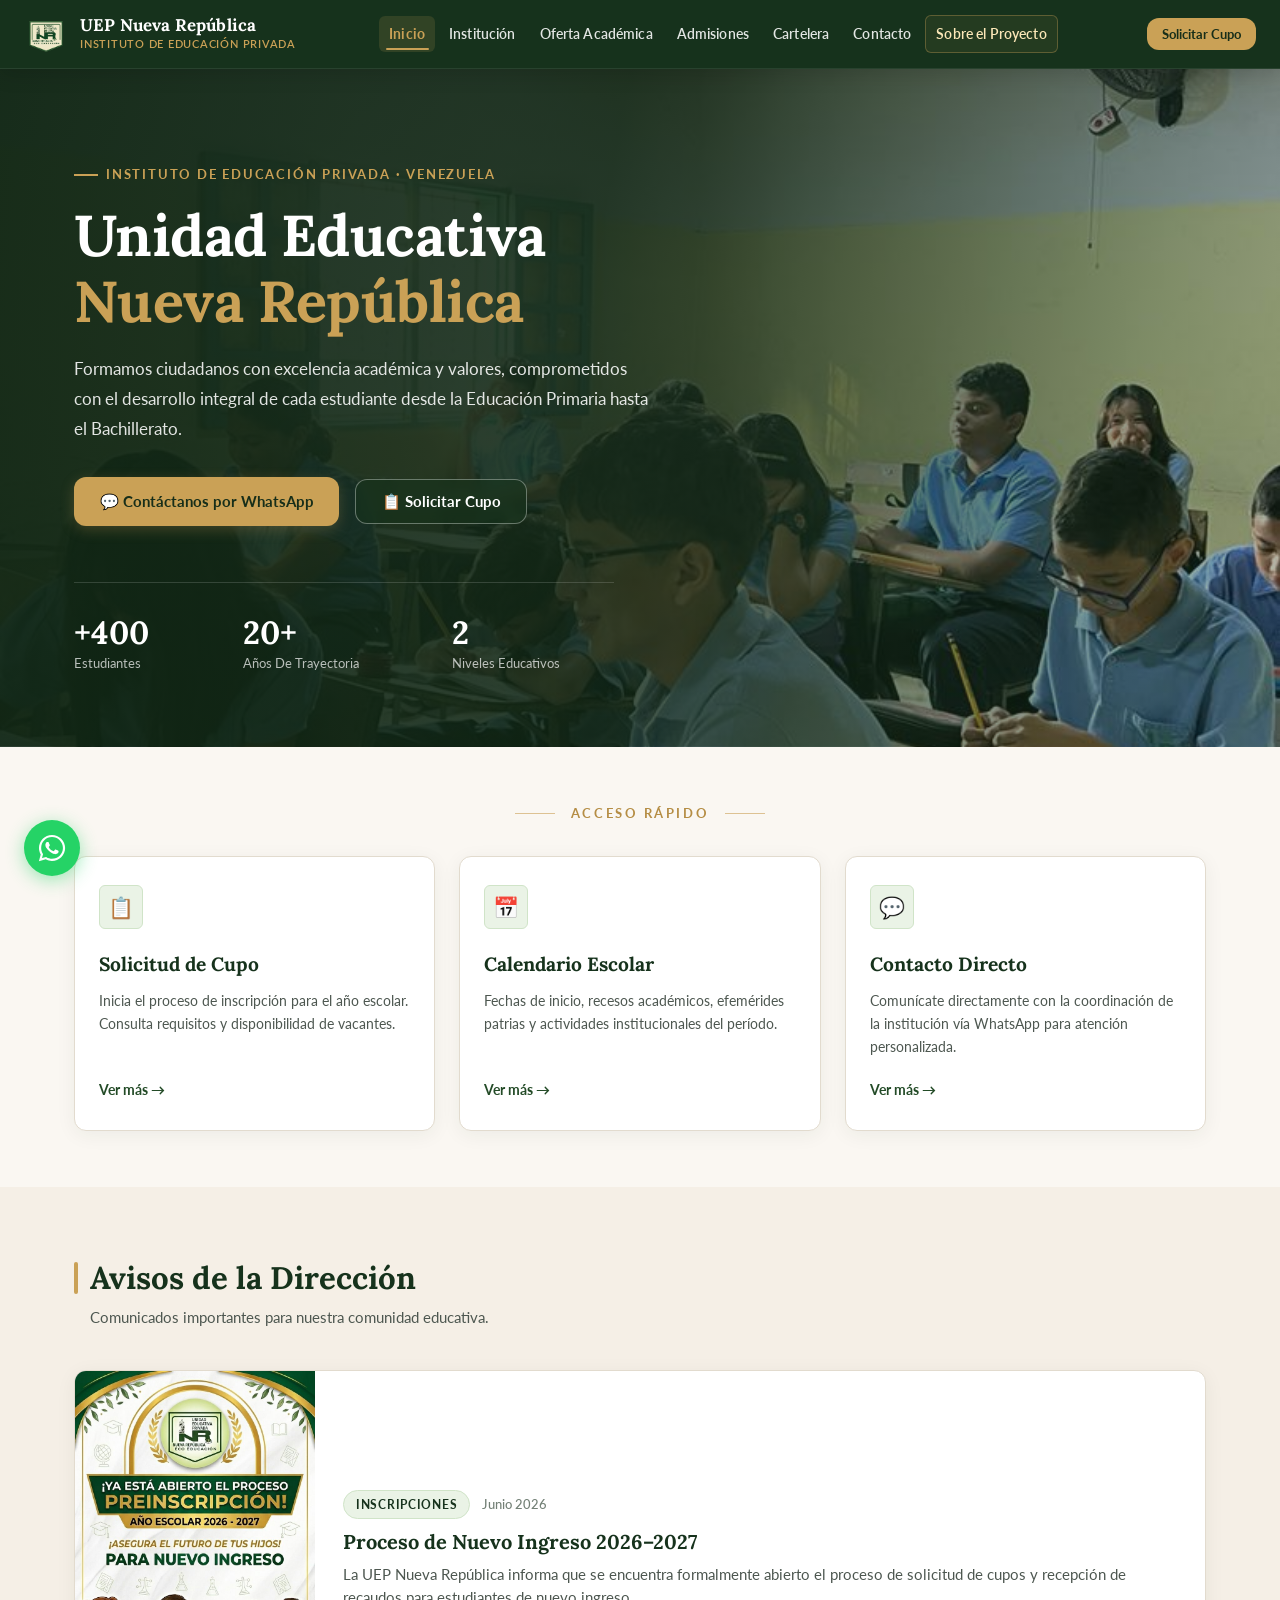
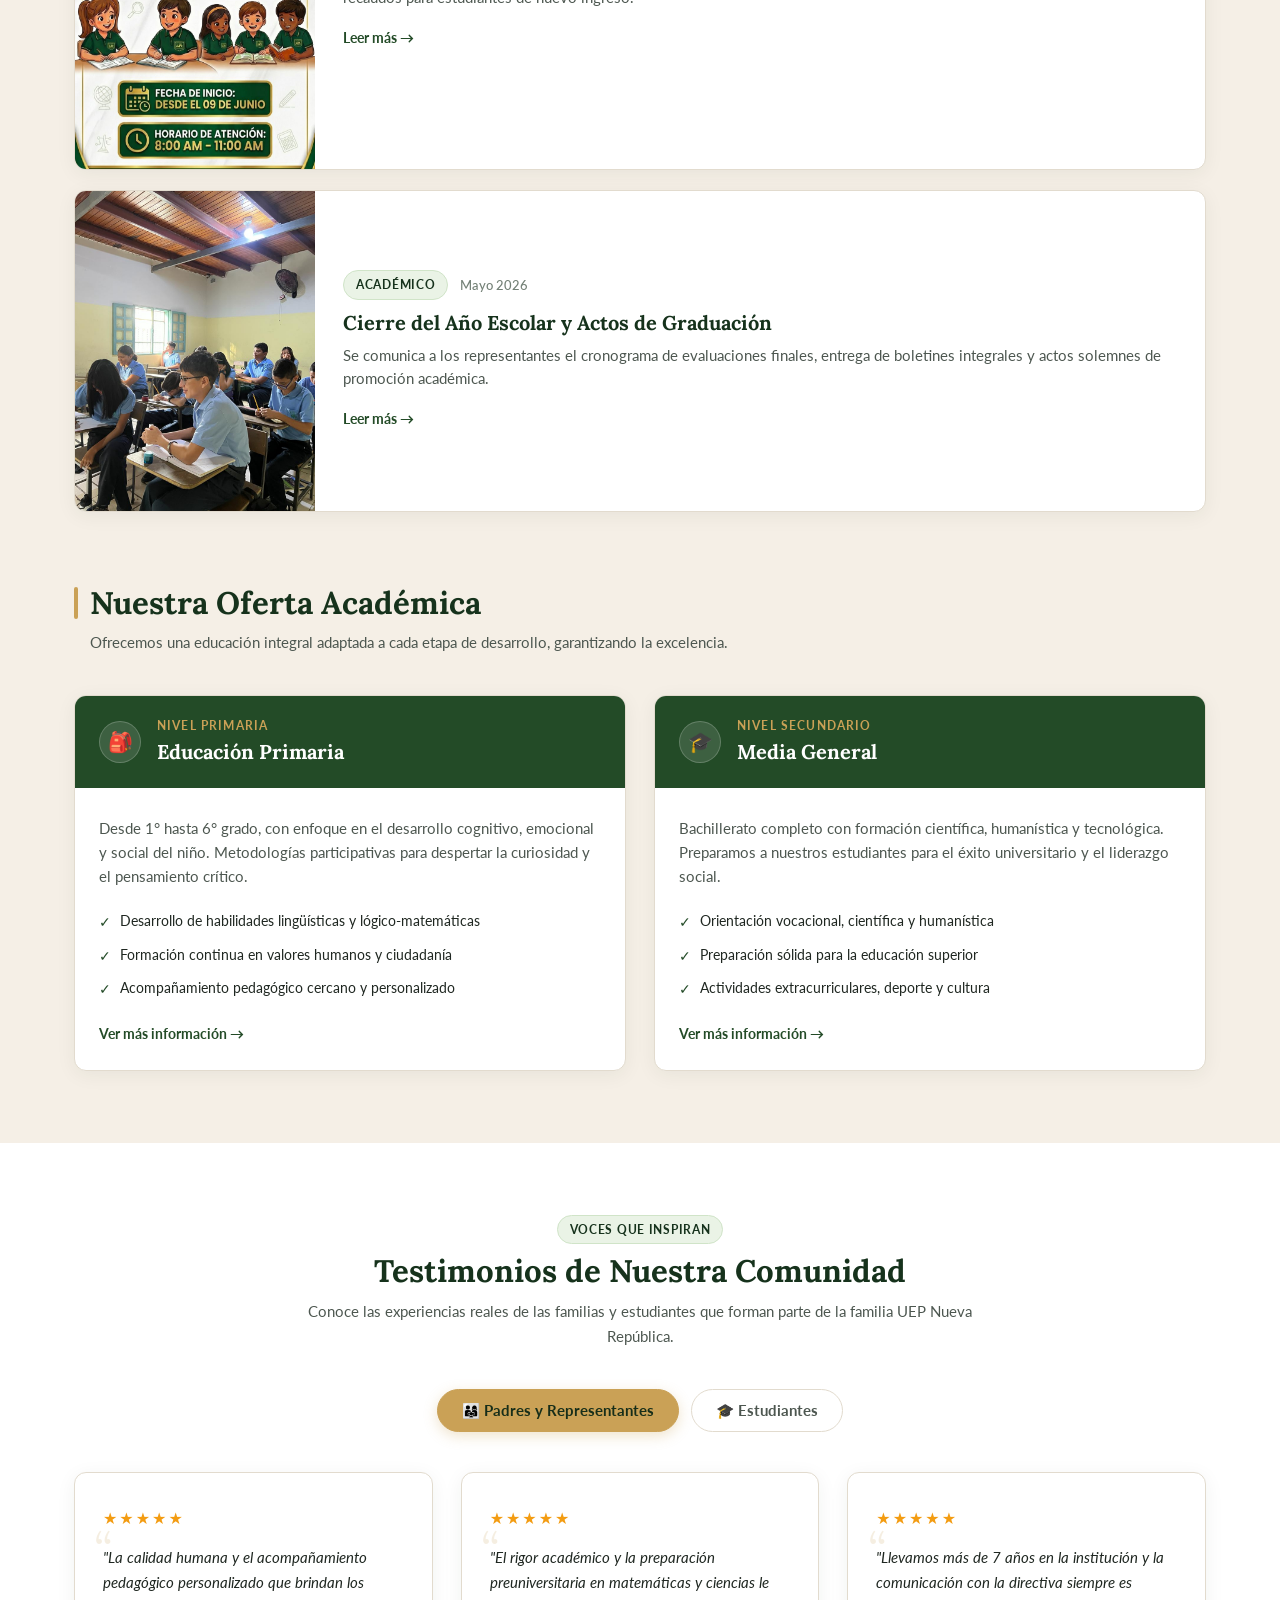
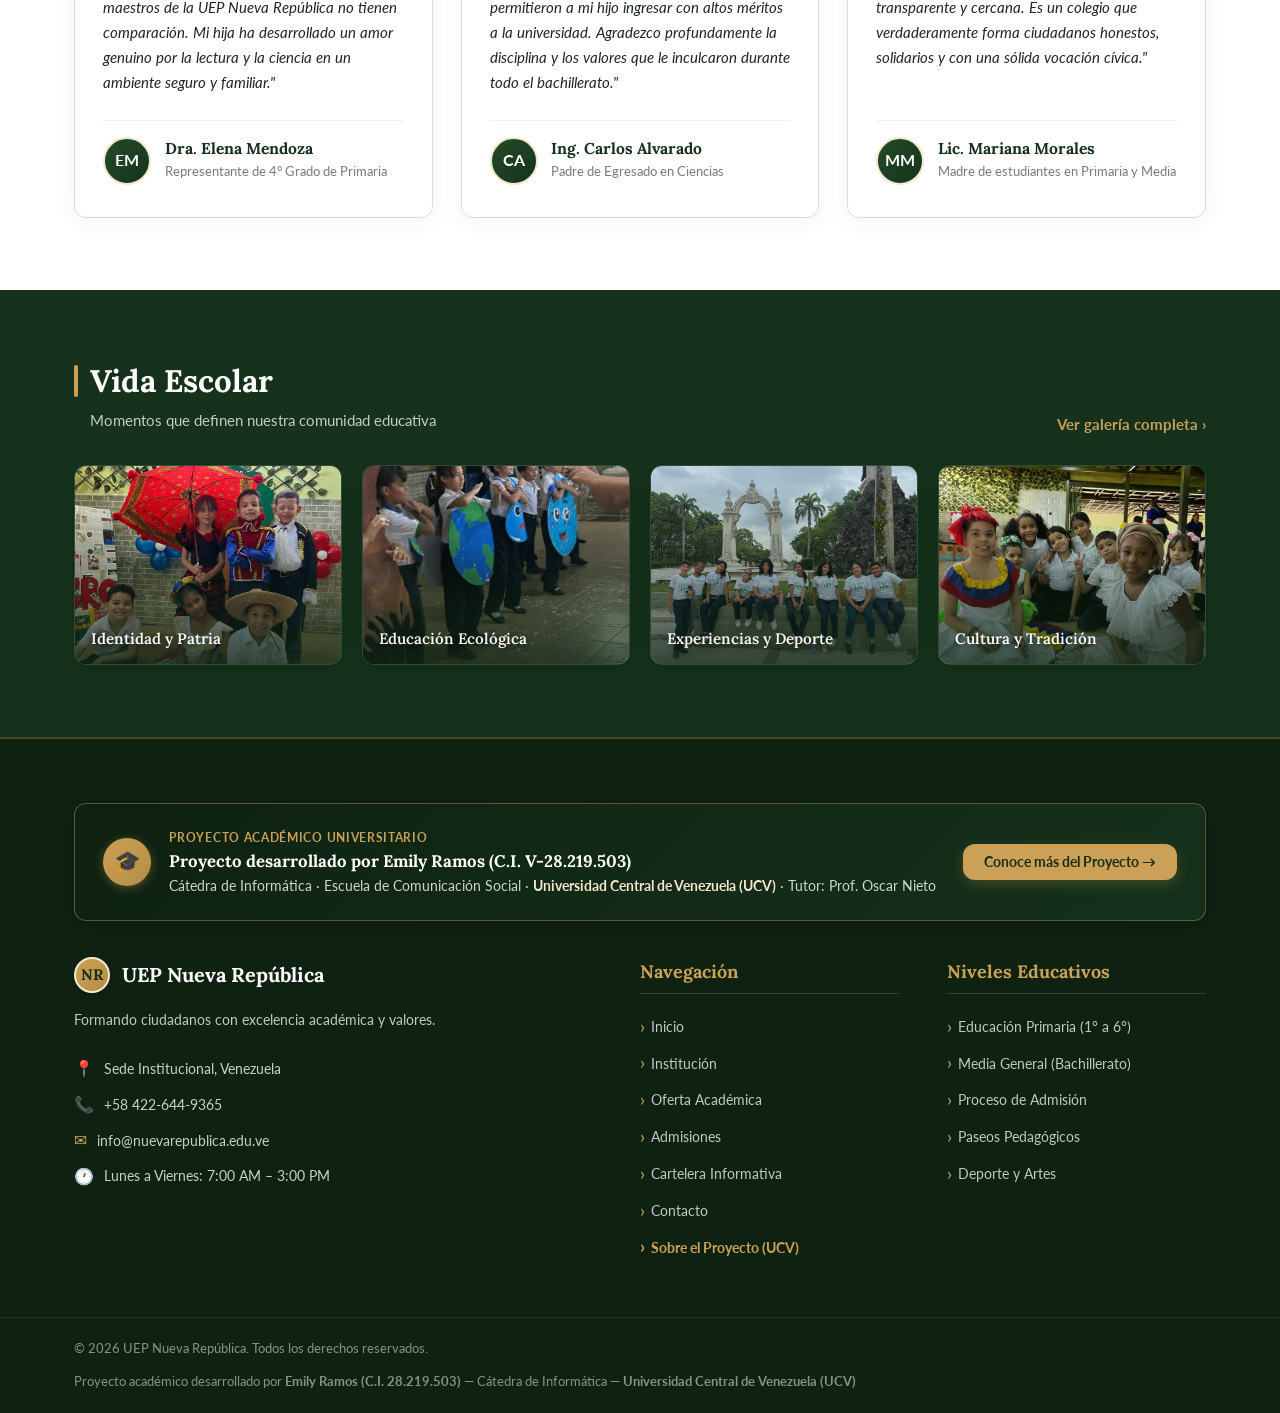
<file: index.html>
<!DOCTYPE html>
<html lang="es">

<head>
  <meta charset="UTF-8">
  <meta name="viewport" content="width=device-width, initial-scale=1.0">
  <meta name="description"
    content="Unidad Educativa Privada Nueva República — Formando ciudadanos con excelencia académica y valores desde la Educación Primaria hasta el Bachillerato.">
  <title>UEP Nueva República — Sitio Web Institucional</title>

  <!-- Tipografías Google Fonts: Lora (serif elegante) + Lato / Inter (sans-serif limpio) -->
  <link rel="preconnect" href="https://fonts.googleapis.com">
  <link rel="preconnect" href="https://fonts.gstatic.com" crossorigin>
  <link
    href="https://fonts.googleapis.com/css2?family=Lato:ital,wght@0,300;0,400;0,700;0,900;1,400&family=Lora:ital,wght@0,500;0,600;0,700;1,400;1,600&display=swap"
    rel="stylesheet">

  <style>
    /* ==========================================================================
       UEP NUEVA REPÚBLICA — SISTEMA DE DISEÑO INSTITUCIONAL RENOVADO
       Paleta: Verde Bosque Profundo + Dorado Ocre + Fondo Crema Cálido + Blanco Puro
       ========================================================================== */

    :root {
      /* Colores Institucionales Principales */
      --verde-bosque-oscuro: #16321c;
      --verde-bosque-profundo: #0f2212;
      --verde-institucional: #234b27;
      --verde-medio: #356b3b;
      --verde-claro: #5c9663;
      --verde-menta: #eaf3e6;
      --verde-menta-borde: #d0e4c8;

      /* Dorado / Acentos Ocre */
      --dorado: #caa156;
      --dorado-hover: #b58d44;
      --dorado-claro: #f4e8cb;
      --dorado-suave: #fcf8ee;

      /* Fondos y Neutros */
      --fondo-crema: #f5efe6;
      --fondo-crema-alt: #ece5d8;
      --fondo-crema-claro: #faf7f2;
      --blanco: #ffffff;

      /* Tipografía y Textos */
      --texto-oscuro: #1f2721;
      --texto-medio: #4d5750;
      --texto-suave: #738076;
      --borde-suave: #e2dbce;

      /* Sombras y Radios */
      --radio-sm: 6px;
      --radio-md: 12px;
      --radio-lg: 18px;
      --radio-pill: 50px;
      --sombra-card: 0 4px 20px rgba(22, 50, 28, 0.06);
      --sombra-hover: 0 12px 32px rgba(22, 50, 28, 0.12);

      /* Tipografías */
      --fuente-serif: 'Lora', Georgia, 'Times New Roman', serif;
      --fuente-cuerpo: 'Lato', system-ui, -apple-system, sans-serif;

      /* Transiciones */
      --transicion: all 0.28s cubic-bezier(0.4, 0, 0.2, 1);
    }

    /* ── Reset & Base ── */
    *,
    *::before,
    *::after {
      box-sizing: border-box;
      margin: 0;
      padding: 0;
    }

    html {
      scroll-behavior: smooth;
      font-size: 16px;
    }

    body {
      font-family: var(--fuente-cuerpo);
      font-size: 1rem;
      color: var(--texto-oscuro);
      background-color: var(--fondo-crema-claro);
      line-height: 1.65;
      -webkit-font-smoothing: antialiased;
    }

    img {
      max-width: 100%;
      height: auto;
      display: block;
    }

    a {
      color: inherit;
      text-decoration: none;
      transition: var(--transicion);
    }

    ul,
    ol {
      list-style: none;
    }

    button {
      font-family: inherit;
      cursor: pointer;
      border: none;
      background: none;
    }

    /* ── Contenedores y Estructura ── */
    .contenedor {
      max-width: 1180px;
      margin: 0 auto;
      padding: 0 1.5rem;
    }

    .seccion {
      padding: 4.5rem 0;
    }

    .seccion-crema {
      background-color: var(--fondo-crema);
    }

    .seccion-blanca {
      background-color: var(--blanco);
    }

    .seccion-verde {
      background-color: var(--verde-bosque-oscuro);
      color: var(--blanco);
    }

    /* ── Encabezados con Barra Dorada Distintiva ── */
    .encabezado-bloque {
      margin-bottom: 2.5rem;
    }

    .encabezado-bloque > .badge-menta,
    .encabezado-bloque > .badge-dorado,
    .encabezado-bloque > [class*="badge-"] {
      display: inline-block;
      margin-left: 1rem;
      margin-bottom: 0.6rem;
    }

    .encabezado-bloque[style*="text-align: center"] > .badge-menta,
    .encabezado-bloque[style*="text-align: center"] > .badge-dorado,
    .encabezado-bloque[style*="text-align: center"] > [class*="badge-"],
    .encabezado-bloque.centrado > .badge-menta,
    .encabezado-bloque.centrado > .badge-dorado,
    .encabezado-bloque.centrado > [class*="badge-"] {
      margin-left: 0;
    }

    .encabezado-bloque[style*="text-align: center"] .titulo-con-barra::before,
    .encabezado-bloque.centrado .titulo-con-barra::before {
      display: none;
    }

    .titulo-con-barra {
      display: inline-flex;
      align-items: center;
      position: relative;
      padding-left: 1rem;
      font-family: var(--fuente-serif);
      font-size: 1.95rem;
      font-weight: 700;
      color: var(--verde-bosque-oscuro);
      line-height: 1.25;
    }

    .titulo-con-barra::before {
      content: '';
      position: absolute;
      left: 0;
      top: 10%;
      bottom: 10%;
      width: 4px;
      background-color: var(--dorado);
      border-radius: 2px;
    }

    .seccion-verde .titulo-con-barra {
      color: var(--blanco);
    }

    .subtitulo-bloque {
      font-size: 0.95rem;
      color: var(--texto-medio);
      margin-top: 0.45rem;
      padding-left: 1rem;
    }

    .seccion-verde .subtitulo-bloque {
      color: rgba(255, 255, 255, 0.75);
    }

    /* ── Botones del Sistema ── */
    .btn-dorado {
      display: inline-flex;
      align-items: center;
      justify-content: center;
      gap: 0.5rem;
      background-color: var(--dorado);
      color: #172e19;
      font-weight: 700;
      font-size: 0.95rem;
      padding: 0.75rem 1.6rem;
      border-radius: var(--radio-md);
      transition: var(--transicion);
      box-shadow: 0 4px 14px rgba(202, 161, 86, 0.25);
    }

    .btn-dorado:hover {
      background-color: var(--dorado-hover);
      color: #ffffff;
      transform: translateY(-2px);
      box-shadow: 0 6px 20px rgba(202, 161, 86, 0.35);
    }

    .btn-outline-blanco {
      display: inline-flex;
      align-items: center;
      justify-content: center;
      gap: 0.5rem;
      background-color: rgba(22, 50, 28, 0.6);
      color: var(--blanco);
      font-weight: 700;
      font-size: 0.95rem;
      padding: 0.75rem 1.6rem;
      border-radius: var(--radio-md);
      border: 1.5px solid rgba(255, 255, 255, 0.35);
      backdrop-filter: blur(6px);
      transition: var(--transicion);
    }

    .btn-outline-blanco:hover {
      background-color: rgba(255, 255, 255, 0.15);
      border-color: var(--blanco);
      transform: translateY(-2px);
    }

    .btn-primario {
      display: inline-flex;
      align-items: center;
      justify-content: center;
      gap: 0.5rem;
      background-color: var(--verde-institucional);
      color: var(--blanco);
      font-weight: 700;
      font-size: 0.95rem;
      padding: 0.75rem 1.6rem;
      border-radius: var(--radio-md);
      transition: var(--transicion);
      box-shadow: 0 4px 14px rgba(35, 75, 39, 0.2);
    }

    .btn-primario:hover {
      background-color: var(--verde-bosque-oscuro);
      transform: translateY(-2px);
      box-shadow: 0 6px 20px rgba(35, 75, 39, 0.3);
    }

    .btn-secundario {
      display: inline-flex;
      align-items: center;
      justify-content: center;
      gap: 0.5rem;
      background-color: transparent;
      color: var(--verde-institucional);
      font-weight: 700;
      font-size: 0.95rem;
      padding: 0.7rem 1.5rem;
      border-radius: var(--radio-md);
      border: 1.5px solid var(--verde-institucional);
      transition: var(--transicion);
    }

    .btn-secundario:hover {
      background-color: var(--verde-institucional);
      color: var(--blanco);
      transform: translateY(-2px);
    }

    .enlace-flecha {
      display: inline-flex;
      align-items: center;
      gap: 0.35rem;
      font-weight: 700;
      font-size: 0.9rem;
      color: var(--verde-institucional);
      transition: var(--transicion);
    }

    .enlace-flecha:hover {
      color: var(--dorado-hover);
      transform: translateX(4px);
    }

    /* ── Badges y Tags ── */
    .badge-menta {
      display: inline-block;
      font-size: 0.75rem;
      font-weight: 700;
      text-transform: uppercase;
      letter-spacing: 0.06em;
      color: var(--verde-bosque-oscuro);
      background-color: var(--verde-menta);
      border: 1px solid var(--verde-menta-borde);
      padding: 0.25rem 0.75rem;
      border-radius: var(--radio-pill);
    }

    .badge-dorado {
      display: inline-block;
      font-size: 0.75rem;
      font-weight: 700;
      text-transform: uppercase;
      letter-spacing: 0.06em;
      color: #785217;
      background-color: var(--dorado-claro);
      border: 1px solid var(--dorado-borde);
      padding: 0.25rem 0.75rem;
      border-radius: var(--radio-pill);
    }

    /* ==========================================================================
       HEADER Y NAVEGACIÓN
       ========================================================================== */
    .header {
      position: sticky;
      top: 0;
      z-index: 1000;
      background-color: var(--verde-bosque-oscuro);
      border-bottom: 1px solid rgba(255, 255, 255, 0.08);
      box-shadow: 0 4px 20px rgba(0, 0, 0, 0.15);
    }

    .header__inner {
      display: flex;
      align-items: center;
      justify-content: space-between;
      padding: 0.75rem 1.5rem;
      max-width: 1360px;
      margin: 0 auto;
      gap: 0.75rem;
    }

    .header__logo {
      display: flex;
      align-items: center;
      gap: 0.75rem;
      text-decoration: none;
      flex-shrink: 0;
    }

    .header__logo-escudo {
      width: 42px;
      height: 42px;
      background: linear-gradient(135deg, var(--dorado), var(--dorado-hover));
      border-radius: 50%;
      display: flex;
      align-items: center;
      justify-content: center;
      font-family: var(--fuente-serif);
      font-size: 1.1rem;
      font-weight: 700;
      color: #172e19;
      flex-shrink: 0;
      border: 2px solid var(--dorado-claro);
      box-shadow: 0 2px 8px rgba(0, 0, 0, 0.2);
    }

    .header__logo-img {
      height: 44px;
      width: auto;
      object-fit: contain;
    }

    .header__logo-texto {
      display: flex;
      flex-direction: column;
    }

    .header__logo-nombre {
      font-family: var(--fuente-serif);
      font-size: 1.06rem;
      font-weight: 700;
      color: var(--blanco);
      line-height: 1.2;
      letter-spacing: 0.01em;
      white-space: nowrap;
    }

    .header__logo-sub {
      font-size: 0.68rem;
      color: var(--dorado);
      text-transform: uppercase;
      letter-spacing: 0.07em;
      font-weight: 600;
      white-space: nowrap;
    }

    .nav {
      display: flex;
      align-items: center;
    }

    .nav__lista {
      display: flex;
      align-items: center;
      gap: 0.2rem;
      list-style: none;
    }

    .nav__enlace {
      font-family: var(--fuente-cuerpo);
      font-size: 0.86rem;
      font-weight: 600;
      color: rgba(255, 255, 255, 0.88);
      padding: 0.42rem 0.65rem;
      border-radius: var(--radio-sm);
      transition: var(--transicion);
      letter-spacing: 0.01em;
      position: relative;
      white-space: nowrap;
      display: inline-block;
      text-decoration: none;
    }

    .nav__enlace:hover {
      color: var(--blanco);
      background-color: rgba(255, 255, 255, 0.1);
    }

    .nav__enlace.activo {
      color: var(--dorado);
      background-color: rgba(202, 161, 86, 0.15);
      font-weight: 700;
    }

    .nav__enlace.activo::after {
      content: '';
      position: absolute;
      bottom: 2px;
      left: 12%;
      right: 12%;
      height: 2px;
      background-color: var(--dorado);
      border-radius: 2px;
    }

    .nav__enlace[data-pagina="pagina-proyecto"] {
      border: 1px solid rgba(202, 161, 86, 0.35);
      background-color: rgba(202, 161, 86, 0.08);
      color: #fce8b8;
    }

    .nav__enlace[data-pagina="pagina-proyecto"]:hover {
      background-color: rgba(202, 161, 86, 0.22);
      color: #ffffff;
      border-color: var(--dorado);
    }

    .header__cta-btn {
      display: inline-flex;
      align-items: center;
      justify-content: center;
      background-color: var(--dorado);
      color: #172e19;
      font-weight: 700;
      font-size: 0.82rem;
      padding: 0.48rem 0.95rem;
      border-radius: var(--radio-md);
      transition: var(--transicion);
      margin-left: 0.35rem;
      white-space: nowrap;
      flex-shrink: 0;
    }

    .header__cta-btn:hover {
      background-color: var(--dorado-hover);
      color: #ffffff;
      transform: translateY(-1px);
    }

    .hamburguesa {
      display: none;
      flex-direction: column;
      gap: 5px;
      cursor: pointer;
      padding: 6px;
      background: none;
      border: none;
    }

    .hamburguesa span {
      display: block;
      width: 24px;
      height: 2px;
      background-color: var(--blanco);
      border-radius: 2px;
      transition: var(--transicion);
    }

    /* ==========================================================================
       HERO / BIENVENIDA
       ========================================================================== */
    .hero {
      position: relative;
      background-color: var(--verde-bosque-oscuro);
      background-image:
        linear-gradient(100deg, rgba(16, 38, 20, 0.96) 0%, rgba(16, 38, 20, 0.88) 45%, rgba(22, 50, 28, 0.45) 85%, rgba(22, 50, 28, 0.3) 100%),
        url('img/jovenes_aula_01.jpeg');
      background-position: center right;
      background-size: cover;
      background-repeat: no-repeat;
      padding: 5.5rem 0 4.5rem;
      overflow: hidden;
    }

    .hero__contenido {
      position: relative;
      z-index: 2;
      max-width: 680px;
    }

    .hero__pre-etiqueta {
      display: inline-flex;
      align-items: center;
      gap: 0.5rem;
      font-size: 0.8rem;
      font-weight: 700;
      text-transform: uppercase;
      letter-spacing: 0.14em;
      color: var(--dorado);
      margin-bottom: 1rem;
    }

    .hero__pre-etiqueta::before {
      content: '';
      display: inline-block;
      width: 24px;
      height: 2px;
      background-color: var(--dorado);
    }

    .hero__titulo {
      font-family: var(--fuente-serif);
      font-size: clamp(2.3rem, 4.5vw, 3.6rem);
      font-weight: 700;
      color: var(--blanco);
      line-height: 1.15;
      margin-bottom: 1.25rem;
      letter-spacing: -0.01em;
    }

    .hero__titulo span {
      color: var(--dorado);
      display: block;
    }

    .hero__descripcion {
      font-size: 1.08rem;
      color: rgba(255, 255, 255, 0.88);
      line-height: 1.75;
      margin-bottom: 2rem;
      max-width: 580px;
    }

    .hero__acciones {
      display: flex;
      gap: 1rem;
      flex-wrap: wrap;
      align-items: center;
      margin-bottom: 3.5rem;
    }

    .hero__stats {
      display: grid;
      grid-template-columns: repeat(3, auto);
      gap: 2.5rem;
      padding-top: 2rem;
      border-top: 1px solid rgba(255, 255, 255, 0.15);
      max-width: 540px;
    }

    .hero__stat-item {
      display: flex;
      flex-direction: column;
    }

    .hero__stat-numero {
      font-family: var(--fuente-serif);
      font-size: 2rem;
      font-weight: 700;
      color: var(--blanco);
      line-height: 1.1;
    }

    .hero__stat-etiqueta {
      font-size: 0.82rem;
      color: rgba(255, 255, 255, 0.7);
      margin-top: 0.2rem;
      text-transform: capitalize;
    }

    /* ==========================================================================
       SECCIÓN: ACCESO RÁPIDO
       ========================================================================== */
    .acceso-rapido {
      padding: 3.5rem 0;
      background-color: var(--fondo-crema-claro);
    }

    .acceso-rapido__badge-centro {
      text-align: center;
      font-size: 0.8rem;
      font-weight: 700;
      text-transform: uppercase;
      letter-spacing: 0.2em;
      color: var(--dorado-hover);
      margin-bottom: 2rem;
      display: flex;
      align-items: center;
      justify-content: center;
      gap: 1rem;
    }

    .acceso-rapido__badge-centro::before,
    .acceso-rapido__badge-centro::after {
      content: '';
      display: inline-block;
      width: 40px;
      height: 1px;
      background-color: var(--dorado);
      opacity: 0.6;
    }

    .acceso-rapido__grid {
      display: grid;
      grid-template-columns: repeat(3, 1fr);
      gap: 1.5rem;
    }

    .tarjeta-acceso-renovada {
      background-color: var(--blanco);
      border: 1px solid var(--borde-suave);
      border-radius: var(--radio-md);
      padding: 1.75rem 1.5rem;
      transition: var(--transicion);
      display: flex;
      flex-direction: column;
      box-shadow: var(--sombra-card);
      cursor: pointer;
    }

    .tarjeta-acceso-renovada:hover {
      transform: translateY(-4px);
      box-shadow: var(--sombra-hover);
      border-color: var(--dorado);
    }

    .tarjeta-acceso__icono-caja {
      width: 44px;
      height: 44px;
      background-color: var(--verde-menta);
      border: 1px solid var(--verde-menta-borde);
      border-radius: var(--radio-sm);
      display: flex;
      align-items: center;
      justify-content: center;
      font-size: 1.3rem;
      color: var(--verde-institucional);
      margin-bottom: 1.25rem;
    }

    .tarjeta-acceso__titulo {
      font-family: var(--fuente-serif);
      font-size: 1.2rem;
      font-weight: 700;
      color: var(--verde-bosque-oscuro);
      margin-bottom: 0.5rem;
    }

    .tarjeta-acceso__descripcion {
      font-size: 0.9rem;
      color: var(--texto-medio);
      line-height: 1.6;
      margin-bottom: 1.25rem;
      flex: 1;
    }

    /* ==========================================================================
       SECCIÓN: AVISOS DE LA DIRECCIÓN
       ========================================================================== */
    .avisos-grid-horizontal {
      display: flex;
      flex-direction: column;
      gap: 1.25rem;
    }

    .aviso-card-horizontal {
      background-color: var(--blanco);
      border: 1px solid var(--borde-suave);
      border-radius: var(--radio-md);
      overflow: hidden;
      display: grid;
      grid-template-columns: 240px 1fr;
      box-shadow: var(--sombra-card);
      transition: var(--transicion);
    }

    .aviso-card-horizontal:hover {
      transform: translateY(-3px);
      box-shadow: var(--sombra-hover);
      border-color: var(--dorado);
    }

    .aviso-card__img-box {
      height: 100%;
      min-height: 180px;
      overflow: hidden;
    }

    .aviso-card__img-box img {
      width: 100%;
      height: 100%;
      object-fit: cover;
      transition: transform 0.4s ease;
    }

    .aviso-card-horizontal:hover .aviso-card__img-box img {
      transform: scale(1.04);
    }

    .aviso-card__cuerpo {
      padding: 1.5rem 1.75rem;
      display: flex;
      flex-direction: column;
      justify-content: center;
    }

    .aviso-card__meta {
      display: flex;
      align-items: center;
      gap: 0.75rem;
      margin-bottom: 0.6rem;
    }

    .aviso-card__fecha {
      font-size: 0.82rem;
      color: var(--texto-suave);
      font-weight: 500;
    }

    .aviso-card__titulo {
      font-family: var(--fuente-serif);
      font-size: 1.25rem;
      font-weight: 700;
      color: var(--verde-bosque-oscuro);
      margin-bottom: 0.5rem;
      line-height: 1.3;
    }

    .aviso-card__extracto {
      font-size: 0.92rem;
      color: var(--texto-medio);
      line-height: 1.6;
      margin-bottom: 1rem;
    }

    /* ==========================================================================
       SECCIÓN: NUESTRA OFERTA ACADÉMICA
       ========================================================================== */
    .oferta-academica-grid {
      display: grid;
      grid-template-columns: repeat(2, 1fr);
      gap: 1.75rem;
    }

    .tarjeta-oferta-renovada {
      background-color: var(--blanco);
      border: 1px solid var(--borde-suave);
      border-radius: var(--radio-md);
      overflow: hidden;
      box-shadow: var(--sombra-card);
      display: flex;
      flex-direction: column;
      transition: var(--transicion);
    }

    .tarjeta-oferta-renovada:hover {
      transform: translateY(-4px);
      box-shadow: var(--sombra-hover);
      border-color: var(--dorado);
    }

    .tarjeta-oferta__cabecera {
      background-color: var(--verde-institucional);
      padding: 1.25rem 1.5rem;
      display: flex;
      align-items: center;
      gap: 1rem;
    }

    .tarjeta-oferta__icono-circulo {
      width: 42px;
      height: 42px;
      background-color: rgba(255, 255, 255, 0.12);
      border: 1px solid rgba(255, 255, 255, 0.2);
      border-radius: 50%;
      display: flex;
      align-items: center;
      justify-content: center;
      font-size: 1.25rem;
      color: var(--blanco);
      flex-shrink: 0;
    }

    .tarjeta-oferta__titulos {
      display: flex;
      flex-direction: column;
    }

    .tarjeta-oferta__sub {
      font-size: 0.72rem;
      font-weight: 700;
      text-transform: uppercase;
      letter-spacing: 0.1em;
      color: var(--dorado);
    }

    .tarjeta-oferta__nombre {
      font-family: var(--fuente-serif);
      font-size: 1.25rem;
      font-weight: 700;
      color: var(--blanco);
    }

    .tarjeta-oferta__cuerpo {
      padding: 1.75rem 1.5rem;
      flex: 1;
      display: flex;
      flex-direction: column;
    }

    .tarjeta-oferta__desc {
      font-size: 0.92rem;
      color: var(--texto-medio);
      line-height: 1.65;
      margin-bottom: 1.25rem;
    }

    .tarjeta-oferta__lista {
      display: flex;
      flex-direction: column;
      gap: 0.6rem;
      margin-bottom: 1.5rem;
      flex: 1;
    }

    .tarjeta-oferta__item {
      display: flex;
      align-items: flex-start;
      gap: 0.6rem;
      font-size: 0.88rem;
      color: var(--texto-oscuro);
    }

    .tarjeta-oferta__check {
      color: var(--verde-institucional);
      font-weight: 700;
      flex-shrink: 0;
      margin-top: 1px;
    }

    /* ==========================================================================
       SECCIÓN: VIDA ESCOLAR (GALERÍA 4 COLUMNAS)
       ========================================================================== */
    .vida-escolar__cabecera-flex {
      display: flex;
      align-items: flex-end;
      justify-content: space-between;
      margin-bottom: 2rem;
      flex-wrap: wrap;
      gap: 1rem;
    }

    .vida-escolar__enlace-ver-mas {
      color: var(--dorado);
      font-weight: 700;
      font-size: 0.92rem;
      display: inline-flex;
      align-items: center;
      gap: 0.35rem;
      transition: var(--transicion);
    }

    .vida-escolar__enlace-ver-mas:hover {
      color: var(--blanco);
      transform: translateX(4px);
    }

    .galeria-cuatro-cols {
      display: grid;
      grid-template-columns: repeat(4, 1fr);
      gap: 1.25rem;
    }

    .galeria-card {
      position: relative;
      border-radius: var(--radio-md);
      overflow: hidden;
      height: 200px;
      border: 1px solid rgba(255, 255, 255, 0.12);
      box-shadow: 0 4px 16px rgba(0, 0, 0, 0.2);
    }

    .galeria-card img {
      width: 100%;
      height: 100%;
      object-fit: cover;
      transition: transform 0.5s ease;
    }

    .galeria-card:hover img {
      transform: scale(1.08);
    }

    .galeria-card__overlay {
      position: absolute;
      inset: 0;
      background: linear-gradient(to top, rgba(16, 38, 20, 0.85) 0%, rgba(16, 38, 20, 0.2) 60%, transparent 100%);
      display: flex;
      align-items: flex-end;
      padding: 1rem;
      opacity: 0.95;
      transition: opacity 0.3s ease;
    }

    .galeria-card:hover .galeria-card__overlay {
      opacity: 1;
    }

    .galeria-card__texto {
      font-family: var(--fuente-serif);
      font-size: 0.95rem;
      font-weight: 600;
      color: var(--blanco);
      line-height: 1.25;
      text-shadow: 0 2px 4px rgba(0, 0, 0, 0.5);
    }

    /* ==========================================================================
       FOOTER RENOVADO
       ========================================================================== */
    .footer {
      background-color: var(--verde-bosque-profundo);
      color: var(--blanco);
      padding: 4rem 0 0;
      border-top: 2px solid rgba(202, 161, 86, 0.3);
    }

    .footer__grid {
      display: grid;
      grid-template-columns: 2fr 1fr 1fr;
      gap: 3rem;
      padding-bottom: 3.5rem;
    }

    .footer__marca-header {
      display: flex;
      align-items: center;
      gap: 0.75rem;
      margin-bottom: 1rem;
    }

    .footer__marca-nombre {
      font-family: var(--fuente-serif);
      font-size: 1.25rem;
      font-weight: 700;
      color: var(--blanco);
    }

    .footer__marca-slogan {
      font-size: 0.9rem;
      color: rgba(255, 255, 255, 0.75);
      margin-bottom: 1.5rem;
      line-height: 1.55;
    }

    .footer__datos-lista {
      display: flex;
      flex-direction: column;
      gap: 0.6rem;
      font-size: 0.88rem;
      color: rgba(255, 255, 255, 0.78);
    }

    .footer__dato-item {
      display: flex;
      align-items: center;
      gap: 0.6rem;
    }

    .footer__dato-icono {
      color: var(--dorado);
      font-size: 1rem;
      flex-shrink: 0;
    }

    .footer__col-titulo {
      font-family: var(--fuente-serif);
      font-size: 1.125rem;
      font-weight: 700;
      color: var(--dorado);
      margin-bottom: 1.25rem;
      padding-bottom: 0.4rem;
      border-bottom: 1px solid rgba(202, 161, 86, 0.25);
    }

    .footer__enlaces-lista {
      display: flex;
      flex-direction: column;
      gap: 0.65rem;
    }

    .footer__enlace-item {
      font-size: 0.88rem;
      color: rgba(255, 255, 255, 0.75);
      transition: var(--transicion);
      display: inline-flex;
      align-items: center;
      gap: 0.4rem;
    }

    .footer__enlace-item::before {
      content: '›';
      color: var(--dorado);
      font-size: 1.1rem;
      line-height: 1;
    }

    .footer__enlace-item:hover {
      color: var(--dorado);
      transform: translateX(4px);
    }

    .footer__barra-inferior {
      border-top: 1px solid rgba(255, 255, 255, 0.08);
      padding: 1.25rem 0;
      font-size: 0.82rem;
      color: rgba(255, 255, 255, 0.5);
    }

    .footer__barra-inferior .contenedor {
      display: flex;
      justify-content: space-between;
      align-items: center;
      flex-wrap: wrap;
      gap: 0.75rem;
    }

    /* ==========================================================================
       PÁGINAS INTERIOR / PESTAÑAS (INSTITUCIÓN, OFERTA, ADMISIONES, ETC.)
       ========================================================================== */
    .pagina {
      display: none;
    }

    .pagina.visible {
      display: block;
    }

    .encabezado-interior {
      background: linear-gradient(135deg, var(--verde-bosque-oscuro), var(--verde-institucional));
      padding: 3.5rem 0 3rem;
      text-align: center;
      position: relative;
      border-bottom: 3px solid var(--dorado);
    }

    .encabezado-interior__titulo {
      font-family: var(--fuente-serif);
      font-size: 2.4rem;
      font-weight: 700;
      color: var(--blanco);
    }

    .encabezado-interior__subtitulo {
      color: var(--dorado);
      font-size: 1.05rem;
      margin-top: 0.5rem;
      font-weight: 500;
    }

    .migas {
      display: flex;
      justify-content: center;
      gap: 0.5rem;
      margin-top: 0.85rem;
      font-size: 0.88rem;
      color: rgba(255, 255, 255, 0.7);
    }

    .migas a {
      color: var(--blanco);
    }

    .migas a:hover {
      color: var(--dorado);
      text-decoration: underline;
    }

    /* Misión, Visión, Valores */
    .mvv__grid {
      display: grid;
      grid-template-columns: repeat(3, 1fr);
      gap: 1.5rem;
    }

    .mvv-tarjeta {
      background-color: var(--blanco);
      border-radius: var(--radio-md);
      padding: 2rem 1.75rem;
      border: 1px solid var(--borde-suave);
      border-top: 4px solid var(--verde-institucional);
      box-shadow: var(--sombra-card);
      transition: var(--transicion);
    }

    .mvv-tarjeta:hover {
      transform: translateY(-4px);
      box-shadow: var(--sombra-hover);
      border-top-color: var(--dorado);
    }

    .mvv-tarjeta__icono {
      font-size: 2.2rem;
      margin-bottom: 1rem;
      color: var(--verde-institucional);
    }

    .mvv-tarjeta__titulo {
      font-family: var(--fuente-serif);
      font-size: 1.3rem;
      font-weight: 700;
      color: var(--verde-bosque-oscuro);
      margin-bottom: 0.75rem;
    }

    .mvv-tarjeta p {
      font-size: 0.92rem;
      color: var(--texto-medio);
      line-height: 1.7;
    }

    /* Reseña Histórica */
    .historia__contenido {
      display: grid;
      grid-template-columns: 1fr 1fr;
      gap: 2.5rem;
      align-items: center;
    }

    .historia__texto p {
      margin-bottom: 1rem;
      color: var(--texto-medio);
      font-size: 0.95rem;
      line-height: 1.75;
    }

    .historia__img-box {
      border-radius: var(--radio-md);
      overflow: hidden;
      box-shadow: var(--sombra-card);
      border: 2px solid var(--borde-suave);
      height: 320px;
    }

    .historia__img-box img {
      width: 100%;
      height: 100%;
      object-fit: cover;
    }

    /* Equipo Directivo */
    .directivo__grid {
      display: grid;
      grid-template-columns: repeat(3, 1fr);
      gap: 1.5rem;
    }

    .directivo-tarjeta {
      text-align: center;
      padding: 2rem 1.5rem;
      background-color: var(--blanco);
      border-radius: var(--radio-md);
      border: 1px solid var(--borde-suave);
      box-shadow: var(--sombra-card);
      transition: var(--transicion);
    }

    .directivo-tarjeta:hover {
      transform: translateY(-4px);
      box-shadow: var(--sombra-hover);
      border-color: var(--dorado);
    }

    .directivo-tarjeta__avatar {
      width: 80px;
      height: 80px;
      border-radius: 50%;
      background: linear-gradient(135deg, var(--verde-institucional), var(--verde-medio));
      display: flex;
      align-items: center;
      justify-content: center;
      font-family: var(--fuente-serif);
      font-size: 1.6rem;
      font-weight: 700;
      color: var(--blanco);
      margin: 0 auto 1rem;
      border: 3px solid var(--dorado);
    }

    .directivo-tarjeta__nombre {
      font-family: var(--fuente-serif);
      font-size: 1.15rem;
      font-weight: 700;
      color: var(--verde-bosque-oscuro);
    }

    .directivo-tarjeta__cargo {
      font-size: 0.85rem;
      color: var(--dorado-hover);
      font-weight: 700;
      margin-top: 0.25rem;
    }

    /* Marco Legal */
    .legal__grid {
      display: grid;
      grid-template-columns: repeat(3, 1fr);
      gap: 1.25rem;
    }

    .legal__item {
      display: flex;
      align-items: flex-start;
      gap: 1rem;
      padding: 1.5rem;
      background-color: var(--blanco);
      border-radius: var(--radio-md);
      border: 1px solid var(--borde-suave);
      box-shadow: var(--sombra-card);
    }

    .legal__item-icono {
      font-size: 1.75rem;
      flex-shrink: 0;
    }

    .legal__item-titulo {
      font-family: var(--fuente-serif);
      font-weight: 700;
      font-size: 1rem;
      color: var(--verde-bosque-oscuro);
      margin-bottom: 0.35rem;
    }

    .legal__item-texto {
      font-size: 0.85rem;
      color: var(--texto-medio);
      line-height: 1.6;
    }

    /* Plan de estudios materias */
    .plan-estudios__grid {
      display: grid;
      grid-template-columns: repeat(auto-fill, minmax(180px, 1fr));
      gap: 0.75rem;
      margin-top: 1.25rem;
    }

    .materia-chip {
      background-color: var(--blanco);
      border: 1px solid var(--borde-suave);
      border-left: 3px solid var(--verde-institucional);
      border-radius: var(--radio-sm);
      padding: 0.7rem 0.9rem;
      font-size: 0.85rem;
      font-weight: 700;
      color: var(--verde-bosque-oscuro);
      transition: var(--transicion);
    }

    .materia-chip:hover {
      border-left-color: var(--dorado);
      background-color: var(--dorado-suave);
      transform: translateX(2px);
    }

    /* Admisiones */
    .paso {
      display: flex;
      gap: 1rem;
      margin-bottom: 1.25rem;
      align-items: flex-start;
    }

    .paso__numero {
      flex-shrink: 0;
      width: 40px;
      height: 40px;
      border-radius: 50%;
      background-color: var(--verde-institucional);
      color: var(--blanco);
      font-family: var(--fuente-serif);
      font-size: 1.15rem;
      font-weight: 700;
      display: flex;
      align-items: center;
      justify-content: center;
      box-shadow: 0 2px 8px rgba(35, 75, 39, 0.25);
    }

    .paso__contenido-titulo {
      font-family: var(--fuente-serif);
      font-size: 1.05rem;
      font-weight: 700;
      color: var(--verde-bosque-oscuro);
      margin-bottom: 0.2rem;
    }

    .paso__contenido-texto {
      color: var(--texto-medio);
      font-size: 0.88rem;
      line-height: 1.6;
    }

    .formulario-box {
      background-color: var(--blanco);
      border-radius: var(--radio-md);
      padding: 2.25rem;
      border: 1px solid var(--borde-suave);
      box-shadow: var(--sombra-card);
      border-top: 4px solid var(--verde-institucional);
    }

    .campo-grupo {
      display: grid;
      grid-template-columns: 1fr 1fr;
      gap: 1rem;
      margin-bottom: 1rem;
    }

    .campo {
      display: flex;
      flex-direction: column;
      margin-bottom: 1rem;
    }

    .campo label {
      font-size: 0.85rem;
      font-weight: 700;
      color: var(--verde-bosque-oscuro);
      margin-bottom: 0.35rem;
    }

    .campo input,
    .campo select,
    .campo textarea {
      font-family: var(--fuente-cuerpo);
      font-size: 0.92rem;
      color: var(--texto-oscuro);
      background-color: var(--fondo-crema-claro);
      border: 1px solid var(--borde-suave);
      border-radius: var(--radio-sm);
      padding: 0.75rem 1rem;
      transition: var(--transicion);
      outline: none;
    }

    .campo input:focus,
    .campo select:focus,
    .campo textarea:focus {
      border-color: var(--verde-institucional);
      background-color: var(--blanco);
      box-shadow: 0 0 0 3px rgba(35, 75, 39, 0.12);
    }

    .campo textarea {
      resize: vertical;
      min-height: 90px;
    }

    /* Cartelera */
    .cartelera__filtros {
      display: flex;
      gap: 0.5rem;
      flex-wrap: wrap;
      margin-bottom: 2rem;
    }

    .filtro-btn {
      padding: 0.45rem 1.15rem;
      border-radius: var(--radio-pill);
      border: 1.5px solid var(--borde-suave);
      background-color: var(--blanco);
      color: var(--texto-medio);
      font-size: 0.88rem;
      font-weight: 700;
      cursor: pointer;
      transition: var(--transicion);
    }

    .filtro-btn:hover,
    .filtro-btn.activo {
      background-color: var(--verde-institucional);
      border-color: var(--verde-institucional);
      color: var(--blanco);
    }

    .cartelera__grid {
      display: grid;
      grid-template-columns: repeat(2, 1fr);
      gap: 1.5rem;
    }

    .entrada-tarjeta {
      background-color: var(--blanco);
      border: 1px solid var(--borde-suave);
      border-radius: var(--radio-md);
      overflow: hidden;
      box-shadow: var(--sombra-card);
      transition: var(--transicion);
      display: flex;
      flex-direction: column;
    }

    .entrada-tarjeta:hover {
      transform: translateY(-4px);
      box-shadow: var(--sombra-hover);
      border-color: var(--dorado);
    }

    .entrada-tarjeta__imagen {
      height: 180px;
      overflow: hidden;
    }

    .entrada-tarjeta__imagen img {
      width: 100%;
      height: 100%;
      object-fit: cover;
    }

    .entrada-tarjeta__cuerpo {
      padding: 1.5rem;
      flex: 1;
      display: flex;
      flex-direction: column;
    }

    .paginacion {
      display: flex;
      justify-content: center;
      gap: 0.5rem;
      margin-top: 2.5rem;
    }

    .pagina-btn {
      width: 38px;
      height: 38px;
      border-radius: var(--radio-sm);
      border: 1px solid var(--borde-suave);
      background-color: var(--blanco);
      color: var(--verde-bosque-oscuro);
      font-weight: 700;
      cursor: pointer;
      display: flex;
      align-items: center;
      justify-content: center;
      transition: var(--transicion);
    }

    .pagina-btn.activo,
    .pagina-btn:hover {
      background-color: var(--verde-institucional);
      border-color: var(--verde-institucional);
      color: var(--blanco);
    }

    /* Contacto */
    .contacto__grid {
      display: grid;
      grid-template-columns: 1fr 1fr;
      gap: 2.5rem;
    }

    .contacto__info-item {
      display: flex;
      align-items: flex-start;
      gap: 1rem;
      margin-bottom: 1.25rem;
      padding: 1.25rem;
      background-color: var(--blanco);
      border: 1px solid var(--borde-suave);
      border-radius: var(--radio-md);
      box-shadow: var(--sombra-card);
    }

    .contacto__icono {
      font-size: 1.5rem;
      color: var(--verde-institucional);
      flex-shrink: 0;
    }

    .contacto__dato-titulo {
      font-family: var(--fuente-serif);
      font-weight: 700;
      color: var(--verde-bosque-oscuro);
      margin-bottom: 0.2rem;
      font-size: 0.95rem;
    }

    .contacto__dato-valor {
      color: var(--texto-medio);
      font-size: 0.88rem;
    }

    .mapa-box {
      border-radius: var(--radio-md);
      overflow: hidden;
      box-shadow: var(--sombra-card);
      border: 2px solid var(--borde-suave);
      height: 380px;
    }

    /* ==========================================================================
       PENSUM ACADÉMICO Y CURRÍCULO
       ========================================================================== */
    .pensum-nav {
      display: flex;
      justify-content: center;
      gap: 0.75rem;
      margin-bottom: 2.5rem;
      flex-wrap: wrap;
    }

    .pensum-tab-btn {
      padding: 0.75rem 1.6rem;
      font-size: 0.95rem;
      font-weight: 700;
      border-radius: var(--radio-pill);
      border: 1.5px solid var(--borde-suave);
      background-color: var(--blanco);
      color: var(--texto-medio);
      cursor: pointer;
      transition: var(--transicion);
      display: inline-flex;
      align-items: center;
      gap: 0.5rem;
    }

    .pensum-tab-btn:hover {
      border-color: var(--verde-institucional);
      color: var(--verde-bosque-oscuro);
      transform: translateY(-2px);
    }

    .pensum-tab-btn.activo {
      background-color: var(--verde-institucional);
      border-color: var(--verde-institucional);
      color: var(--blanco);
      box-shadow: 0 4px 14px rgba(35, 75, 39, 0.25);
    }

    .pensum-panel {
      display: none;
    }

    .pensum-panel.activo {
      display: block;
      animation: fadeIn 0.4s ease-in-out;
    }

    .pensum-grid {
      display: grid;
      grid-template-columns: repeat(auto-fit, minmax(320px, 1fr));
      gap: 1.75rem;
    }

    .pensum-card {
      background-color: var(--blanco);
      border-radius: var(--radio-md);
      border: 1px solid var(--borde-suave);
      box-shadow: var(--sombra-card);
      overflow: hidden;
      display: flex;
      flex-direction: column;
      transition: var(--transicion);
    }

    .pensum-card:hover {
      transform: translateY(-4px);
      box-shadow: var(--sombra-hover);
      border-color: var(--dorado-claro);
    }

    .pensum-card__header {
      padding: 1.25rem 1.5rem;
      background: linear-gradient(135deg, var(--verde-bosque-oscuro), var(--verde-institucional));
      color: var(--blanco);
      display: flex;
      align-items: center;
      justify-content: space-between;
    }

    .pensum-card__header.dorado {
      background: linear-gradient(135deg, #2b2416, #42351e);
      border-bottom: 2px solid var(--dorado);
    }

    .pensum-card__titulo {
      font-family: var(--fuente-serif);
      font-size: 1.15rem;
      font-weight: 700;
      color: var(--blanco);
    }

    .pensum-card__sub {
      font-size: 0.75rem;
      color: var(--dorado);
      text-transform: uppercase;
      letter-spacing: 0.05em;
      font-weight: 700;
    }

    .pensum-card__cuerpo {
      padding: 1.5rem;
      flex: 1;
      display: flex;
      flex-direction: column;
      justify-content: space-between;
    }

    .pensum-lista {
      list-style: none;
      margin-bottom: 1.25rem;
    }

    .pensum-lista li {
      display: flex;
      align-items: flex-start;
      gap: 0.6rem;
      font-size: 0.9rem;
      color: var(--texto-medio);
      margin-bottom: 0.65rem;
      line-height: 1.4;
    }

    .pensum-lista li::before {
      content: '✓';
      color: var(--dorado);
      font-weight: 900;
      flex-shrink: 0;
    }

    .pensum-card__pie {
      margin-top: 1rem;
      padding-top: 0.85rem;
      border-top: 1px dashed var(--borde-suave);
      font-size: 0.82rem;
      color: var(--texto-suave);
      font-style: italic;
    }

    /* ==========================================================================
       ACTIVIDADES EXTRACURRICULARES
       ========================================================================== */
    .extracurriculares-grid {
      display: grid;
      grid-template-columns: repeat(auto-fit, minmax(260px, 1fr));
      gap: 1.5rem;
    }

    .extracurricular-card {
      background-color: var(--blanco);
      border-radius: var(--radio-md);
      padding: 1.75rem 1.5rem;
      border: 1px solid var(--borde-suave);
      box-shadow: var(--sombra-card);
      transition: var(--transicion);
      display: flex;
      flex-direction: column;
    }

    .extracurricular-card:hover {
      transform: translateY(-4px);
      box-shadow: var(--sombra-hover);
      border-color: var(--dorado);
    }

    .extracurricular-icono-caja {
      width: 52px;
      height: 52px;
      border-radius: var(--radio-md);
      background-color: var(--verde-menta);
      border: 1px solid var(--verde-menta-borde);
      display: flex;
      align-items: center;
      justify-content: center;
      font-size: 1.6rem;
      margin-bottom: 1.25rem;
      transition: var(--transicion);
    }

    .extracurricular-card:hover .extracurricular-icono-caja {
      background-color: var(--dorado-claro);
      border-color: var(--dorado);
      transform: scale(1.08);
    }

    .extracurricular-titulo {
      font-family: var(--fuente-serif);
      font-size: 1.2rem;
      font-weight: 700;
      color: var(--verde-bosque-oscuro);
      margin-bottom: 0.6rem;
    }

    .extracurricular-desc {
      font-size: 0.88rem;
      color: var(--texto-medio);
      line-height: 1.55;
      margin-bottom: 1.25rem;
      flex: 1;
    }

    .extracurricular-tags {
      display: flex;
      flex-wrap: wrap;
      gap: 0.4rem;
    }

    .extracurricular-tag {
      font-size: 0.75rem;
      font-weight: 600;
      padding: 0.2rem 0.6rem;
      background-color: var(--fondo-crema);
      border-radius: var(--radio-pill);
      color: var(--verde-bosque-oscuro);
    }

    /* ==========================================================================
       PASEOS PEDAGÓGICOS (ACTIVIDADES EXTRACURRICULARES)
       ========================================================================== */
    .paseos-seccion-bloque {
      margin-top: 3.5rem;
      padding-top: 2.5rem;
      border-top: 1px solid var(--borde-suave);
    }

    .paseos-banner-info {
      background: linear-gradient(135deg, var(--blanco) 0%, var(--verde-menta) 100%);
      border: 1px solid var(--verde-menta-borde);
      border-left: 4px solid var(--verde-institucional);
      border-radius: var(--radio-md);
      padding: 1.25rem 1.5rem;
      margin-bottom: 2rem;
      display: flex;
      align-items: flex-start;
      gap: 1rem;
      box-shadow: var(--sombra-card);
    }

    .paseos-banner-icono {
      font-size: 1.75rem;
      line-height: 1;
      flex-shrink: 0;
      margin-top: 0.15rem;
    }

    .paseos-banner-texto {
      font-size: 0.92rem;
      color: var(--texto-oscuro);
      line-height: 1.55;
    }

    .paseos-banner-texto strong {
      color: var(--verde-bosque-oscuro);
    }

    .paseos-grid {
      display: grid;
      grid-template-columns: repeat(auto-fit, minmax(260px, 1fr));
      gap: 1.5rem;
    }

    .paseo-card {
      background-color: var(--blanco);
      border-radius: var(--radio-md);
      border: 1px solid var(--borde-suave);
      box-shadow: var(--sombra-card);
      overflow: hidden;
      display: flex;
      flex-direction: column;
      transition: var(--transicion);
    }

    .paseo-card:hover {
      transform: translateY(-5px);
      box-shadow: var(--sombra-hover);
      border-color: var(--dorado);
    }

    .paseo-card__img-box {
      position: relative;
      width: 100%;
      height: 190px;
      overflow: hidden;
      background-color: #e5ece6;
      display: flex;
      align-items: center;
      justify-content: center;
    }

    .paseo-card__img {
      width: 100%;
      height: 100%;
      object-fit: cover;
      object-position: center center;
      display: block;
      transition: transform 0.4s ease;
    }

    .paseo-card:hover .paseo-card__img {
      transform: scale(1.06);
    }

    .paseo-card__badge {
      position: absolute;
      top: 0.75rem;
      left: 0.75rem;
      background-color: rgba(22, 50, 28, 0.85);
      backdrop-filter: blur(4px);
      color: var(--blanco);
      font-size: 0.72rem;
      font-weight: 700;
      padding: 0.25rem 0.65rem;
      border-radius: var(--radio-pill);
      border: 1px solid rgba(202, 161, 86, 0.4);
      letter-spacing: 0.03em;
    }

    .paseo-card__cuerpo {
      padding: 1.4rem;
      display: flex;
      flex-direction: column;
      flex: 1;
    }

    .paseo-card__numero {
      font-size: 0.75rem;
      font-weight: 700;
      text-transform: uppercase;
      letter-spacing: 0.06em;
      color: var(--dorado-hover);
      margin-bottom: 0.35rem;
    }

    .paseo-card__titulo {
      font-family: var(--fuente-serif);
      font-size: 1.25rem;
      font-weight: 700;
      color: var(--verde-bosque-oscuro);
      margin-bottom: 0.5rem;
      line-height: 1.3;
    }

    .paseo-card__desc {
      font-size: 0.88rem;
      color: var(--texto-medio);
      line-height: 1.55;
      margin-bottom: 1.15rem;
    }

    .paseo-card__actividad {
      background-color: var(--fondo-crema-claro);
      border: 1px dashed var(--verde-menta-borde);
      border-radius: var(--radio-sm);
      padding: 0.65rem 0.8rem;
      font-size: 0.8rem;
      color: var(--verde-institucional);
      margin-bottom: 1.15rem;
      display: flex;
      align-items: flex-start;
      gap: 0.45rem;
      line-height: 1.4;
    }

    .paseo-card__actividad-icono {
      font-size: 1rem;
      flex-shrink: 0;
      margin-top: 0.05rem;
    }

    .paseo-card__actividad strong {
      color: var(--verde-bosque-oscuro);
    }

    .paseo-card__tags {
      margin-top: auto;
      display: flex;
      flex-wrap: wrap;
      gap: 0.35rem;
    }

    .paseo-card__tag {
      font-size: 0.72rem;
      font-weight: 600;
      padding: 0.2rem 0.55rem;
      background-color: var(--fondo-crema);
      border-radius: var(--radio-pill);
      color: var(--verde-bosque-oscuro);
    }

    /* ==========================================================================
       PERFIL DEL EGRESADO
       ========================================================================== */
    .perfil-egresado-grid {
      display: grid;
      grid-template-columns: repeat(auto-fit, minmax(320px, 1fr));
      gap: 1.5rem;
    }

    .perfil-card {
      background-color: var(--blanco);
      border-radius: var(--radio-md);
      padding: 1.75rem;
      border: 1px solid var(--borde-suave);
      box-shadow: var(--sombra-card);
      position: relative;
      overflow: hidden;
      transition: var(--transicion);
    }

    .perfil-card::before {
      content: '';
      position: absolute;
      top: 0;
      left: 0;
      width: 4px;
      height: 100%;
      background: linear-gradient(to bottom, var(--dorado), var(--verde-institucional));
    }

    .perfil-card:hover {
      transform: translateY(-4px);
      box-shadow: var(--sombra-hover);
    }

    .perfil-card__numero {
      position: absolute;
      top: 1rem;
      right: 1.25rem;
      font-family: var(--fuente-serif);
      font-size: 2rem;
      font-weight: 700;
      color: rgba(202, 161, 86, 0.25);
    }

    .perfil-card__icono {
      font-size: 1.75rem;
      margin-bottom: 0.75rem;
      display: inline-block;
    }

    .perfil-card__titulo {
      font-family: var(--fuente-serif);
      font-size: 1.15rem;
      font-weight: 700;
      color: var(--verde-bosque-oscuro);
      margin-bottom: 0.5rem;
    }

    .perfil-card__desc {
      font-size: 0.88rem;
      color: var(--texto-medio);
      line-height: 1.6;
    }

    /* ==========================================================================
       TESTIMONIOS DE LA COMUNIDAD (PADRES Y ESTUDIANTES)
       ========================================================================== */
    .testimonios-tabs {
      display: flex;
      justify-content: center;
      gap: 0.75rem;
      margin-bottom: 2.5rem;
    }

    .testimonio-tab-btn {
      padding: 0.7rem 1.5rem;
      font-size: 0.92rem;
      font-weight: 700;
      border-radius: var(--radio-pill);
      border: 1.5px solid var(--borde-suave);
      background-color: var(--blanco);
      color: var(--texto-medio);
      cursor: pointer;
      transition: var(--transicion);
      display: inline-flex;
      align-items: center;
      gap: 0.45rem;
    }

    .testimonio-tab-btn:hover {
      border-color: var(--dorado);
      color: var(--verde-bosque-oscuro);
    }

    .testimonio-tab-btn.activo {
      background-color: var(--dorado);
      border-color: var(--dorado);
      color: #172e19;
      box-shadow: 0 4px 14px rgba(202, 161, 86, 0.3);
    }

    .testimonios-panel {
      display: none;
    }

    .testimonios-panel.activo {
      display: block;
      animation: fadeIn 0.4s ease-in-out;
    }

    .testimonios-grid {
      display: grid;
      grid-template-columns: repeat(auto-fit, minmax(320px, 1fr));
      gap: 1.75rem;
    }

    .testimonio-card {
      background-color: var(--blanco);
      border-radius: var(--radio-md);
      padding: 2rem 1.75rem;
      border: 1px solid var(--borde-suave);
      box-shadow: var(--sombra-card);
      display: flex;
      flex-direction: column;
      justify-content: space-between;
      position: relative;
      transition: var(--transicion);
    }

    .testimonio-card:hover {
      transform: translateY(-4px);
      box-shadow: var(--sombra-hover);
      border-color: var(--dorado-claro);
    }

    .testimonio-estrellas {
      color: #f39c12;
      font-size: 1rem;
      margin-bottom: 0.85rem;
      letter-spacing: 2px;
    }

    .testimonio-cita {
      font-size: 0.95rem;
      font-style: italic;
      color: var(--texto-oscuro);
      line-height: 1.65;
      margin-bottom: 1.5rem;
      flex: 1;
      position: relative;
    }

    .testimonio-cita::before {
      content: '“';
      font-family: var(--fuente-serif);
      font-size: 3rem;
      position: absolute;
      top: -1.2rem;
      left: -0.6rem;
      color: rgba(202, 161, 86, 0.18);
      line-height: 1;
      z-index: 0;
    }

    .testimonio-autor {
      display: flex;
      align-items: center;
      gap: 0.85rem;
      padding-top: 1rem;
      border-top: 1px solid var(--fondo-crema);
    }

    .testimonio-avatar {
      width: 48px;
      height: 48px;
      border-radius: 50%;
      background: linear-gradient(135deg, var(--verde-institucional), var(--verde-bosque-oscuro));
      color: var(--blanco);
      display: flex;
      align-items: center;
      justify-content: center;
      font-weight: 700;
      font-size: 1rem;
      flex-shrink: 0;
      border: 2px solid var(--dorado-claro);
    }

    .testimonio-avatar.estudiante {
      background: linear-gradient(135deg, var(--dorado), var(--dorado-hover));
      color: #172e19;
    }

    .testimonio-nombre {
      font-family: var(--fuente-serif);
      font-weight: 700;
      font-size: 0.98rem;
      color: var(--verde-bosque-oscuro);
      line-height: 1.2;
    }

    .testimonio-rol {
      font-size: 0.8rem;
      color: var(--texto-suave);
      margin-top: 0.2rem;
    }

    @keyframes fadeIn {
      from {
        opacity: 0;
        transform: translateY(8px);
      }

      to {
        opacity: 1;
        transform: translateY(0);
      }
    }

    /* Botón flotante WhatsApp */
    .whatsapp-flotante {
      position: fixed;
      bottom: 24px;
      left: 24px;
      z-index: 9999;
      width: 56px;
      height: 56px;
      border-radius: 50%;
      background-color: #25D366;
      display: flex;
      align-items: center;
      justify-content: center;
      box-shadow: 0 4px 18px rgba(37, 211, 102, 0.45);
      transition: var(--transicion);
      cursor: pointer;
      text-decoration: none;
    }

    .whatsapp-flotante:hover {
      background-color: #20ba5a;
      transform: scale(1.08);
      box-shadow: 0 6px 24px rgba(37, 211, 102, 0.6);
    }

    .whatsapp-flotante svg {
      width: 30px;
      height: 30px;
      fill: #ffffff;
    }

    /* ==========================================================================
       SECCIÓN: SOBRE EL PROYECTO ACADÉMICO (UCV)
       ========================================================================== */
    .proyecto-meta-grid {
      display: grid;
      grid-template-columns: repeat(auto-fit, minmax(240px, 1fr));
      gap: 1.25rem;
      margin-bottom: 2.5rem;
    }

    .proyecto-meta-card {
      background-color: var(--blanco);
      border-radius: var(--radio-md);
      border: 1px solid var(--borde-suave);
      padding: 1.5rem;
      box-shadow: var(--sombra-card);
      border-top: 3px solid var(--verde-institucional);
      transition: var(--transicion);
    }

    .proyecto-meta-card:hover {
      transform: translateY(-3px);
      box-shadow: var(--sombra-hover);
      border-top-color: var(--dorado);
    }

    .proyecto-meta-label {
      font-size: 0.75rem;
      font-weight: 700;
      text-transform: uppercase;
      letter-spacing: 0.05em;
      color: var(--dorado-hover);
      margin-bottom: 0.35rem;
    }

    .proyecto-meta-valor {
      font-family: var(--fuente-serif);
      font-size: 1.15rem;
      font-weight: 700;
      color: var(--verde-bosque-oscuro);
      line-height: 1.3;
    }

    .proyecto-meta-sub {
      font-size: 0.82rem;
      color: var(--texto-suave);
      margin-top: 0.25rem;
    }

    .proyecto-stats-grid {
      display: grid;
      grid-template-columns: repeat(auto-fit, minmax(280px, 1fr));
      gap: 1.5rem;
      margin: 2rem 0;
    }

    .proyecto-stat-box {
      background: linear-gradient(135deg, var(--verde-bosque-oscuro), var(--verde-institucional));
      color: var(--blanco);
      border-radius: var(--radio-md);
      padding: 1.75rem;
      border: 1px solid rgba(202, 161, 86, 0.3);
      box-shadow: var(--sombra-card);
      position: relative;
      overflow: hidden;
    }

    .proyecto-stat-box::after {
      content: '';
      position: absolute;
      right: -20px;
      bottom: -20px;
      width: 100px;
      height: 100px;
      background: radial-gradient(circle, rgba(202, 161, 86, 0.2) 0%, transparent 70%);
      border-radius: 50%;
    }

    .proyecto-stat-num {
      font-family: var(--fuente-serif);
      font-size: 2.5rem;
      font-weight: 700;
      color: var(--dorado);
      line-height: 1;
      margin-bottom: 0.5rem;
    }

    .proyecto-stat-titulo {
      font-size: 1.05rem;
      font-weight: 700;
      margin-bottom: 0.35rem;
    }

    .proyecto-stat-desc {
      font-size: 0.85rem;
      color: rgba(255, 255, 255, 0.85);
      line-height: 1.5;
    }

    .dimensiones-grid {
      display: grid;
      grid-template-columns: repeat(auto-fit, minmax(260px, 1fr));
      gap: 1.5rem;
      margin-top: 1.5rem;
    }

    .dimension-card {
      background-color: var(--blanco);
      border-radius: var(--radio-md);
      border: 1px solid var(--borde-suave);
      padding: 1.75rem;
      box-shadow: var(--sombra-card);
      transition: var(--transicion);
    }

    .dimension-card:hover {
      transform: translateY(-4px);
      box-shadow: var(--sombra-hover);
      border-color: var(--dorado);
    }

    .dimension-icono {
      font-size: 2rem;
      margin-bottom: 0.75rem;
      display: inline-block;
    }

    .dimension-titulo {
      font-family: var(--fuente-serif);
      font-size: 1.15rem;
      font-weight: 700;
      color: var(--verde-bosque-oscuro);
      margin-bottom: 0.5rem;
    }

    .dimension-desc {
      font-size: 0.88rem;
      color: var(--texto-medio);
      line-height: 1.6;
    }

    .fases-desarrollo-grid {
      display: grid;
      grid-template-columns: 1fr 1fr;
      gap: 2rem;
      margin-top: 1.5rem;
    }

    .fase-box {
      background-color: var(--blanco);
      border-radius: var(--radio-md);
      padding: 2rem;
      border: 1px solid var(--borde-suave);
      box-shadow: var(--sombra-card);
      position: relative;
    }

    .fase-box.activa {
      border-left: 5px solid var(--verde-institucional);
    }

    .fase-box.futura {
      border-left: 5px solid var(--dorado);
    }

    .fase-badge {
      display: inline-block;
      font-size: 0.75rem;
      font-weight: 700;
      text-transform: uppercase;
      letter-spacing: 0.05em;
      padding: 0.25rem 0.75rem;
      border-radius: var(--radio-pill);
      margin-bottom: 0.75rem;
    }

    .fase-badge.activa {
      background-color: var(--verde-menta);
      color: var(--verde-bosque-oscuro);
      border: 1px solid var(--verde-menta-borde);
    }

    .fase-badge.futura {
      background-color: var(--dorado-claro);
      color: #3b2c12;
      border: 1px solid var(--dorado);
    }

    .fase-titulo {
      font-family: var(--fuente-serif);
      font-size: 1.3rem;
      font-weight: 700;
      color: var(--verde-bosque-oscuro);
      margin-bottom: 0.75rem;
    }

    .fase-lista {
      list-style: none;
    }

    .fase-lista li {
      display: flex;
      align-items: flex-start;
      gap: 0.5rem;
      font-size: 0.88rem;
      color: var(--texto-medio);
      margin-bottom: 0.6rem;
      line-height: 1.45;
    }

    .fase-lista li::before {
      content: '✓';
      color: var(--verde-institucional);
      font-weight: 700;
      flex-shrink: 0;
    }

    .fase-box.futura .fase-lista li::before {
      content: '➔';
      color: var(--dorado-hover);
    }

    /* Footer Créditos Académicos */
    .footer-autoria-box {
      background: linear-gradient(135deg, rgba(15, 34, 18, 0.98), rgba(22, 50, 28, 0.95));
      border: 1px solid rgba(202, 161, 86, 0.4);
      border-radius: var(--radio-md);
      padding: 1.5rem 1.75rem;
      margin-bottom: 2.25rem;
      display: flex;
      align-items: center;
      justify-content: space-between;
      flex-wrap: wrap;
      gap: 1.25rem;
      box-shadow: 0 4px 20px rgba(0, 0, 0, 0.25);
    }

    .footer-autoria-info {
      display: flex;
      align-items: center;
      gap: 1.15rem;
    }

    .footer-autoria-icono {
      width: 48px;
      height: 48px;
      border-radius: 50%;
      background: linear-gradient(135deg, var(--dorado), var(--dorado-hover));
      color: #172e19;
      display: flex;
      align-items: center;
      justify-content: center;
      font-size: 1.35rem;
      font-weight: 700;
      flex-shrink: 0;
      box-shadow: 0 2px 10px rgba(202, 161, 86, 0.35);
    }

    .footer-autoria-textos {
      display: flex;
      flex-direction: column;
      gap: 0.25rem;
    }

    .footer-autoria-etiqueta {
      font-size: 0.72rem;
      font-weight: 700;
      text-transform: uppercase;
      letter-spacing: 0.06em;
      color: var(--dorado);
    }

    .footer-autoria-titulo {
      font-family: var(--fuente-serif);
      font-size: 1.05rem;
      font-weight: 700;
      color: var(--blanco);
      line-height: 1.3;
    }

    .footer-autoria-sub {
      font-size: 0.85rem;
      color: rgba(255, 255, 255, 0.8);
      line-height: 1.4;
    }

    .footer-autoria-sub strong {
      color: var(--dorado-claro);
    }

    /* ==========================================================================
       FICHA TÉCNICA MODERNA DE AUTORÍA CON FOTOGRAFÍA
       ========================================================================== */
    .ficha-autor-card {
      background: var(--blanco);
      border-radius: var(--radio-lg);
      border: 1px solid var(--borde-suave);
      box-shadow: var(--sombra-card);
      display: grid;
      grid-template-columns: 290px 1fr;
      overflow: hidden;
      transition: var(--transicion);
      margin-bottom: 2rem;
    }

    .ficha-autor-card:hover {
      box-shadow: var(--sombra-hover);
      border-color: var(--dorado);
    }

    .ficha-autor__perfil {
      background: linear-gradient(180deg, var(--verde-bosque-oscuro) 0%, var(--verde-institucional) 100%);
      padding: 2.25rem 1.75rem;
      color: var(--blanco);
      display: flex;
      flex-direction: column;
      align-items: center;
      text-align: center;
      position: relative;
    }

    .ficha-autor__foto-wrap {
      width: 170px;
      height: 215px;
      border-radius: var(--radio-md);
      overflow: hidden;
      position: relative;
      margin-bottom: 1.25rem;
      border: 3px solid var(--dorado);
      box-shadow: 0 8px 24px rgba(0, 0, 0, 0.35);
      background-color: var(--verde-bosque-profundo);
    }

    .ficha-autor__foto {
      width: 100%;
      height: 100%;
      object-fit: cover;
      object-position: center 20%;
      display: block;
      transition: transform 0.4s ease;
    }

    .ficha-autor-card:hover .ficha-autor__foto {
      transform: scale(1.05);
    }

    .ficha-autor__badge-rol {
      position: absolute;
      bottom: 0;
      left: 0;
      right: 0;
      background: rgba(22, 50, 28, 0.92);
      backdrop-filter: blur(4px);
      color: var(--dorado-claro);
      font-size: 0.68rem;
      font-weight: 700;
      text-transform: uppercase;
      letter-spacing: 0.04em;
      padding: 0.3rem 0.4rem;
      border-top: 1px solid rgba(202, 161, 86, 0.35);
    }

    .ficha-autor__nombre {
      font-family: var(--fuente-serif);
      font-size: 1.45rem;
      font-weight: 700;
      color: var(--blanco);
      margin-bottom: 0.2rem;
      line-height: 1.2;
    }

    .ficha-autor__cedula {
      font-size: 0.88rem;
      color: var(--dorado-claro);
      font-weight: 700;
      letter-spacing: 0.04em;
      margin-bottom: 1rem;
    }

    .ficha-autor__pills {
      display: flex;
      flex-wrap: wrap;
      gap: 0.4rem;
      justify-content: center;
    }

    .ficha-pill {
      font-size: 0.72rem;
      font-weight: 600;
      padding: 0.25rem 0.65rem;
      background: rgba(255, 255, 255, 0.12);
      border: 1px solid rgba(255, 255, 255, 0.2);
      border-radius: var(--radio-pill);
      color: rgba(255, 255, 255, 0.95);
    }

    .ficha-autor__detalles {
      padding: 2.25rem;
      display: flex;
      flex-direction: column;
      justify-content: center;
      background-color: var(--blanco);
    }

    .ficha-detalles__titulo {
      font-family: var(--fuente-serif);
      font-size: 1.25rem;
      font-weight: 700;
      color: var(--verde-bosque-oscuro);
      margin-bottom: 1.5rem;
      padding-bottom: 0.5rem;
      border-bottom: 1px solid var(--borde-suave);
      display: flex;
      align-items: center;
      gap: 0.5rem;
    }

    .ficha-detalles__grid {
      display: grid;
      grid-template-columns: repeat(2, 1fr);
      gap: 1.25rem;
    }

    .ficha-dato-item {
      display: flex;
      align-items: flex-start;
      gap: 0.85rem;
      padding: 1rem;
      background-color: var(--fondo-crema-claro);
      border-radius: var(--radio-md);
      border: 1px solid var(--borde-suave);
      border-left: 3px solid var(--verde-institucional);
      transition: var(--transicion);
    }

    .ficha-dato-item:hover {
      background-color: var(--blanco);
      border-left-color: var(--dorado);
      box-shadow: 0 4px 14px rgba(22, 50, 28, 0.08);
      transform: translateY(-2px);
    }

    .ficha-dato-icono {
      font-size: 1.4rem;
      line-height: 1;
      flex-shrink: 0;
      margin-top: 0.15rem;
    }

    .ficha-dato-cuerpo {
      display: flex;
      flex-direction: column;
    }

    .ficha-dato-label {
      font-size: 0.72rem;
      font-weight: 700;
      text-transform: uppercase;
      letter-spacing: 0.05em;
      color: var(--dorado-hover);
      margin-bottom: 0.15rem;
    }

    .ficha-dato-valor {
      font-size: 0.92rem;
      color: var(--verde-bosque-oscuro);
      line-height: 1.35;
    }

    .ficha-dato-sub {
      font-size: 0.78rem;
      color: var(--texto-suave);
      margin-top: 0.15rem;
    }

    /* ==========================================================================
       RESPONSIVE DESIGN (TABLET Y MÓVIL)
       ========================================================================== */
    @media (max-width: 1080px) {
      .hamburguesa {
        display: flex;
      }

      .nav {
        position: absolute;
        top: 100%;
        left: 0;
        right: 0;
        background-color: var(--verde-bosque-oscuro);
        padding: 1.25rem;
        display: none;
        border-top: 1px solid rgba(255, 255, 255, 0.1);
        box-shadow: 0 10px 30px rgba(0, 0, 0, 0.4);
        z-index: 999;
      }

      .nav.abierto {
        display: block;
      }

      .nav__lista {
        flex-direction: column;
        align-items: stretch;
        gap: 0.45rem;
      }

      .nav__enlace {
        padding: 0.75rem 1rem;
        font-size: 0.95rem;
      }

      .header__cta-btn {
        display: none;
      }

      .ficha-autor-card {
        grid-template-columns: 1fr;
      }

      .ficha-detalles__grid {
        grid-template-columns: 1fr;
      }

      .fases-desarrollo-grid {
        grid-template-columns: 1fr;
      }
    }

    @media (max-width: 960px) {
      .acceso-rapido__grid {
        grid-template-columns: 1fr;
      }

      .oferta-academica-grid {
        grid-template-columns: 1fr;
      }

      .galeria-cuatro-cols {
        grid-template-columns: repeat(2, 1fr);
      }

      .footer__grid {
        grid-template-columns: 1fr 1fr;
      }

      .mvv__grid {
        grid-template-columns: 1fr;
      }

      .historia__contenido {
        grid-template-columns: 1fr;
      }

      .directivo__grid {
        grid-template-columns: repeat(2, 1fr);
      }

      .legal__grid {
        grid-template-columns: 1fr;
      }

      .contacto__grid {
        grid-template-columns: 1fr;
      }

      .cartelera__grid {
        grid-template-columns: 1fr;
      }
    }

    @media (max-width: 680px) {
      .hamburguesa {
        display: flex;
      }

      .nav {
        position: absolute;
        top: 100%;
        left: 0;
        right: 0;
        background-color: var(--verde-bosque-oscuro);
        padding: 1rem;
        display: none;
        border-top: 1px solid rgba(255, 255, 255, 0.1);
        box-shadow: 0 8px 24px rgba(0, 0, 0, 0.3);
      }

      .nav.abierto {
        display: block;
      }

      .nav__lista {
        flex-direction: column;
        align-items: stretch;
        gap: 0.4rem;
      }

      .nav__enlace {
        padding: 0.75rem 1rem;
      }

      .header__cta-btn {
        display: none;
      }

      .hero {
        padding: 3.5rem 0 3rem;
      }

      .hero__stats {
        grid-template-columns: 1fr;
        gap: 1.25rem;
      }

      .aviso-card-horizontal {
        grid-template-columns: 1fr;
      }

      .aviso-card__img-box {
        height: 180px;
      }

      .galeria-cuatro-cols {
        grid-template-columns: 1fr;
      }

      .footer__grid {
        grid-template-columns: 1fr;
        gap: 2rem;
      }

      .campo-grupo {
        grid-template-columns: 1fr;
      }

      .directivo__grid {
        grid-template-columns: 1fr;
      }
    }
  </style>
</head>

<body>

  <!-- ======================================================================
       HEADER INSTITUCIONAL STICKY
       ====================================================================== -->
  <header class="header" role="banner">
    <div class="header__inner">

      <!-- Logo Institucional -->
      <a href="#inicio" class="header__logo" data-ir-a="pagina-inicio" aria-label="UEP Nueva República — Inicio">
        <img src="img/logo_nr.png" alt="Logo UEP Nueva República" class="header__logo-img">
        <div class="header__logo-texto">
          <span class="header__logo-nombre">UEP Nueva República</span>
          <span class="header__logo-sub">Instituto de Educación Privada</span>
        </div>
      </a>

      <!-- Botón hamburguesa móvil -->
      <button class="hamburguesa" id="hamburguesa" aria-label="Abrir menú de navegación" aria-expanded="false"
        aria-controls="nav-principal">
        <span></span>
        <span></span>
        <span></span>
      </button>

      <!-- Navegación principal -->
      <nav class="nav" id="nav-principal" role="navigation" aria-label="Menú principal">
        <ul class="nav__lista" role="list">
          <li><a class="nav__enlace activo" data-pagina="pagina-inicio" href="#inicio">Inicio</a></li>
          <li><a class="nav__enlace" data-pagina="pagina-institucion" href="#institucion">Institución</a></li>
          <li><a class="nav__enlace" data-pagina="pagina-oferta" href="#oferta">Oferta Académica</a></li>
          <li><a class="nav__enlace" data-pagina="pagina-admisiones" href="#admisiones">Admisiones</a></li>
          <li><a class="nav__enlace" data-pagina="pagina-cartelera" href="#cartelera">Cartelera</a></li>
          <li><a class="nav__enlace" data-pagina="pagina-contacto" href="#contacto">Contacto</a></li>
          <li><a class="nav__enlace" data-pagina="pagina-proyecto" href="#proyecto">Sobre el Proyecto</a></li>
        </ul>
      </nav>

      <!-- CTA Botón Header -->
      <button class="header__cta-btn" data-ir-a="pagina-admisiones">
        Solicitar Cupo
      </button>

    </div>
  </header>

  <!-- ======================================================================
       CONTENIDO PRINCIPAL MULTI-PÁGINA
       ====================================================================== -->
  <div id="contenido-principal">

    <!-- ==================================================================
         PÁGINA 1: INICIO (HOME)
         ================================================================== -->
    <main id="pagina-inicio" class="pagina visible" role="main" aria-label="Página de inicio">

      <!-- ── 1. HERO RENOVADO ── -->
      <section class="hero" aria-labelledby="hero-titulo">
        <div class="contenedor">
          <div class="hero__contenido">
            <!-- Pre-título con guión institucional -->
            <span class="hero__pre-etiqueta">Instituto de Educación Privada · Venezuela</span>

            <!-- Título en dos tonos: Blanco y Dorado -->
            <h1 class="hero__titulo" id="hero-titulo">
              Unidad Educativa
              <span>Nueva República</span>
            </h1>

            <!-- Descripción institucional -->
            <p class="hero__descripcion">
              Formamos ciudadanos con excelencia académica y valores, comprometidos con el desarrollo integral de cada
              estudiante desde la Educación Primaria hasta el Bachillerato.
            </p>

            <!-- Acciones CTA -->
            <div class="hero__acciones">
              <a href="https://wa.me/584226449365" target="_blank" rel="noopener noreferrer" class="btn-dorado"
                aria-label="Contáctanos por WhatsApp">
                💬 Contáctanos por WhatsApp
              </a>
              <button class="btn-outline-blanco" data-ir-a="pagina-admisiones">
                📋 Solicitar Cupo
              </button>
            </div>

            <!-- Indicadores estadísticos -->
            <div class="hero__stats">
              <div class="hero__stat-item">
                <span class="hero__stat-numero">+400</span>
                <span class="hero__stat-etiqueta">Estudiantes</span>
              </div>
              <div class="hero__stat-item">
                <span class="hero__stat-numero">20+</span>
                <span class="hero__stat-etiqueta">Años de trayectoria</span>
              </div>
              <div class="hero__stat-item">
                <span class="hero__stat-numero">2</span>
                <span class="hero__stat-etiqueta">Niveles educativos</span>
              </div>
            </div>
          </div>
        </div>
      </section>

      <!-- ── 2. SECCIÓN: ACCESO RÁPIDO ── -->
      <section class="acceso-rapido" aria-labelledby="acceso-titulo">
        <div class="contenedor">
          <div class="acceso-rapido__badge-centro" id="acceso-titulo">
            Acceso Rápido
          </div>

          <div class="acceso-rapido__grid" role="list">
            <!-- Tarjeta 1: Solicitud de Cupo -->
            <div class="tarjeta-acceso-renovada" data-ir-a="pagina-admisiones" role="listitem">
              <div class="tarjeta-acceso__icono-caja" aria-hidden="true">📋</div>
              <h3 class="tarjeta-acceso__titulo">Solicitud de Cupo</h3>
              <p class="tarjeta-acceso__descripcion">
                Inicia el proceso de inscripción para el año escolar. Consulta requisitos y disponibilidad de vacantes.
              </p>
              <span class="enlace-flecha">Ver más →</span>
            </div>

            <!-- Tarjeta 2: Calendario Escolar -->
            <div class="tarjeta-acceso-renovada" data-ir-a="pagina-cartelera" role="listitem">
              <div class="tarjeta-acceso__icono-caja" aria-hidden="true">📅</div>
              <h3 class="tarjeta-acceso__titulo">Calendario Escolar</h3>
              <p class="tarjeta-acceso__descripcion">
                Fechas de inicio, recesos académicos, efemérides patrias y actividades institucionales del período.
              </p>
              <span class="enlace-flecha">Ver más →</span>
            </div>

            <!-- Tarjeta 3: Contacto Directo -->
            <a class="tarjeta-acceso-renovada" href="https://wa.me/584226449365" target="_blank"
              rel="noopener noreferrer" role="listitem">
              <div class="tarjeta-acceso__icono-caja" aria-hidden="true">💬</div>
              <h3 class="tarjeta-acceso__titulo">Contacto Directo</h3>
              <p class="tarjeta-acceso__descripcion">
                Comunícate directamente con la coordinación de la institución vía WhatsApp para atención personalizada.
              </p>
              <span class="enlace-flecha">Ver más →</span>
            </a>
          </div>
        </div>
      </section>

      <!-- ── 3. SECCIÓN: AVISOS DE LA DIRECCIÓN ── -->
      <section class="seccion seccion-crema" aria-labelledby="avisos-titulo">
        <div class="contenedor">
          <div class="encabezado-bloque">
            <h2 class="titulo-con-barra" id="avisos-titulo">Avisos de la Dirección</h2>
            <p class="subtitulo-bloque">Comunicados importantes para nuestra comunidad educativa.</p>
          </div>

          <div class="avisos-grid-horizontal" role="list">
            <!-- Aviso 1: Nuevo Ingreso -->
            <article class="aviso-card-horizontal" role="listitem">
              <div class="aviso-card__img-box">
                <img src="img/nuevo_ingreso.jpeg" alt="Proceso de Nuevo Ingreso UEP Nueva República">
              </div>
              <div class="aviso-card__cuerpo">
                <div class="aviso-card__meta">
                  <span class="badge-menta">Inscripciones</span>
                  <span class="aviso-card__fecha">Junio 2026</span>
                </div>
                <h3 class="aviso-card__titulo">Proceso de Nuevo Ingreso 2026–2027</h3>
                <p class="aviso-card__extracto">
                  La UEP Nueva República informa que se encuentra formalmente abierto el proceso de solicitud de cupos y
                  recepción de recaudos para estudiantes de nuevo ingreso.
                </p>
                <a href="aviso-nuevo-ingreso.html" class="enlace-flecha">Leer más →</a>
              </div>
            </article>

            <!-- Aviso 2: Experiencia y Cierre Académico -->
            <article class="aviso-card-horizontal" role="listitem">
              <div class="aviso-card__img-box">
                <img src="img/jovenes_aula_01.jpeg" alt="Estudiantes en el aula de clases UEP Nueva República">
              </div>
              <div class="aviso-card__cuerpo">
                <div class="aviso-card__meta">
                  <span class="badge-menta">Académico</span>
                  <span class="aviso-card__fecha">Mayo 2026</span>
                </div>
                <h3 class="aviso-card__titulo">Cierre del Año Escolar y Actos de Graduación</h3>
                <p class="aviso-card__extracto">
                  Se comunica a los representantes el cronograma de evaluaciones finales, entrega de boletines
                  integrales y actos solemnes de promoción académica.
                </p>
                <a href="articulo-experiencia-estudiantil.html" class="enlace-flecha">Leer más →</a>
              </div>
            </article>
          </div>
        </div>
      </section>

      <!-- ── 4. SECCIÓN: NUESTRA OFERTA ACADÉMICA ── -->
      <section class="seccion seccion-crema" style="padding-top:0;" aria-labelledby="oferta-resumen-titulo">
        <div class="contenedor">
          <div class="encabezado-bloque">
            <h2 class="titulo-con-barra" id="oferta-resumen-titulo">Nuestra Oferta Académica</h2>
            <p class="subtitulo-bloque">Ofrecemos una educación integral adaptada a cada etapa de desarrollo,
              garantizando la excelencia.</p>
          </div>

          <div class="oferta-academica-grid">
            <!-- Nivel Primaria -->
            <article class="tarjeta-oferta-renovada">
              <div class="tarjeta-oferta__cabecera">
                <div class="tarjeta-oferta__icono-circulo" aria-hidden="true">🎒</div>
                <div class="tarjeta-oferta__titulos">
                  <span class="tarjeta-oferta__sub">Nivel Primaria</span>
                  <h3 class="tarjeta-oferta__nombre">Educación Primaria</h3>
                </div>
              </div>
              <div class="tarjeta-oferta__cuerpo">
                <p class="tarjeta-oferta__desc">
                  Desde 1° hasta 6° grado, con enfoque en el desarrollo cognitivo, emocional y social del niño.
                  Metodologías participativas para despertar la curiosidad y el pensamiento crítico.
                </p>
                <ul class="tarjeta-oferta__lista">
                  <li class="tarjeta-oferta__item">
                    <span class="tarjeta-oferta__check">✓</span>
                    <span>Desarrollo de habilidades lingüísticas y lógico-matemáticas</span>
                  </li>
                  <li class="tarjeta-oferta__item">
                    <span class="tarjeta-oferta__check">✓</span>
                    <span>Formación continua en valores humanos y ciudadanía</span>
                  </li>
                  <li class="tarjeta-oferta__item">
                    <span class="tarjeta-oferta__check">✓</span>
                    <span>Acompañamiento pedagógico cercano y personalizado</span>
                  </li>
                </ul>
                <button class="enlace-flecha" data-ir-a="pagina-oferta">
                  Ver más información →
                </button>
              </div>
            </article>

            <!-- Nivel Media General -->
            <article class="tarjeta-oferta-renovada">
              <div class="tarjeta-oferta__cabecera">
                <div class="tarjeta-oferta__icono-circulo" aria-hidden="true">🎓</div>
                <div class="tarjeta-oferta__titulos">
                  <span class="tarjeta-oferta__sub">Nivel Secundario</span>
                  <h3 class="tarjeta-oferta__nombre">Media General</h3>
                </div>
              </div>
              <div class="tarjeta-oferta__cuerpo">
                <p class="tarjeta-oferta__desc">
                  Bachillerato completo con formación científica, humanística y tecnológica. Preparamos a nuestros
                  estudiantes para el éxito universitario y el liderazgo social.
                </p>
                <ul class="tarjeta-oferta__lista">
                  <li class="tarjeta-oferta__item">
                    <span class="tarjeta-oferta__check">✓</span>
                    <span>Orientación vocacional, científica y humanística</span>
                  </li>
                  <li class="tarjeta-oferta__item">
                    <span class="tarjeta-oferta__check">✓</span>
                    <span>Preparación sólida para la educación superior</span>
                  </li>
                  <li class="tarjeta-oferta__item">
                    <span class="tarjeta-oferta__check">✓</span>
                    <span>Actividades extracurriculares, deporte y cultura</span>
                  </li>
                </ul>
                <button class="enlace-flecha" data-ir-a="pagina-oferta">
                  Ver más información →
                </button>
              </div>
            </article>
          </div>
        </div>
      </section>

      <!-- ── 5. SECCIÓN: TESTIMONIOS DE NUESTRA COMUNIDAD ── -->
      <section class="seccion seccion-blanca" aria-labelledby="testimonios-titulo">
        <div class="contenedor">
          <div class="encabezado-bloque"
            style="text-align: center; max-width: 680px; margin-left: auto; margin-right: auto;">
            <span class="badge-menta" style="margin-bottom: 0.5rem;">Voces que Inspiran</span>
            <h2 class="titulo-con-barra" id="testimonios-titulo" style="display: block; padding-left: 0;">
              Testimonios de Nuestra Comunidad
            </h2>
            <p class="subtitulo-bloque" style="padding-left: 0;">
              Conoce las experiencias reales de las familias y estudiantes que forman parte de la familia UEP Nueva
              República.
            </p>
          </div>

          <!-- Selector de Pestañas (Padres vs Estudiantes) -->
          <div class="testimonios-tabs" role="tablist" aria-label="Selector de Testimonios">
            <button class="testimonio-tab-btn activo" data-testimonio="padres" role="tab" aria-selected="true"
              aria-controls="panel-testimonios-padres">
              👨‍👩‍👧 Padres y Representantes
            </button>
            <button class="testimonio-tab-btn" data-testimonio="estudiantes" role="tab" aria-selected="false"
              aria-controls="panel-testimonios-estudiantes">
              🎓 Estudiantes
            </button>
          </div>

          <!-- Panel Padres y Representantes (3 Testimonios) -->
          <div id="panel-testimonios-padres" class="testimonios-panel activo" role="tabpanel">
            <div class="testimonios-grid">

              <!-- Testimonio Padre 1 -->
              <article class="testimonio-card">
                <div>
                  <div class="testimonio-estrellas" aria-label="Calificación 5 de 5 estrellas">★★★★★</div>
                  <p class="testimonio-cita">
                    "La calidad humana y el acompañamiento pedagógico personalizado que brindan los maestros de la UEP
                    Nueva República no tienen comparación. Mi hija ha desarrollado un amor genuino por la lectura y la
                    ciencia en un ambiente seguro y familiar."
                  </p>
                </div>
                <div class="testimonio-autor">
                  <div class="testimonio-avatar" aria-hidden="true">EM</div>
                  <div>
                    <h3 class="testimonio-nombre">Dra. Elena Mendoza</h3>
                    <p class="testimonio-rol">Representante de 4° Grado de Primaria</p>
                  </div>
                </div>
              </article>

              <!-- Testimonio Padre 2 -->
              <article class="testimonio-card">
                <div>
                  <div class="testimonio-estrellas" aria-label="Calificación 5 de 5 estrellas">★★★★★</div>
                  <p class="testimonio-cita">
                    "El rigor académico y la preparación preuniversitaria en matemáticas y ciencias le permitieron a mi
                    hijo ingresar con altos méritos a la universidad. Agradezco profundamente la disciplina y los
                    valores que le inculcaron durante todo el bachillerato."
                  </p>
                </div>
                <div class="testimonio-autor">
                  <div class="testimonio-avatar" aria-hidden="true">CA</div>
                  <div>
                    <h3 class="testimonio-nombre">Ing. Carlos Alvarado</h3>
                    <p class="testimonio-rol">Padre de Egresado en Ciencias</p>
                  </div>
                </div>
              </article>

              <!-- Testimonio Padre 3 -->
              <article class="testimonio-card">
                <div>
                  <div class="testimonio-estrellas" aria-label="Calificación 5 de 5 estrellas">★★★★★</div>
                  <p class="testimonio-cita">
                    "Llevamos más de 7 años en la institución y la comunicación con la directiva siempre es transparente
                    y cercana. Es un colegio que verdaderamente forma ciudadanos honestos, solidarios y con una sólida
                    vocación cívica."
                  </p>
                </div>
                <div class="testimonio-autor">
                  <div class="testimonio-avatar" aria-hidden="true">MM</div>
                  <div>
                    <h3 class="testimonio-nombre">Lic. Mariana Morales</h3>
                    <p class="testimonio-rol">Madre de estudiantes en Primaria y Media</p>
                  </div>
                </div>
              </article>

            </div>
          </div>

          <!-- Panel Estudiantes (3 Testimonios) -->
          <div id="panel-testimonios-estudiantes" class="testimonios-panel" role="tabpanel">
            <div class="testimonios-grid">

              <!-- Testimonio Estudiante 1 -->
              <article class="testimonio-card">
                <div>
                  <div class="testimonio-estrellas" aria-label="Calificación 5 de 5 estrellas">★★★★★</div>
                  <p class="testimonio-cita">
                    "Los laboratorios de ciencias, los proyectos de investigación de grado y la dedicación de nuestros
                    profesores me dieron la seguridad y el método necesario para saber qué carrera universitaria
                    estudiar con total confianza."
                  </p>
                </div>
                <div class="testimonio-autor">
                  <div class="testimonio-avatar estudiante" aria-hidden="true">CR</div>
                  <div>
                    <h3 class="testimonio-nombre">Camila Rodríguez</h3>
                    <p class="testimonio-rol">5to Año de Bachillerato · Promoción 2026</p>
                  </div>
                </div>
              </article>

              <!-- Testimonio Estudiante 2 -->
              <article class="testimonio-card">
                <div>
                  <div class="testimonio-estrellas" aria-label="Calificación 5 de 5 estrellas">★★★★★</div>
                  <p class="testimonio-cita">
                    "Formar parte del club de robótica y competir en los torneos intercolegiales de fútbol sala me
                    enseñó el valor de la constancia y el trabajo en equipo. En la Nueva República los profesores
                    siempre te motivan a superarte."
                  </p>
                </div>
                <div class="testimonio-autor">
                  <div class="testimonio-avatar estudiante" aria-hidden="true">DM</div>
                  <div>
                    <h3 class="testimonio-nombre">Diego Mendoza</h3>
                    <p class="testimonio-rol">3er Año de Media General</p>
                  </div>
                </div>
              </article>

              <!-- Testimonio Estudiante 3 -->
              <article class="testimonio-card">
                <div>
                  <div class="testimonio-estrellas" aria-label="Calificación 5 de 5 estrellas">★★★★★</div>
                  <p class="testimonio-cita">
                    "Me encantan las ferias científicas, los actos cívicos y cómo nuestras maestras nos enseñan a cuidar
                    las plantas y el ambiente en la brigada ecológica. Me siento muy feliz de venir a clases todos los
                    días."
                  </p>
                </div>
                <div class="testimonio-autor">
                  <div class="testimonio-avatar estudiante" aria-hidden="true">SV</div>
                  <div>
                    <h3 class="testimonio-nombre">Sofía Valenzuela</h3>
                    <p class="testimonio-rol">6to Grado de Educación Primaria</p>
                  </div>
                </div>
              </article>

            </div>
          </div>

        </div>
      </section>

      <!-- ── 6. SECCIÓN: VIDA ESCOLAR (FONDO BOSQUE OSCURO) ── -->
      <section class="seccion seccion-verde" aria-labelledby="vida-escolar-titulo">
        <div class="contenedor">
          <div class="vida-escolar__cabecera-flex">
            <div>
              <h2 class="titulo-con-barra" id="vida-escolar-titulo">Vida Escolar</h2>
              <p class="subtitulo-bloque">Momentos que definen nuestra comunidad educativa</p>
            </div>
            <button class="vida-escolar__enlace-ver-mas" data-ir-a="pagina-cartelera">
              Ver galería completa ›
            </button>
          </div>

          <div class="galeria-cuatro-cols">
            <!-- Foto 1: Acto Patriótico -->
            <div class="galeria-card">
              <img src="img/acto_historico_bolivar.jpeg" alt="Estudiantes en dramatización y acto cívico patriótico"
                loading="lazy">
              <div class="galeria-card__overlay">
                <span class="galeria-card__texto">Identidad y Patria</span>
              </div>
            </div>

            <!-- Foto 2: Conciencia Ambiental -->
            <div class="galeria-card">
              <img src="img/evento_ambiental_01.jpeg" alt="Jornada de educación ambiental y proyectos" loading="lazy">
              <div class="galeria-card__overlay">
                <span class="galeria-card__texto">Educación Ecológica</span>
              </div>
            </div>

            <!-- Foto 3: Deporte y Paseo -->
            <div class="galeria-card">
              <img src="img/paseo_campo_carabobo_01.jpeg" alt="Visita pedagógica y actividades al aire libre"
                loading="lazy">
              <div class="galeria-card__overlay">
                <span class="galeria-card__texto">Experiencias y Deporte</span>
              </div>
            </div>

            <!-- Foto 4: Cultura y Danza -->
            <div class="galeria-card">
              <img src="img/danzas_culturales_01.jpeg" alt="Presentación de danzas folclóricas y artes" loading="lazy">
              <div class="galeria-card__overlay">
                <span class="galeria-card__texto">Cultura y Tradición</span>
              </div>
            </div>
          </div>
        </div>
      </section>

    </main>


    <!-- ==================================================================
         PÁGINA 2: INSTITUCIÓN (NOSOTROS)
         ================================================================== -->
    <main id="pagina-institucion" class="pagina" role="main" aria-label="Página Institución">

      <div class="encabezado-interior">
        <div class="contenedor">
          <h1 class="encabezado-interior__titulo">Nuestra Institución</h1>
          <p class="encabezado-interior__subtitulo">Historia, identidad pedagógica y liderazgo educativo</p>
          <nav class="migas" aria-label="Ruta de navegación">
            <a data-ir-a="pagina-inicio" href="#inicio">Inicio</a>
            <span aria-hidden="true">›</span>
            <span aria-current="page">Institución</span>
          </nav>
        </div>
      </div>

      <!-- Pilares -->
      <section class="seccion seccion-crema">
        <div class="contenedor">
          <div class="encabezado-bloque">
            <h2 class="titulo-con-barra">Pilares Institucionales</h2>
            <p class="subtitulo-bloque">Principios fundamentales que guían nuestro modelo educativo.</p>
          </div>

          <div class="mvv__grid">
            <article class="mvv-tarjeta">
              <div class="mvv-tarjeta__icono" aria-hidden="true">🎯</div>
              <h3 class="mvv-tarjeta__titulo">Misión</h3>
              <p>
                Formar integralmente a nuestros estudiantes logrando un equilibrio perfecto entre lo pedagógico y lo
                social, inculcando valores esenciales como el respeto, la libertad y la solidaridad, conectando siempre
                el aprendizaje con el entorno y la realidad del país.
              </p>
            </article>

            <article class="mvv-tarjeta">
              <div class="mvv-tarjeta__icono" aria-hidden="true">🔭</div>
              <h3 class="mvv-tarjeta__titulo">Visión</h3>
              <p>
                Garantizar una educación de alta calidad fundamentada en valores, consolidando la formación de
                ciudadanos críticos, creativos y respetuosos, dotándolos de las herramientas necesarias para afrontar
                con éxito y liderazgo los retos del mañana.
              </p>
            </article>

            <article class="mvv-tarjeta">
              <div class="mvv-tarjeta__icono" aria-hidden="true">⭐</div>
              <h3 class="mvv-tarjeta__titulo">Valores</h3>
              <p>
                <strong>Respeto · Responsabilidad · Honestidad</strong><br>
                <strong>Solidaridad · Patriotismo · Excelencia</strong><br><br>
                Fundamentos éticos que orientan cada interacción pedagógica y formativa en nuestro plantel.
              </p>
            </article>
          </div>
        </div>
      </section>

      <!-- Reseña Histórica -->
      <section class="seccion seccion-blanca">
        <div class="contenedor">
          <div class="encabezado-bloque">
            <h2 class="titulo-con-barra">Nuestra Historia</h2>
            <p class="subtitulo-bloque">Más de dos décadas dedicadas a la formación de excelencia.</p>
          </div>

          <div class="historia__contenido">
            <div class="historia__texto">
              <p>
                La Unidad Educativa Privada Nueva República nació con el firme propósito de ofrecer a las familias
                venezolanas una propuesta educativa rigurosa, humana y contextualizada en los más altos valores
                ciudadanos.
              </p>
              <p>
                A lo largo de nuestros años de trayectoria ininterrumpida, hemos formado promociones de egresados que
                hoy destacan en diversas ramas científicas, humanísticas y profesionales a nivel nacional e
                internacional.
              </p>
              <p>
                Contamos con una infraestructura armónica y un cuerpo docente altamente capacitado que acompaña de forma
                cercana el desarrollo integral de cada niño y joven.
              </p>
            </div>
            <div class="historia__img-box">
              <img src="img/acto_historico_bolivar.jpeg" alt="Acto histórico institucional en UEP Nueva República">
            </div>
          </div>
        </div>
      </section>

      <!-- Equipo Directivo -->
      <section class="seccion seccion-crema">
        <div class="contenedor">
          <div class="encabezado-bloque">
            <h2 class="titulo-con-barra">Equipo Directivo</h2>
            <p class="subtitulo-bloque">Profesionales comprometidos con el liderazgo y la gestión académica.</p>
          </div>

          <div class="directivo__grid">
            <article class="directivo-tarjeta">
              <div class="directivo-tarjeta__avatar">JT</div>
              <h3 class="directivo-tarjeta__nombre">Prof. Julio Téllez</h3>
              <p class="directivo-tarjeta__cargo">Director General</p>
            </article>

            <article class="directivo-tarjeta">
              <div class="directivo-tarjeta__avatar">ND</div>
              <h3 class="directivo-tarjeta__nombre">Prof. Ninoska Díaz</h3>
              <p class="directivo-tarjeta__cargo">Coordinadora Académica</p>
            </article>

            <article class="directivo-tarjeta">
              <div class="directivo-tarjeta__avatar">MG</div>
              <h3 class="directivo-tarjeta__nombre">Prof. Mirtha Goncalves</h3>
              <p class="directivo-tarjeta__cargo">Coordinadora de Evaluación</p>
            </article>
          </div>
        </div>
      </section>

      <!-- Marco Legal -->
      <section class="seccion seccion-blanca">
        <div class="contenedor">
          <div class="encabezado-bloque">
            <h2 class="titulo-con-barra">Marco Legal y Normativa</h2>
            <p class="subtitulo-bloque">Cumplimiento irrestricto de las regulaciones educativas venezolanas.</p>
          </div>

          <div class="legal__grid">
            <div class="legal__item">
              <span class="legal__item-icono" aria-hidden="true">⚖️</span>
              <div>
                <p class="legal__item-titulo">LOPNNA</p>
                <p class="legal__item-texto">
                  Garantía plena de los derechos y deberes de niños, niñas y adolescentes en el entorno escolar.
                </p>
              </div>
            </div>

            <div class="legal__item">
              <span class="legal__item-icono" aria-hidden="true">📜</span>
              <div>
                <p class="legal__item-titulo">Lineamientos MPPE</p>
                <p class="legal__item-texto">
                  Adherencia total al diseño curricular nacional y directrices del Ministerio de Educación.
                </p>
              </div>
            </div>

            <div class="legal__item">
              <span class="legal__item-icono" aria-hidden="true">📋</span>
              <div>
                <p class="legal__item-titulo">Reglamento Interno</p>
                <p class="legal__item-texto">
                  Normas de convivencia armónica, disciplina positiva y corresponsabilidad escolar.
                </p>
              </div>
            </div>
          </div>
        </div>
      </section>

    </main>


    <!-- ==================================================================
         PÁGINA 3: OFERTA ACADÉMICA
         ================================================================== -->
    <main id="pagina-oferta" class="pagina" role="main" aria-label="Oferta Académica">

      <div class="encabezado-interior">
        <div class="contenedor">
          <h1 class="encabezado-interior__titulo">Oferta Académica</h1>
          <p class="encabezado-interior__subtitulo">Formación integral y de excelencia desde 1° Grado de Primaria hasta
            el Bachillerato en Ciencias</p>
          <nav class="migas" aria-label="Ruta de navegación">
            <a data-ir-a="pagina-inicio" href="#inicio">Inicio</a>
            <span aria-hidden="true">›</span>
            <span aria-current="page">Oferta Académica</span>
          </nav>
        </div>
      </div>

      <!-- Introducción a los Niveles Educativos -->
      <section class="seccion seccion-crema">
        <div class="contenedor">
          <div class="encabezado-bloque">
            <h2 class="titulo-con-barra">Niveles Educativos y Enfoque Pedagógico</h2>
            <p class="subtitulo-bloque">Un modelo centrado en el desarrollo humano, la curiosidad científica y los
              valores cívicos.</p>
          </div>

          <div class="historia__contenido" style="margin-bottom: 3.5rem;">
            <div class="historia__texto">
              <span class="badge-menta" style="margin-bottom: 0.75rem;">Nivel Primaria</span>
              <h3
                style="font-family: var(--fuente-serif); font-size: 1.4rem; color: var(--verde-bosque-oscuro); margin-bottom: 0.75rem;">
                Educación Primaria (1° a 6° Grado)
              </h3>
              <p>
                En el nivel de Educación Primaria construimos los cimientos del aprendizaje significativo. Nuestro
                programa combina el desarrollo de competencias comunicativas y lógico-matemáticas con el fomento de la
                empatía, el trabajo en equipo y el amor por la naturaleza.
              </p>
              <p>
                Cada aula cuenta con maestros especialistas y un ambiente estimulante donde los niños aprenden a
                formular preguntas, resolver problemas de la vida cotidiana y expresarse con seguridad.
              </p>
            </div>
            <div class="historia__img-box">
              <img src="img/jovenes_aula_01.jpeg" alt="Alumnos en clase de Educación Primaria">
            </div>
          </div>

          <div class="historia__contenido">
            <div class="historia__img-box">
              <img src="img/jovenes_aula_02.jpeg" alt="Estudiantes de Bachillerato en el aula">
            </div>
            <div class="historia__texto">
              <span class="badge-dorado" style="margin-bottom: 0.75rem;">Nivel Secundario</span>
              <h3
                style="font-family: var(--fuente-serif); font-size: 1.4rem; color: var(--verde-bosque-oscuro); margin-bottom: 0.75rem;">
                Media General (1° a 5° Año — Bachiller en Ciencias)
              </h3>
              <p>
                El ciclo de Educación Media General profundiza en el pensamiento analítico, la experimentación
                científica y la formación humanística. Preparamos a los jóvenes para afrontar con éxito las exigencias
                de la educación universitaria nacional e internacional.
              </p>
              <p>
                A través del método científico, proyectos de investigación comunitaria y debates guiados, consolidamos
                líderes con criterio ético y compromiso patriótico.
              </p>
            </div>
          </div>
        </div>
      </section>

      <!-- ── SECCIÓN PENSUM ACADÉMICO SIMULADO ── -->
      <section class="seccion seccion-blanca" aria-labelledby="pensum-titulo">
        <div class="contenedor">
          <div class="encabezado-bloque"
            style="text-align: center; max-width: 720px; margin-left: auto; margin-right: auto;">
            <span class="badge-dorado" style="margin-bottom: 0.5rem;">Malla Curricular</span>
            <h2 class="titulo-con-barra" id="pensum-titulo" style="display: block; padding-left: 0;">
              Pensum Académico y Plan de Estudios
            </h2>
            <p class="subtitulo-bloque" style="padding-left: 0;">
              Estructura curricular diseñada en conformidad con los lineamientos del Ministerio de Educación y
              enriquecida con asignaturas formativas institucionales.
            </p>
          </div>

          <!-- Selector Interactivo de Nivel -->
          <div class="pensum-nav" role="tablist" aria-label="Selector de Pensum">
            <button class="pensum-tab-btn activo" data-pensum="primaria" role="tab" aria-selected="true"
              aria-controls="panel-pensum-primaria">
              🎒 Educación Primaria (1° a 6° Grado)
            </button>
            <button class="pensum-tab-btn" data-pensum="media" role="tab" aria-selected="false"
              aria-controls="panel-pensum-media">
              🎓 Media General (1° a 5° Año)
            </button>
          </div>

          <!-- Panel 1: Primaria -->
          <div id="panel-pensum-primaria" class="pensum-panel activo" role="tabpanel">
            <div class="pensum-grid">

              <!-- Primer Ciclo -->
              <article class="pensum-card">
                <div class="pensum-card__header">
                  <div>
                    <span class="pensum-card__sub">Fase de Iniciación</span>
                    <h3 class="pensum-card__titulo">1° a 3° Grado</h3>
                  </div>
                  <span style="font-size: 1.5rem;" aria-hidden="true">🌱</span>
                </div>
                <div class="pensum-card__cuerpo">
                  <div>
                    <p style="font-size: 0.88rem; color: var(--texto-suave); margin-bottom: 1rem;">
                      Enfoque en alfabetización integral, psicomotricidad fina y comprensión del entorno social:
                    </p>
                    <ul class="pensum-lista">
                      <li><strong>Lengua y Comunicación:</strong> Lectoescritura guiada y ortografía básica</li>
                      <li><strong>Matemática Lúdica:</strong> Aritmética elemental y nociones de geometría</li>
                      <li><strong>Ciencias de la Naturaleza y Tecnología:</strong> Exploración del medio ambiente</li>
                      <li><strong>Identidad, Ciudadanía y Sociedad:</strong> Valores y convivencia armónica</li>
                      <li><strong>Educación Artística:</strong> Expresión plástica, música y manualidades</li>
                      <li><strong>Educación Física y Recreación:</strong> Coordinación motriz y juegos cooperativos</li>
                      <li><strong>Inglés Inicial:</strong> Vocabulario temático, cantos y comandos cotidianos</li>
                    </ul>
                  </div>
                  <div class="pensum-card__pie">
                    Modalidad: Aula integral con docente especialista + profesores de área.
                  </div>
                </div>
              </article>

              <!-- Segundo Ciclo -->
              <article class="pensum-card">
                <div class="pensum-card__header">
                  <div>
                    <span class="pensum-card__sub">Fase de Consolidación</span>
                    <h3 class="pensum-card__titulo">4° a 6° Grado</h3>
                  </div>
                  <span style="font-size: 1.5rem;" aria-hidden="true">🌿</span>
                </div>
                <div class="pensum-card__cuerpo">
                  <div>
                    <p style="font-size: 0.88rem; color: var(--texto-suave); margin-bottom: 1rem;">
                      Desarrollo del razonamiento abstracto, hábitos de investigación y proyectos grupales:
                    </p>
                    <ul class="pensum-lista">
                      <li><strong>Lengua y Literatura:</strong> Análisis de textos, redacción y expresión oral</li>
                      <li><strong>Matemática Aplicada:</strong> Fracciones, proporcionalidad y resolución de problemas
                      </li>
                      <li><strong>Ciencias Naturales y Salud:</strong> Anatomía humana, ecosistemas y método
                        experimental</li>
                      <li><strong>Geografía e Historia de Venezuela:</strong> Identidad patria y memoria histórica</li>
                      <li><strong>Cultura y Tradición:</strong> Danzas venezolanas y artes visuales</li>
                      <li><strong>Educación Física y Deportes:</strong> Fundamentos de disciplinas deportivas</li>
                      <li><strong>Computación e Informática:</strong> Uso consciente de herramientas ofimáticas</li>
                      <li><strong>Inglés Comunicativo:</strong> Estructuras gramaticales y diálogos básicos</li>
                    </ul>
                  </div>
                  <div class="pensum-card__pie">
                    Preparación integral y diagnóstica para la transición a la Educación Media General.
                  </div>
                </div>
              </article>

            </div>
          </div>

          <!-- Panel 2: Media General -->
          <div id="panel-pensum-media" class="pensum-panel" role="tabpanel">
            <div class="pensum-grid">

              <!-- 1° y 2° Año -->
              <article class="pensum-card">
                <div class="pensum-card__header dorado">
                  <div>
                    <span class="pensum-card__sub">Ciclo Básico Exploratorio</span>
                    <h3 class="pensum-card__titulo">1° y 2° Año</h3>
                  </div>
                  <span style="font-size: 1.5rem;" aria-hidden="true">📐</span>
                </div>
                <div class="pensum-card__cuerpo">
                  <div>
                    <p style="font-size: 0.88rem; color: var(--texto-suave); margin-bottom: 1rem;">
                      Adaptación al sistema por materias y consolidación de bases científicas:
                    </p>
                    <ul class="pensum-lista">
                      <li><strong>Castellano:</strong> Gramática, semántica y comprensión lectora crítica</li>
                      <li><strong>Matemáticas I y II:</strong> Álgebra inicial, polinomios y geometría plana</li>
                      <li><strong>Ciencias Naturales:</strong> Biología básica, introducción a la física y química</li>
                      <li><strong>Geografía, Historia y Ciudadanía (GHC):</strong> Identidad y marco legal</li>
                      <li><strong>Inglés I y II:</strong> Comprensión auditiva y producción de oraciones</li>
                      <li><strong>Arte y Patrimonio:</strong> Historia del arte y manifestaciones culturales</li>
                      <li><strong>Educación Física:</strong> Acondicionamiento físico y deportes colectivos</li>
                      <li><strong>Orientación y Convivencia:</strong> Desarrollo socioemocional y valores</li>
                    </ul>
                  </div>
                  <div class="pensum-card__pie">
                    Desarrollo de autonomía académica y rigor metodológico.
                  </div>
                </div>
              </article>

              <!-- 3° Año -->
              <article class="pensum-card">
                <div class="pensum-card__header dorado">
                  <div>
                    <span class="pensum-card__sub">Transición Científica</span>
                    <h3 class="pensum-card__titulo">3° Año</h3>
                  </div>
                  <span style="font-size: 1.5rem;" aria-hidden="true">⚗️</span>
                </div>
                <div class="pensum-card__cuerpo">
                  <div>
                    <p style="font-size: 0.88rem; color: var(--texto-suave); margin-bottom: 1rem;">
                      Inmersión en disciplinas experimentales de laboratorio y formulación de proyectos:
                    </p>
                    <ul class="pensum-lista">
                      <li><strong>Física Elemental:</strong> Mecánica clásica, cinemática y vectores</li>
                      <li><strong>Química General:</strong> Tabla periódica, enlaces y reacciones</li>
                      <li><strong>Biología:</strong> Citología, genética mendeliana y ecología</li>
                      <li><strong>Matemáticas III:</strong> Funciones, trigonometría y estadística</li>
                      <li><strong>Castellano III:</strong> Literatura clásica e hispanoamericana</li>
                      <li><strong>Inglés III:</strong> Tiempos verbales complejos y redacción</li>
                      <li><strong>Historia y Geografía:</strong> Geopolítica venezolana y soberanía</li>
                      <li><strong>Formación para la Soberanía Nacional (FSN):</strong> Deberes patrios</li>
                    </ul>
                  </div>
                  <div class="pensum-card__pie">
                    Prácticas de laboratorio y primera aproximación a la investigación científica.
                  </div>
                </div>
              </article>

              <!-- 4° y 5° Año -->
              <article class="pensum-card">
                <div class="pensum-card__header dorado">
                  <div>
                    <span class="pensum-card__sub">Ciclo Diversificado en Ciencias</span>
                    <h3 class="pensum-card__titulo">4° y 5° Año</h3>
                  </div>
                  <span style="font-size: 1.5rem;" aria-hidden="true">🔬</span>
                </div>
                <div class="pensum-card__cuerpo">
                  <div>
                    <p style="font-size: 0.88rem; color: var(--texto-suave); margin-bottom: 1rem;">
                      Especialización preuniversitaria y defensa del Proyecto de Investigación de Grado:
                    </p>
                    <ul class="pensum-lista">
                      <li><strong>Matemática Superior:</strong> Límites, derivadas y geometría analítica</li>
                      <li><strong>Física Avanzada:</strong> Dinámica, electromagnetismo y óptica</li>
                      <li><strong>Química Orgánica e Inorgánica:</strong> Estequiometría y soluciones</li>
                      <li><strong>Biología Molecular y Genética:</strong> Biotecnología y evolución</li>
                      <li><strong>Ciencias de la Tierra:</strong> Geología, astronomía y climatología</li>
                      <li><strong>Metodología de la Investigación:</strong> Proyecto Científico/Social de Grado</li>
                      <li><strong>Castellano y Literatura:</strong> Ensayística y literatura universal</li>
                      <li><strong>Inglés Técnico y Conversacional:</strong> Lectura de textos científicos</li>
                    </ul>
                  </div>
                  <div class="pensum-card__pie">
                    Graduación: Título de Bachiller en Ciencias de la República Bolivariana de Venezuela.
                  </div>
                </div>
              </article>

            </div>
          </div>

        </div>
      </section>

      <!-- ── SECCIÓN ACTIVIDADES EXTRACURRICULARES ── -->
      <section class="seccion seccion-crema" aria-labelledby="extracurriculares-titulo">
        <div class="contenedor">
          <div class="encabezado-bloque">
            <span class="badge-menta" style="margin-bottom: 0.5rem;">Desarrollo Integral</span>
            <h2 class="titulo-con-barra" id="extracurriculares-titulo">Actividades Extracurriculares y Clubes</h2>
            <p class="subtitulo-bloque">Espacios formativos para descubrir talentos, cultivar la disciplina y forjar
              amistades duraderas.</p>
          </div>

          <div class="extracurriculares-grid">

            <!-- Club 1: Deportes -->
            <article class="extracurricular-card">
              <div class="extracurricular-icono-caja" aria-hidden="true">⚽</div>
              <h3 class="extracurricular-titulo">Deporte y Atletismo</h3>
              <p class="extracurricular-desc">
                Entrenamientos de Fútbol Sala, Baloncesto, Voleibol mixto y Club de Ajedrez escolar. Fomentamos la
                disciplina deportiva, el trabajo en equipo y la sana competencia en ligas intercolegiales.
              </p>
              <div class="extracurricular-tags">
                <span class="extracurricular-tag">Fútbol Sala</span>
                <span class="extracurricular-tag">Baloncesto</span>
                <span class="extracurricular-tag">Ajedrez</span>
                <span class="extracurricular-tag">Intercolegiales</span>
              </div>
            </article>

            <!-- Club 2: Arte y Cultura -->
            <article class="extracurricular-card">
              <div class="extracurricular-icono-caja" aria-hidden="true">🎭</div>
              <h3 class="extracurricular-titulo">Arte, Danza y Música</h3>
              <p class="extracurricular-desc">
                Agrupación de Danzas Folclóricas Venezolanas, Ensamble Coral de la institución y taller de Teatro
                escolar. Los estudiantes expresan su sensibilidad artística y participan en galas culturales.
              </p>
              <div class="extracurricular-tags">
                <span class="extracurricular-tag">Danzas Típicas</span>
                <span class="extracurricular-tag">Coral Escolar</span>
                <span class="extracurricular-tag">Teatro</span>
                <span class="extracurricular-tag">Galas Culturales</span>
              </div>
            </article>

            <!-- Club 3: Ciencia y Tecnología -->
            <article class="extracurricular-card">
              <div class="extracurricular-icono-caja" aria-hidden="true">🤖</div>
              <h3 class="extracurricular-titulo">Robótica y Ciencia</h3>
              <p class="extracurricular-desc">
                Iniciación a la robótica educativa, experimentos de física y química en laboratorio, y retos de lógica
                algorítmica. Estimula la vocación STEAM y el pensamiento tecnológico en los jóvenes.
              </p>
              <div class="extracurricular-tags">
                <span class="extracurricular-tag">Robótica Inicial</span>
                <span class="extracurricular-tag">Laboratorios</span>
                <span class="extracurricular-tag">Feria de Ciencias</span>
                <span class="extracurricular-tag">STEAM</span>
              </div>
            </article>

            <!-- Club 4: Liderazgo y Ecología -->
            <article class="extracurricular-card">
              <div class="extracurricular-icono-caja" aria-hidden="true">🌿</div>
              <h3 class="extracurricular-titulo">Liderazgo y Ecología</h3>
              <p class="extracurricular-desc">
                Círculo de Oratoria y Debate, Brigada de Patrullaje Escolar y Brigada Ecológica de Huerto y Reciclaje.
                Forjamos jóvenes empáticos con vocación de servicio ciudadano y conciencia ambiental.
              </p>
              <div class="extracurricular-tags">
                <span class="extracurricular-tag">Oratoria y Debate</span>
                <span class="extracurricular-tag">Brigada Verde</span>
                <span class="extracurricular-tag">Huerto Escolar</span>
                <span class="extracurricular-tag">Voluntariado</span>
              </div>
            </article>

          </div>

          <!-- ── SUBSECCIÓN PASEOS PEDAGÓGICOS ── -->
          <div class="paseos-seccion-bloque">
            <div class="encabezado-bloque" style="margin-bottom: 1.5rem;">
              <span class="badge-dorado" style="margin-bottom: 0.5rem;">Aprendizaje Vivencial y en Terreno</span>
              <h3 class="titulo-con-barra" style="font-size: 1.6rem;">Paseos Pedagógicos</h3>
              <p class="subtitulo-bloque">Salidas formativas fuera del aula donde el conocimiento se vive en contacto
                directo con la naturaleza, la historia y la ciencia.</p>
            </div>

            <!-- Banner Explicativo de la Metodología y Actividad Teórico-Práctica -->
            <div class="paseos-banner-info">
              <div class="paseos-banner-icono" aria-hidden="true">🧭</div>
              <div class="paseos-banner-texto">
                <strong>Metodología de Evaluación y Consolidación:</strong> Una vez logrado y concluido el paseo
                extracurricular, los alumnos desarrollan y entregan <strong>informes académicos</strong> detallados o
                realizan una <strong>actividad teórico/práctica</strong> directamente relacionada con la experiencia del
                paseo, integrando los conocimientos observados con el currículo escolar.
              </div>
            </div>

            <div class="paseos-grid">

              <!-- Paseo 1: El Ávila -->
              <article class="paseo-card">
                <div class="paseo-card__img-box">
                  <img src="img/avila.jpg" alt="Paseo Pedagógico El Ávila - Parque Nacional Waraira Repano"
                    class="paseo-card__img" loading="lazy">
                  <span class="paseo-card__badge">Ecología & Geografía</span>
                </div>
                <div class="paseo-card__cuerpo">
                  <span class="paseo-card__numero">Paseo Pedagógico 01</span>
                  <h4 class="paseo-card__titulo">El Ávila</h4>
                  <p class="paseo-card__desc">
                    Jornada de senderismo y exploración ecológica en el Parque Nacional Waraira Repano. Los estudiantes
                    estudian los pisos bioclimáticos, la biodiversidad de flora y fauna, y la importancia hídrica de la
                    cordillera costera.
                  </p>
                  <div class="paseo-card__actividad">
                    <span class="paseo-card__actividad-icono">📝</span>
                    <div><strong>Actividad posterior:</strong> Entrega de informe botánico, análisis del relieve y
                      evaluación ecológica de campo.</div>
                  </div>
                  <div class="paseo-card__tags">
                    <span class="paseo-card__tag">Senderismo Ecológico</span>
                    <span class="paseo-card__tag">Botánica y Clima</span>
                    <span class="paseo-card__tag">Informe de Campo</span>
                  </div>
                </div>
              </article>

              <!-- Paseo 2: Parque Carabobo (Campo de Carabobo) -->
              <article class="paseo-card">
                <div class="paseo-card__img-box">
                  <img src="img/paseo_campo_carabobo.JPG" alt="Paseo Pedagógico Parque y Campo de Carabobo"
                    class="paseo-card__img" loading="lazy">
                  <span class="paseo-card__badge">Historia & Identidad</span>
                </div>
                <div class="paseo-card__cuerpo">
                  <span class="paseo-card__numero">Paseo Pedagógico 02</span>
                  <h4 class="paseo-card__titulo">Parque Carabobo</h4>
                  <p class="paseo-card__desc">
                    Recorrido cívico-histórico por el Campo de Carabobo y sus monumentos patrios. Una vivencia para
                    profundizar en la gesta independentista, la estrategia militar de los próceres y afianzar los
                    valores republicanos.
                  </p>
                  <div class="paseo-card__actividad">
                    <span class="paseo-card__actividad-icono">🏛️</span>
                    <div><strong>Actividad posterior:</strong> Redacción de informe histórico, recreación cartográfica y
                      debate cívico institucional.</div>
                  </div>
                  <div class="paseo-card__tags">
                    <span class="paseo-card__tag">Historia Patria</span>
                    <span class="paseo-card__tag">Valores Republicanos</span>
                    <span class="paseo-card__tag">Actividad Cívica</span>
                  </div>
                </div>
              </article>

              <!-- Paseo 3: Acuario de Valencia -->
              <article class="paseo-card">
                <div class="paseo-card__img-box">
                  <img src="img/acuario_valencia.jpg" alt="Paseo Pedagógico Acuario de Valencia" class="paseo-card__img"
                    loading="lazy">
                  <span class="paseo-card__badge">Biología & Conservación</span>
                </div>
                <div class="paseo-card__cuerpo">
                  <span class="paseo-card__numero">Paseo Pedagógico 03</span>
                  <h4 class="paseo-card__titulo">Acuario de Valencia</h4>
                  <p class="paseo-card__desc">
                    Visita pedagógica a los acuarios y áreas zoológicas especializadas. Los alumnos observan la
                    biodiversidad acuática y de agua dulce autóctona de Venezuela, aprendiendo sobre programas de
                    preservación de especies.
                  </p>
                  <div class="paseo-card__actividad">
                    <span class="paseo-card__actividad-icono">🔬</span>
                    <div><strong>Actividad posterior:</strong> Ficha de clasificación taxonómica, entrega de informe
                      zoológico y taller práctico.</div>
                  </div>
                  <div class="paseo-card__tags">
                    <span class="paseo-card__tag">Ciencias Biológicas</span>
                    <span class="paseo-card__tag">Preservación Faunística</span>
                    <span class="paseo-card__tag">Evaluación Práctica</span>
                  </div>
                </div>
              </article>

              <!-- Paseo 4: Viajes a la Playa -->
              <article class="paseo-card">
                <div class="paseo-card__img-box">
                  <img src="img/playa.jpg" alt="Paseo Pedagógico Viajes a la Playa y Ecosistemas Costeros"
                    class="paseo-card__img" loading="lazy">
                  <span class="paseo-card__badge">Ciencias Naturales & Mar</span>
                </div>
                <div class="paseo-card__cuerpo">
                  <span class="paseo-card__numero">Paseo Pedagógico 04</span>
                  <h4 class="paseo-card__titulo">Viajes a la Playa</h4>
                  <p class="paseo-card__desc">
                    Salida de campo al litoral marino orientada a la investigación de dinámicas costeras, fauna marina
                    intermareal y ecología de playas, integrando el aprendizaje científico con la convivencia y el
                    trabajo en equipo.
                  </p>
                  <div class="paseo-card__actividad">
                    <span class="paseo-card__actividad-icono">🌊</span>
                    <div><strong>Actividad posterior:</strong> Toma y análisis de muestras, informe de dinámica marina y
                      presentación teórico-práctica.</div>
                  </div>
                  <div class="paseo-card__tags">
                    <span class="paseo-card__tag">Ecosistema Marino</span>
                    <span class="paseo-card__tag">Dinámica Litoral</span>
                    <span class="paseo-card__tag">Trabajo de Campo</span>
                  </div>
                </div>
              </article>

            </div>
          </div>
        </div>
      </section>

      <!-- ── SECCIÓN PERFIL DEL EGRESADO ── -->
      <section class="seccion seccion-blanca" aria-labelledby="perfil-titulo">
        <div class="contenedor">
          <div class="encabezado-bloque">
            <span class="badge-dorado" style="margin-bottom: 0.5rem;">Sello Republicano</span>
            <h2 class="titulo-con-barra" id="perfil-titulo">Perfil del Egresado Republicano</h2>
            <p class="subtitulo-bloque">Las competencias, valores y habilidades que distinguen a los graduados de la UEP
              Nueva República.</p>
          </div>

          <div class="perfil-egresado-grid">

            <!-- Pilar 1 -->
            <article class="perfil-card">
              <span class="perfil-card__numero">01</span>
              <span class="perfil-card__icono" aria-hidden="true">🎯</span>
              <h3 class="perfil-card__titulo">Excelencia y Rigor Científico</h3>
              <p class="perfil-card__desc">
                Domina los fundamentos matemáticos, físico-químicos y biológicos que le permiten ingresar y sobresalir
                con alta solvencia en las facultades universitarias más exigentes.
              </p>
            </article>

            <!-- Pilar 2 -->
            <article class="perfil-card">
              <span class="perfil-card__numero">02</span>
              <span class="perfil-card__icono" aria-hidden="true">⚖️</span>
              <h3 class="perfil-card__titulo">Ética y Convicción Ciudadana</h3>
              <p class="perfil-card__desc">
                Actúa con integridad moral, honestidad y apego al respeto de los derechos humanos, manifestando un
                genuino sentido de patriotismo y responsabilidad cívica.
              </p>
            </article>

            <!-- Pilar 3 -->
            <article class="perfil-card">
              <span class="perfil-card__numero">03</span>
              <span class="perfil-card__icono" aria-hidden="true">💡</span>
              <h3 class="perfil-card__titulo">Pensamiento Crítico e Investigativo</h3>
              <p class="perfil-card__desc">
                Aplica el método de investigación científica, cuestiona argumentos de forma reflexiva, analiza datos con
                criterio objetivo y propone soluciones innovadoras a problemas reales.
              </p>
            </article>

            <!-- Pilar 4 -->
            <article class="perfil-card">
              <span class="perfil-card__numero">04</span>
              <span class="perfil-card__icono" aria-hidden="true">🤝</span>
              <h3 class="perfil-card__titulo">Liderazgo y Servicio Social</h3>
              <p class="perfil-card__desc">
                Capaz de coordinar equipos con empatía y comunicación asertiva, impulsando proyectos comunitarios que
                generan un impacto positivo y transformador en su entorno.
              </p>
            </article>

            <!-- Pilar 5 -->
            <article class="perfil-card">
              <span class="perfil-card__numero">05</span>
              <span class="perfil-card__icono" aria-hidden="true">💻</span>
              <h3 class="perfil-card__titulo">Competencia Digital Consciente</h3>
              <p class="perfil-card__desc">
                Utiliza las tecnologías de la información y la comunicación con criterio ético, productividad académica
                y capacidad de autoaprendizaje continuo frente al avance tecnológico.
              </p>
            </article>

            <!-- Pilar 6 -->
            <article class="perfil-card">
              <span class="perfil-card__numero">06</span>
              <span class="perfil-card__icono" aria-hidden="true">🌐</span>
              <h3 class="perfil-card__titulo">Comunicación y Bilingüismo</h3>
              <p class="perfil-card__desc">
                Se expresa con elocuencia, claridad y corrección en español tanto en forma oral como escrita,
                complementado con habilidades de lectura y conversación en idioma inglés.
              </p>
            </article>

          </div>
        </div>
      </section>

    </main>


    <!-- ==================================================================
         PÁGINA 4: ADMISIONES E INSCRIPCIONES
         ================================================================== -->
    <main id="pagina-admisiones" class="pagina" role="main" aria-label="Admisiones e Inscripciones">

      <div class="encabezado-interior">
        <div class="contenedor">
          <h1 class="encabezado-interior__titulo">Admisiones e Inscripciones</h1>
          <p class="encabezado-interior__subtitulo">Proceso de nuevo ingreso y asignación de cupos 2026–2027</p>
          <nav class="migas" aria-label="Ruta de navegación">
            <a data-ir-a="pagina-inicio" href="#inicio">Inicio</a>
            <span aria-hidden="true">›</span>
            <span aria-current="page">Admisiones</span>
          </nav>
        </div>
      </div>

      <section class="seccion seccion-crema">
        <div class="contenedor">
          <div style="display:grid; grid-template-columns: 1.1fr 0.9fr; gap: 2.5rem; align-items:start;">

            <!-- Pasos y requisitos -->
            <div>
              <div class="encabezado-bloque">
                <h2 class="titulo-con-barra">Pasos para la Inscripción</h2>
                <p class="subtitulo-bloque">Guía para formalizar el ingreso de su representado.</p>
              </div>

              <div class="paso">
                <div class="paso__numero">1</div>
                <div>
                  <p class="paso__contenido-titulo">Consulta de Disponibilidad</p>
                  <p class="paso__contenido-texto">
                    Verificar vacantes disponibles en el grado o año requerido mediante el formulario o vía WhatsApp.
                  </p>
                </div>
              </div>

              <div class="paso">
                <div class="paso__numero">2</div>
                <div>
                  <p class="paso__contenido-titulo">Consignación de Documentos</p>
                  <p class="paso__contenido-texto">
                    Presentar la documentación en la secretaría del colegio en horario matutino.
                  </p>
                </div>
              </div>

              <div class="paso">
                <div class="paso__numero">3</div>
                <div>
                  <p class="paso__contenido-titulo">Entrevista y Evaluación</p>
                  <p class="paso__contenido-texto">
                    Reunión de conocimiento entre el equipo pedagógico, el estudiante y sus representantes.
                  </p>
                </div>
              </div>

              <div class="paso">
                <div class="paso__numero">4</div>
                <div>
                  <p class="paso__contenido-titulo">Formalización de Matrícula</p>
                  <p class="paso__contenido-texto">
                    Firma del acta de compromiso y cancelación de los aranceles correspondientes.
                  </p>
                </div>
              </div>

              <!-- Recaudos -->
              <div
                style="margin-top:2rem; padding:1.5rem; background:var(--blanco); border:1px solid var(--borde-suave); border-radius:var(--radio-md); border-left:4px solid var(--dorado);">
                <h3
                  style="font-family:var(--fuente-serif); color:var(--verde-bosque-oscuro); margin-bottom:0.75rem; font-size:1.1rem;">
                  📎 Recaudos Principales
                </h3>
                <ul style="font-size:0.88rem; color:var(--texto-medio); line-height:1.7;">
                  <li>• Copia de C.I. del representante y del estudiante (si aplica)</li>
                  <li>• Partida de nacimiento original y copia</li>
                  <li>• Notas certificadas y constancia de buena conducta del plantel de origen</li>
                  <li>• 2 fotografías tipo carnet recientes</li>
                  <li>• Tarjeta de vacunación (Nivel Primaria)</li>
                </ul>
              </div>
            </div>

            <!-- Formulario -->
            <div class="formulario-box">
              <h2
                style="font-family:var(--fuente-serif); font-size:1.35rem; color:var(--verde-bosque-oscuro); margin-bottom:0.5rem; font-weight:700;">
                📝 Solicitud de Cupo en Línea
              </h2>
              <p style="font-size:0.88rem; color:var(--texto-medio); margin-bottom:1.5rem;">
                Complete los datos y nos comunicaremos con usted a la mayor brevedad.
              </p>

              <form id="formulario-cupo" novalidate>
                <div class="campo">
                  <label for="nombre-rep">Nombre del Representante *</label>
                  <input type="text" id="nombre-rep" required placeholder="Ej: María González">
                </div>

                <div class="campo-grupo">
                  <div class="campo" style="margin-bottom:0;">
                    <label for="tel-rep">Teléfono / WhatsApp *</label>
                    <input type="tel" id="tel-rep" required placeholder="Ej: 0412-0000000">
                  </div>
                  <div class="campo" style="margin-bottom:0;">
                    <label for="correo-rep">Correo Electrónico</label>
                    <input type="email" id="correo-rep" placeholder="correo@ejemplo.com">
                  </div>
                </div>

                <div class="campo">
                  <label for="nombre-est">Nombre del Aspirante *</label>
                  <input type="text" id="nombre-est" required placeholder="Ej: Carlos Pérez González">
                </div>

                <div class="campo">
                  <label for="grado-aspira">Grado o Año al que Aspira *</label>
                  <select id="grado-aspira" required>
                    <option value="" disabled selected>— Seleccione el nivel —</option>
                    <optgroup label="Educación Primaria">
                      <option value="1-primaria">1° Grado Primaria</option>
                      <option value="2-primaria">2° Grado Primaria</option>
                      <option value="3-primaria">3° Grado Primaria</option>
                      <option value="4-primaria">4° Grado Primaria</option>
                      <option value="5-primaria">5° Grado Primaria</option>
                      <option value="6-primaria">6° Grado Primaria</option>
                    </optgroup>
                    <optgroup label="Media General (Bachillerato)">
                      <option value="1-media">1° Año Bachillerato</option>
                      <option value="2-media">2° Año Bachillerato</option>
                      <option value="3-media">3° Año Bachillerato</option>
                      <option value="4-media">4° Año Bachillerato</option>
                      <option value="5-media">5° Año Bachillerato</option>
                    </optgroup>
                  </select>
                </div>

                <div class="campo">
                  <label for="mensaje-extra">Mensaje o Consulta Adicional</label>
                  <textarea id="mensaje-extra" placeholder="Detalles de interés..."></textarea>
                </div>

                <button type="submit" class="btn-dorado" style="width:100%;">
                  Enviar Solicitud de Cupo
                </button>

                <div id="mensaje-exito"
                  style="display:none; margin-top:1rem; padding:0.85rem; background:#d4edda; color:#155724; border-radius:var(--radio-sm); font-size:0.88rem; border-left:4px solid #28a745;">
                  ✅ <strong>¡Solicitud recibida con éxito!</strong> Nos pondremos en contacto vía WhatsApp o telefónica.
                </div>
              </form>
            </div>

          </div>
        </div>
      </section>

    </main>


    <!-- ==================================================================
         PÁGINA 5: CARTELERA INFORMATIVA
         ================================================================== -->
    <main id="pagina-cartelera" class="pagina" role="main" aria-label="Cartelera Informativa">

      <div class="encabezado-interior">
        <div class="contenedor">
          <h1 class="encabezado-interior__titulo">Cartelera Informativa</h1>
          <p class="encabezado-interior__subtitulo">Circulares, eventos, visitas pedagógicas y comunicados</p>
          <nav class="migas" aria-label="Ruta de navegación">
            <a data-ir-a="pagina-inicio" href="#inicio">Inicio</a>
            <span aria-hidden="true">›</span>
            <span aria-current="page">Cartelera</span>
          </nav>
        </div>
      </div>

      <section class="seccion seccion-crema">
        <div class="contenedor">
          <div class="encabezado-bloque">
            <h2 class="titulo-con-barra">Publicaciones Recientes</h2>
            <p class="subtitulo-bloque">Mantente informado sobre las actividades de nuestra comunidad.</p>
          </div>

          <div class="cartelera__filtros" role="group" aria-label="Filtros">
            <button class="filtro-btn activo" data-categoria="todas">📋 Todas</button>
            <button class="filtro-btn" data-categoria="eventos">🎉 Eventos y Salidas</button>
            <button class="filtro-btn" data-categoria="academico">📚 Vida Académica</button>
          </div>

          <div class="cartelera__grid">
            <!-- Artículo 1 -->
            <article class="entrada-tarjeta" data-categoria="eventos">
              <div class="entrada-tarjeta__imagen">
                <img src="img/paseo_campo_carabobo_01.jpeg" alt="Visita al Campo de Carabobo" loading="lazy">
              </div>
              <div class="entrada-tarjeta__cuerpo">
                <span class="badge-menta" style="align-self:flex-start; margin-bottom:0.6rem;">Salida Pedagógica</span>
                <h3
                  style="font-family:var(--fuente-serif); font-size:1.15rem; color:var(--verde-bosque-oscuro); margin-bottom:0.5rem; font-weight:700;">
                  Visita educativa al Campo de Carabobo
                </h3>
                <p style="font-size:0.88rem; color:var(--texto-medio); line-height:1.6; margin-bottom:1rem; flex:1;">
                  Estudiantes de Media General vivieron una experiencia histórica en el monumento nacional donde se
                  selló la independencia venezolana.
                </p>
                <a href="articulo-campo-carabobo.html" class="enlace-flecha">Leer artículo completo →</a>
              </div>
            </article>

            <!-- Artículo 2 -->
            <article class="entrada-tarjeta" data-categoria="academico">
              <div class="entrada-tarjeta__imagen">
                <img src="img/jovenes_aula_02.jpeg" alt="Estudiantes en el aula de clases" loading="lazy">
              </div>
              <div class="entrada-tarjeta__cuerpo">
                <span class="badge-dorado" style="align-self:flex-start; margin-bottom:0.6rem;">Vida Estudiantil</span>
                <h3
                  style="font-family:var(--fuente-serif); font-size:1.15rem; color:var(--verde-bosque-oscuro); margin-bottom:0.5rem; font-weight:700;">
                  Aprender y crecer dentro de nuestras aulas
                </h3>
                <p style="font-size:0.88rem; color:var(--texto-medio); line-height:1.6; margin-bottom:1rem; flex:1;">
                  El espacio de clase como núcleo de descubrimiento de talentos, formación del carácter y proyectos de
                  desarrollo personal.
                </p>
                <a href="articulo-experiencia-estudiantil.html" class="enlace-flecha">Leer artículo completo →</a>
              </div>
            </article>
          </div>

          <nav class="paginacion" aria-label="Paginación">
            <button class="pagina-btn activo">1</button>
            <!-- <button class="pagina-btn">2</button>
            <button class="pagina-btn">›</button> -->
          </nav>
        </div>
      </section>

    </main>


    <!-- ==================================================================
         PÁGINA 6: CONTACTO
         ================================================================== -->
    <main id="pagina-contacto" class="pagina" role="main" aria-label="Página de Contacto">

      <div class="encabezado-interior">
        <div class="contenedor">
          <h1 class="encabezado-interior__titulo">Contacto</h1>
          <p class="encabezado-interior__subtitulo">Canales oficiales de comunicación y atención a representantes</p>
          <nav class="migas" aria-label="Ruta de navegación">
            <a data-ir-a="pagina-inicio" href="#inicio">Inicio</a>
            <span aria-hidden="true">›</span>
            <span aria-current="page">Contacto</span>
          </nav>
        </div>
      </div>

      <section class="seccion seccion-crema">
        <div class="contenedor">
          <div class="contacto__grid">

            <!-- Información -->
            <div>
              <div class="encabezado-bloque">
                <h2 class="titulo-con-barra">Atención al Representante</h2>
                <p class="subtitulo-bloque">Estamos listos para atender sus requerimientos e inquietudes.</p>
              </div>

              <div class="contacto__info-item">
                <span class="contacto__icono" aria-hidden="true">📞</span>
                <div>
                  <p class="contacto__dato-titulo">Teléfono Institucional</p>
                  <p class="contacto__dato-valor"
                    style="font-size:1.15rem; font-weight:700; color:var(--verde-institucional);">
                    +58 422-644-9365
                  </p>
                  <a href="https://wa.me/584226449365" target="_blank" rel="noopener noreferrer" class="btn-dorado"
                    style="margin-top:0.75rem; font-size:0.85rem; padding:0.5rem 1rem;">
                    💬 Chatear por WhatsApp
                  </a>
                </div>
              </div>

              <div class="contacto__info-item">
                <span class="contacto__icono" aria-hidden="true">📍</span>
                <div>
                  <p class="contacto__dato-titulo">Ubicación del Plantel</p>
                  <p class="contacto__dato-valor">
                    Sede Institucional UEP Nueva República, Venezuela
                  </p>
                </div>
              </div>

              <div class="contacto__info-item">
                <span class="contacto__icono" aria-hidden="true">✉️</span>
                <div>
                  <p class="contacto__dato-titulo">Correo Electrónico</p>
                  <p class="contacto__dato-valor">
                    info@nuevarepublica.edu.ve
                  </p>
                </div>
              </div>

              <div class="contacto__info-item">
                <span class="contacto__icono" aria-hidden="true">🕐</span>
                <div>
                  <p class="contacto__dato-titulo">Horario de Atención</p>
                  <p class="contacto__dato-valor">
                    Lunes a Viernes: 7:00 AM – 3:00 PM<br>
                    Secretaría: 8:00 AM – 12:00 M
                  </p>
                </div>
              </div>
            </div>

            <!-- Mapa Google Maps -->
            <div>
              <div class="encabezado-bloque">
                <h2 class="titulo-con-barra">Mapa de Ubicación</h2>
                <p class="subtitulo-bloque">Acceso fácil y seguro a nuestras instalaciones.</p>
              </div>

              <div class="mapa-box">
                <iframe
                  src="https://www.google.com/maps/embed?pb=!1m17!1m12!1m3!1d981.6806510161366!2d-67.57420707152674!3d10.203167319263498!2m3!1f0!2f0!3f0!3m2!1i1024!2i768!4f13.1!3m2!1m1!2zMTDCsDEyJzExLjQiTiA2N8KwMzQnMjQuOCJX!5e0!3m2!1ses!2sve!4v1782867899981!5m2!1ses!2sve"
                  allowfullscreen="" loading="lazy" referrerpolicy="strict-origin-when-cross-origin"
                  title="Ubicación UEP Nueva República"></iframe>
              </div>
            </div>

          </div>
        </div>
      </section>

    </main>

    <!-- ==================================================================
         PÁGINA 7: SOBRE EL PROYECTO (CONTEXTO ACADÉMICO UCV)
         ================================================================== -->
    <main id="pagina-proyecto" class="pagina" role="main" aria-label="Sobre el Proyecto Académico">

      <!-- Encabezado de página interior -->
      <div class="encabezado-interior">
        <div class="contenedor">
          <span class="badge-dorado" style="margin-bottom: 0.75rem;">Universidad Central de Venezuela · Cátedra de
            Informática</span>
          <h1 class="encabezado-interior__titulo">Sobre el Proyecto</h1>
          <p class="encabezado-interior__subtitulo">Levantamiento de Necesidades de Información y Desarrollo del Sitio
            Web Institucional</p>
          <nav class="migas" aria-label="Ruta de navegación">
            <a href="#inicio" data-ir-a="pagina-inicio">Inicio</a>
            <span aria-hidden="true">/</span>
            <span aria-current="page">Sobre el Proyecto</span>
          </nav>
        </div>
      </div>

      <!-- ── 1. FICHA TÉCNICA Y AUTORÍA ACADÉMICA RENOVADA ── -->
      <section class="seccion seccion-blanca" aria-labelledby="autoria-titulo">
        <div class="contenedor">
          <div class="encabezado-bloque">
            <span class="badge-menta" style="margin-bottom: 0.5rem;">Transparencia & Autoría Académica</span>
            <h2 class="titulo-con-barra" id="autoria-titulo">Ficha Técnica del Proyecto</h2>
            <p class="subtitulo-bloque">Identificación de la autora, adscripción universitaria y contexto institucional
              del trabajo de investigación.</p>
          </div>

          <!-- Tarjeta de Perfil y Ficha Técnica Unificada Moderna -->
          <div class="ficha-autor-card">

            <!-- Columna Izquierda: Perfil y Fotografía de la Autora -->
            <div class="ficha-autor__perfil">
              <div class="ficha-autor__foto-wrap">
                <img src="img/valentina.jpg" alt="Emily Ramos — Desarrolladora e Investigadora UCV"
                  class="ficha-autor__foto" loading="lazy">
                <span class="ficha-autor__badge-rol">Autora</span>
              </div>
              <div class="ficha-autor__info-principal">
                <h3 class="ficha-autor__nombre">Emily Ramos</h3>
                <p class="ficha-autor__cedula">C.I. V-28.219.503</p>
                <div class="ficha-autor__pills">
                  <span class="ficha-pill">🎓 Estudiante UCV</span>
                  <span class="ficha-pill">📰 Comunicación Social</span>
                </div>
              </div>
            </div>

            <!-- Columna Derecha: Metadatos y Credenciales Académicas -->
            <div class="ficha-autor__detalles">
              <h4 class="ficha-detalles__titulo">Credenciales del Trabajo de Investigación</h4>

              <div class="ficha-detalles__grid">

                <div class="ficha-dato-item">
                  <div class="ficha-dato-icono" aria-hidden="true">🏛️</div>
                  <div class="ficha-dato-cuerpo">
                    <span class="ficha-dato-label">Casa de Estudios</span>
                    <strong class="ficha-dato-valor">Universidad Central de Venezuela (UCV)</strong>
                    <span class="ficha-dato-sub">Facultad de Humanidades y Educación</span>
                  </div>
                </div>

                <div class="ficha-dato-item">
                  <div class="ficha-dato-icono" aria-hidden="true">🎓</div>
                  <div class="ficha-dato-cuerpo">
                    <span class="ficha-dato-label">Escuela & Departamento</span>
                    <strong class="ficha-dato-valor">Escuela de Comunicación Social</strong>
                    <span class="ficha-dato-sub">Departamento de Métodos</span>
                  </div>
                </div>

                <div class="ficha-dato-item">
                  <div class="ficha-dato-icono" aria-hidden="true">💻</div>
                  <div class="ficha-dato-cuerpo">
                    <span class="ficha-dato-label">Cátedra & Asignatura</span>
                    <strong class="ficha-dato-valor">Cátedra de Informática — Sección A</strong>
                    <span class="ficha-dato-sub">Desarrollo Web & Tecnologías de la Información</span>
                  </div>
                </div>

                <div class="ficha-dato-item">
                  <div class="ficha-dato-icono" aria-hidden="true">👨‍🏫</div>
                  <div class="ficha-dato-cuerpo">
                    <span class="ficha-dato-label">Tutoría Académica</span>
                    <strong class="ficha-dato-valor">Prof. Oscar Nieto</strong>
                    <span class="ficha-dato-sub">Docente Tutor · Cátedra de Informática</span>
                  </div>
                </div>

                <div class="ficha-dato-item">
                  <div class="ficha-dato-icono" aria-hidden="true">🏫</div>
                  <div class="ficha-dato-cuerpo">
                    <span class="ficha-dato-label">Institución Beneficiaria</span>
                    <strong class="ficha-dato-valor">U.E.P. Nueva República</strong>
                    <span class="ficha-dato-sub">Dir. Julio Tellez · Coord. Ninoska Díaz & Mirtha Goncalves</span>
                  </div>
                </div>

                <div class="ficha-dato-item">
                  <div class="ficha-dato-icono" aria-hidden="true">📅</div>
                  <div class="ficha-dato-cuerpo">
                    <span class="ficha-dato-label">Período & Entregable</span>
                    <strong class="ficha-dato-valor">Caracas, Mayo 2026</strong>
                    <span class="ficha-dato-sub">Fase 1: Levantamiento de Requerimientos y MVP</span>
                  </div>
                </div>

              </div>
            </div>

          </div>
        </div>
      </section>

      <!-- ── 2. DIAGNÓSTICO Y CONTEXTO DEL TRABAJO ── -->
      <section class="seccion seccion-crema" aria-labelledby="diagnostico-titulo">
        <div class="contenedor">
          <div class="encabezado-bloque">
            <span class="badge-dorado" style="margin-bottom: 0.5rem;">Investigación de Campo & Diagnóstico</span>
            <h2 class="titulo-con-barra" id="diagnostico-titulo">Contexto y Justificación del Proyecto</h2>
            <p class="subtitulo-bloque">Problemática detectada en la institución y evidencia recopilada durante el
              estudio de campo.</p>
          </div>

          <div
            style="background-color: var(--blanco); border-radius: var(--radio-md); padding: 2rem; border: 1px solid var(--borde-suave); box-shadow: var(--sombra-card); margin-bottom: 2rem;">
            <h3
              style="font-family: var(--fuente-serif); color: var(--verde-bosque-oscuro); font-size: 1.3rem; margin-bottom: 0.75rem;">
              El Reto Comunicacional Institucional</h3>
            <p style="font-size: 0.95rem; color: var(--texto-medio); line-height: 1.7; margin-bottom: 1rem;">
              La investigación inicial y las entrevistas con el equipo directivo (Director Julio Tellez y Coordinadora
              Ninoska Díaz) revelaron que la <strong>U.E.P. Nueva República</strong> enfrentaba una severa problemática
              de discontinuidad informativa. El uso exclusivo de canales informales (grupos de WhatsApp saturados,
              publicaciones efímeras en Instagram y papelógrafos físicos) generaba pérdida constante de datos clave,
              desinformación en los procesos de inscripción y sobrecarga administrativa en las secretarías.
            </p>
            <p style="font-size: 0.95rem; color: var(--texto-medio); line-height: 1.7;">
              Este proyecto universitario surge para dotar al plantel de un <strong>centro operativo digital formal,
                centralizado y soberano</strong>, diseñado para transformar la comunicación escolar, automatizar la
              captación de matrícula y brindar atención inmediata y organizada a toda la comunidad educativa.
            </p>
          </div>

          <!-- Métricas del Estudio de Campo -->
          <div class="proyecto-stats-grid">
            <div class="proyecto-stat-box">
              <div class="proyecto-stat-num">82%</div>
              <div class="proyecto-stat-titulo">Comunidad Móvil (Mobile-First)</div>
              <div class="proyecto-stat-desc">
                El 82% de los representantes consulta la información escolar a través de sus teléfonos inteligentes,
                haciendo indispensable una arquitectura web ultra ligera y 100% adaptable.
              </div>
            </div>

            <div class="proyecto-stat-box">
              <div class="proyecto-stat-num">90%</div>
              <div class="proyecto-stat-titulo">Fricción en Canales Informales</div>
              <div class="proyecto-stat-desc">
                El 90% de la comunidad experimentaba dificultades severas o moderadas para localizar circulares,
                normativas, costos y requisitos dentro de chats masivos y redes sociales.
              </div>
            </div>

            <div class="proyecto-stat-box">
              <div class="proyecto-stat-num">&lt; 3 Clics</div>
              <div class="proyecto-stat-titulo">Eficiencia de Navegación</div>
              <div class="proyecto-stat-desc">
                Diseño optimizado para que cualquier representante o adulto mayor pueda consultar recaudos, solicitar
                cupos o descargar circulares oficiales en un máximo de tres interacciones.
              </div>
            </div>
          </div>
        </div>
      </section>

      <!-- ── 3. DIMENSIONES DEL LEVANTAMIENTO ── -->
      <section class="seccion seccion-blanca" aria-labelledby="dimensiones-titulo">
        <div class="contenedor">
          <div class="encabezado-bloque">
            <span class="badge-menta" style="margin-bottom: 0.5rem;">Pilares del Levantamiento</span>
            <h2 class="titulo-con-barra" id="dimensiones-titulo">Dimensiones y Requerimientos del Sistema</h2>
            <p class="subtitulo-bloque">Ejes estratégicos abordados en el desarrollo de la plataforma web institucional.
            </p>
          </div>

          <div class="dimensiones-grid">
            <!-- Dimensión 1 -->
            <article class="dimension-card">
              <span class="dimension-icono" aria-hidden="true">🏛️</span>
              <h3 class="dimension-titulo">Dimensión Informativa</h3>
              <p class="dimension-desc">
                Despliegue transparente de la identidad institucional, misión, visión, historia y equipo directivo,
                consolidando la reputación y confianza de la U.E.P. Nueva República.
              </p>
            </article>

            <!-- Dimensión 2 -->
            <article class="dimension-card">
              <span class="dimension-icono" aria-hidden="true">📝</span>
              <h3 class="dimension-titulo">Dimensión Administrativa</h3>
              <p class="dimension-desc">
                Digitalización del embudo de admisión mediante formularios dinámicos de solicitud de cupos y descarga
                organizada de planillas de recaudos en PDF, descongestionando las oficinas.
              </p>
            </article>

            <!-- Dimensión 3 -->
            <article class="dimension-card">
              <span class="dimension-icono" aria-hidden="true">🤖</span>
              <h3 class="dimension-titulo">Dimensión Comunicacional</h3>
              <p class="dimension-desc">
                Integración de un chatbot interactivo para preguntas frecuentes y un botón flotante inteligente con
                enlace directo al WhatsApp institucional de secretaría para atención en tiempo real.
              </p>
            </article>

            <!-- Dimensión 4 -->
            <article class="dimension-card">
              <span class="dimension-icono" aria-hidden="true">🛡️</span>
              <h3 class="dimension-titulo">Seguridad & LOPNNA</h3>
              <p class="dimension-desc">
                Estricto cumplimiento de normativas del MPPE y resguardo de la identidad e imagen de niños, niñas y
                adolescentes según la LOPNNA en todos los módulos y formularios.
              </p>
            </article>
          </div>
        </div>
      </section>

      <!-- ── 4. ESTRATEGIA DE DESARROLLO POR FASES ── -->
      <section class="seccion seccion-crema" aria-labelledby="fases-titulo">
        <div class="contenedor">
          <div class="encabezado-bloque">
            <span class="badge-dorado" style="margin-bottom: 0.5rem;">Hoja de Ruta Tecnológica</span>
            <h2 class="titulo-con-barra" id="fases-titulo">Estrategia Metodológica por Fases</h2>
            <p class="subtitulo-bloque">Priorización del Producto Mínimo Viable (MVP) para 2026 e innovaciones
              proyectadas.</p>
          </div>

          <div class="fases-desarrollo-grid">
            <!-- Fase 1: MVP -->
            <div class="fase-box activa">
              <span class="fase-badge activa">Fase 1 · Producto Mínimo Viable (Implementada)</span>
              <h3 class="fase-titulo">Infraestructura Matriz y Captación</h3>
              <ul class="fase-lista">
                <li>Despliegue de la página web institucional con arquitectura responsive Mobile-First.</li>
                <li>Módulo interactivo de Admisiones con formulario automatizado de solicitud de cupo.</li>
                <li>Desglose curricular completo (Educación Primaria y Media General) con catálogo de Paseos
                  Pedagógicos.</li>
                <li>Integración del widget chatbot y botón flotante de WhatsApp hacia secretaría.</li>
                <li>Sección de Cartelera Informativa y canales unificados de contacto institucional.</li>
              </ul>
            </div>

            <!-- Fase 2: Expansión -->
            <div class="fase-box futura">
              <span class="fase-badge futura">Fase 2 · Expansión e Innovación Futura</span>
              <h3 class="fase-titulo">Automatización Avanzada y Autogestión</h3>
              <ul class="fase-lista">
                <li>Cartelera informativa autogestionable con módulo de publicación masiva de circulares en PDF.</li>
                <li>Asistente conversacional con Inteligencia Artificial para filtrado inteligente de consultas
                  normativas.</li>
                <li>Optimización avanzada SEO local para posicionamiento en motores de búsqueda.</li>
                <li>Portal de autogestión de calificaciones y constancias de estudio digitales.</li>
              </ul>
            </div>
          </div>

          <!-- Llamado a la acción de retorno -->
          <div style="text-align: center; margin-top: 3rem;">
            <button class="btn-dorado" data-ir-a="pagina-inicio">
              ← Volver a la Página Principal
            </button>
          </div>
        </div>
      </section>

    </main>

  </div><!-- /contenido-principal -->


  <!-- ======================================================================
       FOOTER INSTITUCIONAL CON CRÉDITOS ACADÉMICOS UCV
       ====================================================================== -->
  <footer class="footer" role="contentinfo">
    <div class="contenedor">

      <!-- Banner de Autoría y Contexto Académico UCV -->
      <div class="footer-autoria-box">
        <div class="footer-autoria-info">
          <div class="footer-autoria-icono" aria-hidden="true">🎓</div>
          <div class="footer-autoria-textos">
            <span class="footer-autoria-etiqueta">Proyecto Académico Universitario</span>
            <span class="footer-autoria-titulo">Proyecto desarrollado por Emily Ramos (C.I. V-28.219.503)</span>
            <span class="footer-autoria-sub">
              Cátedra de Informática · Escuela de Comunicación Social · <strong>Universidad Central de Venezuela
                (UCV)</strong> · Tutor: Prof. Oscar Nieto
            </span>
          </div>
        </div>
        <button class="btn-dorado" data-ir-a="pagina-proyecto" style="padding: 0.6rem 1.3rem; font-size: 0.88rem;">
          Conoce más del Proyecto →
        </button>
      </div>

      <div class="footer__grid">

        <!-- Columna 1: Marca y Contacto -->
        <div>
          <div class="footer__marca-header">
            <div class="header__logo-escudo" style="width:36px; height:36px; font-size:0.95rem;">NR</div>
            <span class="footer__marca-nombre">UEP Nueva República</span>
          </div>
          <p class="footer__marca-slogan">
            Formando ciudadanos con excelencia académica y valores.
          </p>
          <div class="footer__datos-lista">
            <div class="footer__dato-item">
              <span class="footer__dato-icono">📍</span>
              <span>Sede Institucional, Venezuela</span>
            </div>
            <div class="footer__dato-item">
              <span class="footer__dato-icono">📞</span>
              <span>+58 422-644-9365</span>
            </div>
            <div class="footer__dato-item">
              <span class="footer__dato-icono">✉️</span>
              <span>info@nuevarepublica.edu.ve</span>
            </div>
            <div class="footer__dato-item">
              <span class="footer__dato-icono">🕐</span>
              <span>Lunes a Viernes: 7:00 AM – 3:00 PM</span>
            </div>
          </div>
        </div>

        <!-- Columna 2: Navegación -->
        <nav aria-label="Navegación del pie de página">
          <h3 class="footer__col-titulo">Navegación</h3>
          <ul class="footer__enlaces-lista">
            <li><a class="footer__enlace-item" data-ir-a="pagina-inicio" href="#inicio">Inicio</a></li>
            <li><a class="footer__enlace-item" data-ir-a="pagina-institucion" href="#institucion">Institución</a></li>
            <li><a class="footer__enlace-item" data-ir-a="pagina-oferta" href="#oferta">Oferta Académica</a></li>
            <li><a class="footer__enlace-item" data-ir-a="pagina-admisiones" href="#admisiones">Admisiones</a></li>
            <li><a class="footer__enlace-item" data-ir-a="pagina-cartelera" href="#cartelera">Cartelera Informativa</a>
            </li>
            <li><a class="footer__enlace-item" data-ir-a="pagina-contacto" href="#contacto">Contacto</a></li>
            <li><a class="footer__enlace-item" data-ir-a="pagina-proyecto" href="#proyecto"
                style="color: var(--dorado); font-weight: 700;">Sobre el Proyecto (UCV)</a></li>
          </ul>
        </nav>

        <!-- Columna 3: Niveles Educativos -->
        <div>
          <h3 class="footer__col-titulo">Niveles Educativos</h3>
          <ul class="footer__enlaces-lista">
            <li><a class="footer__enlace-item" data-ir-a="pagina-oferta" href="#oferta">Educación Primaria (1° a 6°)</a>
            </li>
            <li><a class="footer__enlace-item" data-ir-a="pagina-oferta" href="#oferta">Media General (Bachillerato)</a>
            </li>
            <li><a class="footer__enlace-item" data-ir-a="pagina-admisiones" href="#admisiones">Proceso de Admisión</a>
            </li>
            <li><a class="footer__enlace-item" data-ir-a="pagina-admisiones" href="#admisiones">Paseos Pedagógicos</a>
            </li>
            <li><a class="footer__enlace-item" data-ir-a="pagina-cartelera" href="#cartelera">Deporte y Artes</a></li>
          </ul>
        </div>

      </div>
    </div>

    <!-- Barra de copyright y autoría inferior -->
    <div class="footer__barra-inferior">
      <div class="contenedor">
        <div>© 2026 UEP Nueva República. Todos los derechos reservados.</div>
        <div>Proyecto académico desarrollado por <strong>Emily Ramos (C.I. 28.219.503)</strong> — Cátedra de Informática
          — <strong>Universidad Central de Venezuela (UCV)</strong></div>
      </div>
    </div>
  </footer>

  <!-- ======================================================================
       BOTÓN FLOTANTE DE WHATSAPP
       ====================================================================== -->
  <a href="https://wa.me/584226449365" class="whatsapp-flotante" target="_blank" rel="noopener noreferrer"
    aria-label="Contactar a UEP Nueva República por WhatsApp">
    <svg xmlns="http://www.w3.org/2000/svg" viewBox="0 0 448 512" width="30" height="30" fill="currentColor"
      aria-hidden="true">
      <path
        d="M380.9 97.1C339 55.1 283.2 32 223.9 32c-122.4 0-222 99.6-222 222 0 39.1 10.2 77.3 29.6 111L0 480l117.7-30.9c32.4 17.7 68.9 27 106.1 27h.1c122.3 0 224.1-99.6 224.1-222 0-59.3-25.2-115-67.1-157zm-157 341.6c-33.2 0-65.7-8.9-94-25.7l-6.7-4-69.8 18.3L72 359.2l-4.4-7c-18.5-29.4-28.2-63.3-28.2-98.2 0-101.7 82.8-184.5 184.6-184.5 49.3 0 95.6 19.2 130.4 54.1 34.8 34.9 56.2 81.2 56.1 130.5 0 101.8-84.9 184.6-186.6 184.6zm101.2-138.2c-5.5-2.8-32.8-16.2-37.9-18-5.1-1.9-8.8-2.8-12.5 2.8-3.7 5.6-14.3 18-17.6 21.8-3.2 3.7-6.5 4.2-12 1.4-32.6-16.3-54-29.1-75.5-66-5.7-9.8 5.7-9.1 16.3-30.3 1.8-3.7.9-6.9-.5-9.7-1.4-2.8-12.5-30.1-17.1-41.2-4.5-10.8-9.1-9.3-12.5-9.5-3.2-.2-6.9-.2-10.6-.2-3.7 0-9.7 1.4-14.8 6.9-5.1 5.6-19.4 19-19.4 46.3 0 27.3 19.9 53.7 22.6 57.4 2.8 3.7 39.1 59.7 94.8 83.8 35.2 15.2 49 16.5 66.6 13.9 10.7-1.6 32.8-13.4 37.4-26.4 4.6-13 4.6-24.1 3.2-26.4-1.3-2.5-5-3.9-10.5-6.6z" />
    </svg>
  </a>

  <!-- ======================================================================
       SCRIPTS INTERACTIVOS (NAVEGACIÓN, TABS, FILTROS, FORMULARIO)
       ====================================================================== -->
  <script>
    document.addEventListener('DOMContentLoaded', function () {

      /* 1. Menú móvil hamburguesa */
      const hamburguesa = document.getElementById('hamburguesa');
      const nav = document.getElementById('nav-principal');

      if (hamburguesa && nav) {
        hamburguesa.addEventListener('click', function () {
          const abierto = nav.classList.toggle('abierto');
          hamburguesa.setAttribute('aria-expanded', abierto);
          const barras = hamburguesa.querySelectorAll('span');
          if (abierto) {
            barras[0].style.transform = 'rotate(45deg) translate(5px, 5px)';
            barras[1].style.opacity = '0';
            barras[2].style.transform = 'rotate(-45deg) translate(5px, -5px)';
          } else {
            barras[0].style.transform = '';
            barras[1].style.opacity = '';
            barras[2].style.transform = '';
          }
        });
      }

      /* 2. Sistema de navegación entre páginas / pestañas */
      const paginas = document.querySelectorAll('.pagina');
      const navEnlaces = document.querySelectorAll('.nav__enlace');

      function irAPagina(idPagina) {
        paginas.forEach(function (p) {
          p.classList.remove('visible');
        });
        const target = document.getElementById(idPagina);
        if (target) {
          target.classList.add('visible');
        }

        navEnlaces.forEach(function (enlace) {
          if (enlace.getAttribute('data-pagina') === idPagina) {
            enlace.classList.add('activo');
          } else {
            enlace.classList.remove('activo');
          }
        });

        // Cerrar menú móvil si estuviera abierto
        if (nav && nav.classList.contains('abierto')) {
          nav.classList.remove('abierto');
          hamburguesa.setAttribute('aria-expanded', 'false');
          const barras = hamburguesa.querySelectorAll('span');
          barras[0].style.transform = '';
          barras[1].style.opacity = '';
          barras[2].style.transform = '';
        }

        window.scrollTo({ top: 0, behavior: 'smooth' });
      }

      navEnlaces.forEach(function (enlace) {
        enlace.addEventListener('click', function (e) {
          e.preventDefault();
          const p = this.getAttribute('data-pagina');
          if (p) irAPagina(p);
        });
      });

      document.querySelectorAll('[data-ir-a]').forEach(function (el) {
        el.addEventListener('click', function (e) {
          e.preventDefault();
          const p = this.getAttribute('data-ir-a');
          if (p) irAPagina(p);
        });
      });

      /* 3. Filtros de Cartelera */
      const filtros = document.querySelectorAll('.filtro-btn');
      const entradas = document.querySelectorAll('.entrada-tarjeta');

      filtros.forEach(function (btn) {
        btn.addEventListener('click', function () {
          filtros.forEach(function (b) { b.classList.remove('activo'); });
          this.classList.add('activo');

          const cat = this.getAttribute('data-categoria');
          entradas.forEach(function (card) {
            if (cat === 'todas' || card.getAttribute('data-categoria') === cat) {
              card.style.display = 'flex';
            } else {
              card.style.display = 'none';
            }
          });
        });
      });

      /* 4. Formulario de Admisiones */
      const formulario = document.getElementById('formulario-cupo');
      if (formulario) {
        formulario.addEventListener('submit', function (e) {
          e.preventDefault();
          let valido = true;
          const reqs = formulario.querySelectorAll('[required]');

          reqs.forEach(function (campo) {
            if (!campo.value.trim()) {
              valido = false;
              campo.style.borderColor = '#e74c3c';
            } else {
              campo.style.borderColor = '';
            }
          });

          if (valido) {
            const msj = document.getElementById('mensaje-exito');
            if (msj) {
              msj.style.display = 'block';
              formulario.reset();
              setTimeout(function () {
                msj.style.display = 'none';
              }, 5000);
            }
          }
        });
      }

      /* 5. Selector de Pensum Académico (Primaria vs Media) */
      const pensumBtns = document.querySelectorAll('.pensum-tab-btn');
      const pensumPanels = document.querySelectorAll('.pensum-panel');

      pensumBtns.forEach(function (btn) {
        btn.addEventListener('click', function () {
          pensumBtns.forEach(function (b) {
            b.classList.remove('activo');
            b.setAttribute('aria-selected', 'false');
          });
          this.classList.add('activo');
          this.setAttribute('aria-selected', 'true');

          const targetId = 'panel-pensum-' + this.getAttribute('data-pensum');
          pensumPanels.forEach(function (panel) {
            if (panel.id === targetId) {
              panel.classList.add('activo');
            } else {
              panel.classList.remove('activo');
            }
          });
        });
      });

      /* 6. Selector de Testimonios (Padres vs Estudiantes) */
      const testimonioBtns = document.querySelectorAll('.testimonio-tab-btn');
      const testimonioPanels = document.querySelectorAll('.testimonios-panel');

      testimonioBtns.forEach(function (btn) {
        btn.addEventListener('click', function () {
          testimonioBtns.forEach(function (b) {
            b.classList.remove('activo');
            b.setAttribute('aria-selected', 'false');
          });
          this.classList.add('activo');
          this.setAttribute('aria-selected', 'true');

          const targetId = 'panel-testimonios-' + this.getAttribute('data-testimonio');
          testimonioPanels.forEach(function (panel) {
            if (panel.id === targetId) {
              panel.classList.add('activo');
            } else {
              panel.classList.remove('activo');
            }
          });
        });
      });

    });
  </script>

  <script>
    (function () { if (!window.chatbase || window.chatbase("getState") !== "initialized") { window.chatbase = (...arguments) => { if (!window.chatbase.q) { window.chatbase.q = [] } window.chatbase.q.push(arguments) }; window.chatbase = new Proxy(window.chatbase, { get(target, prop) { if (prop === "q") { return target.q } return (...args) => target(prop, ...args) } }) } const onLoad = function () { const script = document.createElement("script"); script.src = "https://www.chatbase.co/embed.min.js"; script.id = "VERN_Zf5vGxAp3W9P3Rum"; script.domain = "www.chatbase.co"; document.body.appendChild(script) }; if (document.readyState === "complete") { onLoad() } else { window.addEventListener("load", onLoad) } })();
  </script>

</body>

</html>
</file>
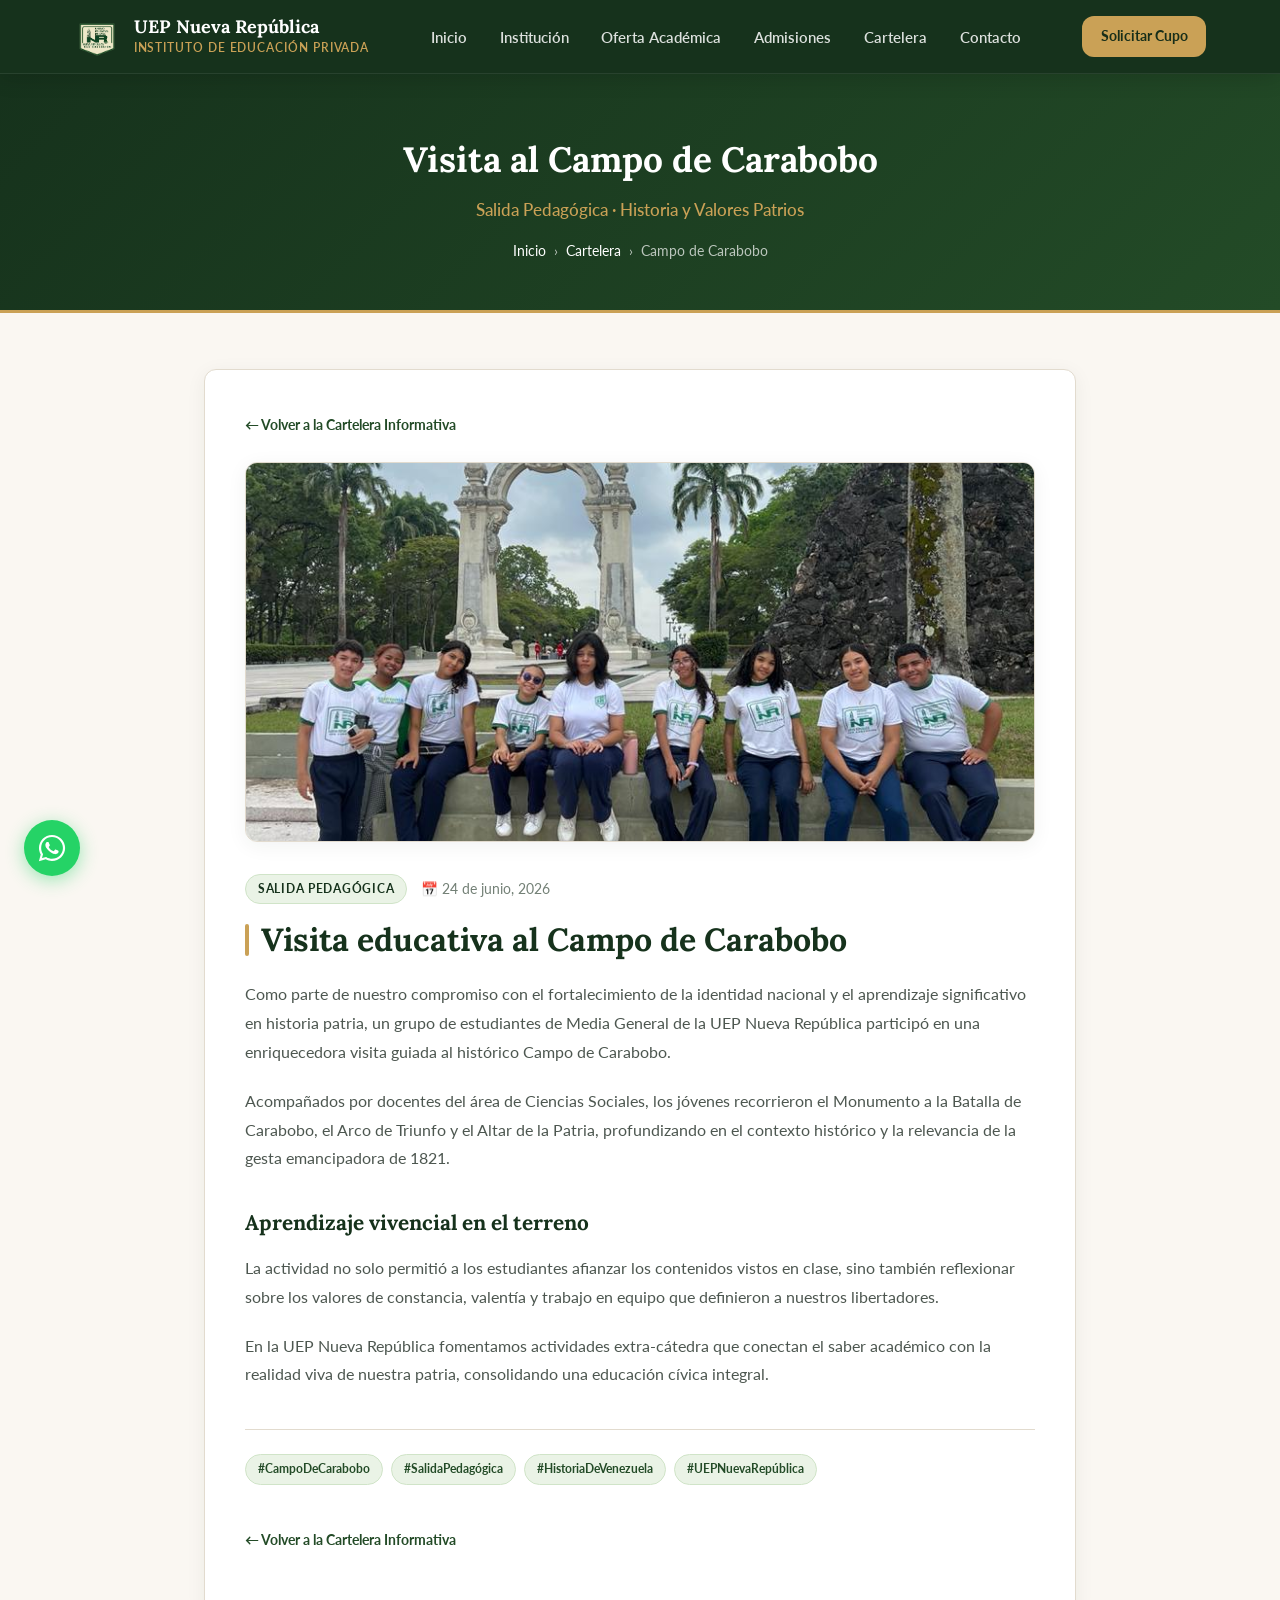
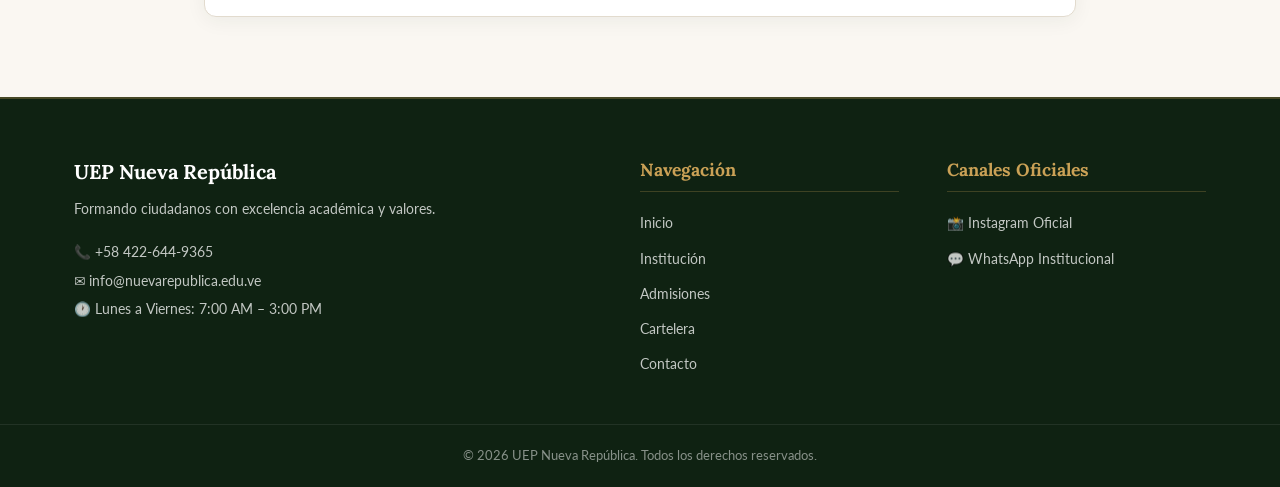
<file: articulo-campo-carabobo.html>
<!DOCTYPE html>
<html lang="es">

<head>
  <meta charset="UTF-8">
  <meta name="viewport" content="width=device-width, initial-scale=1.0">
  <meta name="description"
    content="Estudiantes de UEP Nueva República vivieron una experiencia formativa e histórica inolvidable en el Campo de Carabobo.">
  <title>Visita educativa al Campo de Carabobo | UEP Nueva República</title>

  <!-- Tipografías Google Fonts -->
  <link rel="preconnect" href="https://fonts.googleapis.com">
  <link rel="preconnect" href="https://fonts.gstatic.com" crossorigin>
  <link
    href="https://fonts.googleapis.com/css2?family=Lato:ital,wght@0,300;0,400;0,700;0,900;1,400&family=Lora:ital,wght@0,500;0,600;0,700;1,400;1,600&display=swap"
    rel="stylesheet">

  <style>
    :root {
      --verde-bosque-oscuro: #16321c;
      --verde-bosque-profundo: #0f2212;
      --verde-institucional: #234b27;
      --verde-medio: #356b3b;
      --verde-menta: #eaf3e6;
      --verde-menta-borde: #d0e4c8;
      
      --dorado: #caa156;
      --dorado-hover: #b58d44;
      --dorado-claro: #f4e8cb;
      
      --fondo-crema: #f5efe6;
      --fondo-crema-claro: #faf7f2;
      --blanco: #ffffff;
      
      --texto-oscuro: #1f2721;
      --texto-medio: #4d5750;
      --texto-suave: #738076;
      --borde-suave: #e2dbce;
      
      --radio-sm: 6px;
      --radio-md: 12px;
      --radio-pill: 50px;
      --sombra-card: 0 4px 20px rgba(22, 50, 28, 0.06);
      --sombra-hover: 0 12px 32px rgba(22, 50, 28, 0.12);
      
      --fuente-serif: 'Lora', Georgia, 'Times New Roman', serif;
      --fuente-cuerpo: 'Lato', system-ui, -apple-system, sans-serif;
      --transicion: all 0.28s cubic-bezier(0.4, 0, 0.2, 1);
    }

    *, *::before, *::after {
      box-sizing: border-box;
      margin: 0;
      padding: 0;
    }

    html {
      scroll-behavior: smooth;
    }

    body {
      font-family: var(--fuente-cuerpo);
      font-size: 1rem;
      color: var(--texto-oscuro);
      background-color: var(--fondo-crema-claro);
      line-height: 1.7;
      -webkit-font-smoothing: antialiased;
    }

    img {
      max-width: 100%;
      height: auto;
      display: block;
    }

    a {
      color: inherit;
      text-decoration: none;
      transition: var(--transicion);
    }

    /* Header */
    .header {
      position: sticky;
      top: 0;
      z-index: 1000;
      background-color: var(--verde-bosque-oscuro);
      border-bottom: 1px solid rgba(255, 255, 255, 0.08);
      box-shadow: 0 4px 20px rgba(0, 0, 0, 0.15);
    }

    .header__inner {
      display: flex;
      align-items: center;
      justify-content: space-between;
      padding: 0.85rem 1.5rem;
      max-width: 1180px;
      margin: 0 auto;
    }

    .header__logo {
      display: flex;
      align-items: center;
      gap: 0.85rem;
    }

    .header__logo-img {
      height: 46px;
      width: auto;
      object-fit: contain;
    }

    .header__logo-texto {
      display: flex;
      flex-direction: column;
    }

    .header__logo-nombre {
      font-family: var(--fuente-serif);
      font-size: 1.125rem;
      font-weight: 700;
      color: var(--blanco);
      line-height: 1.2;
    }

    .header__logo-sub {
      font-size: 0.72rem;
      color: var(--dorado);
      text-transform: uppercase;
      letter-spacing: 0.08em;
      font-weight: 600;
    }

    .nav__lista {
      display: flex;
      align-items: center;
      gap: 0.35rem;
      list-style: none;
    }

    .nav__enlace {
      font-size: 0.92rem;
      font-weight: 600;
      color: rgba(255, 255, 255, 0.85);
      padding: 0.5rem 0.85rem;
      border-radius: var(--radio-sm);
    }

    .nav__enlace:hover {
      color: var(--dorado);
      background-color: rgba(255, 255, 255, 0.08);
    }

    .header__cta-btn {
      display: inline-flex;
      align-items: center;
      background-color: var(--dorado);
      color: #172e19;
      font-weight: 700;
      font-size: 0.85rem;
      padding: 0.55rem 1.15rem;
      border-radius: var(--radio-md);
      transition: var(--transicion);
    }

    .header__cta-btn:hover {
      background-color: var(--dorado-hover);
      color: #fff;
    }

    /* Encabezado interior */
    .encabezado-interior {
      background: linear-gradient(135deg, var(--verde-bosque-oscuro), var(--verde-institucional));
      padding: 3.5rem 0 3rem;
      text-align: center;
      border-bottom: 3px solid var(--dorado);
    }

    .encabezado-interior__titulo {
      font-family: var(--fuente-serif);
      font-size: 2.2rem;
      font-weight: 700;
      color: var(--blanco);
    }

    .encabezado-interior__sub {
      color: var(--dorado);
      font-size: 1.05rem;
      margin-top: 0.4rem;
      font-weight: 500;
    }

    .migas {
      display: flex;
      justify-content: center;
      gap: 0.5rem;
      margin-top: 0.85rem;
      font-size: 0.88rem;
      color: rgba(255, 255, 255, 0.7);
    }

    .migas a {
      color: var(--blanco);
    }

    .migas a:hover {
      color: var(--dorado);
      text-decoration: underline;
    }

    /* Contenedor & Articulo */
    .contenedor {
      max-width: 920px;
      margin: 0 auto;
      padding: 0 1.5rem;
    }

    .articulo {
      padding: 3.5rem 0 5rem;
    }

    .articulo-card-box {
      background-color: var(--blanco);
      border: 1px solid var(--borde-suave);
      border-radius: var(--radio-md);
      padding: 2.5rem;
      box-shadow: var(--sombra-card);
    }

    .btn-volver {
      display: inline-flex;
      align-items: center;
      gap: 0.4rem;
      color: var(--verde-institucional);
      font-weight: 700;
      font-size: 0.9rem;
      margin-bottom: 1.5rem;
      transition: var(--transicion);
    }

    .btn-volver:hover {
      color: var(--dorado-hover);
      transform: translateX(-4px);
    }

    .articulo__imagen-destacada {
      width: 100%;
      height: 380px;
      object-fit: cover;
      border-radius: var(--radio-md);
      margin-bottom: 2rem;
      border: 1px solid var(--borde-suave);
      box-shadow: var(--sombra-card);
    }

    .articulo__meta {
      display: flex;
      align-items: center;
      gap: 0.85rem;
      margin-bottom: 1rem;
    }

    .badge-menta {
      font-size: 0.75rem;
      font-weight: 700;
      text-transform: uppercase;
      letter-spacing: 0.06em;
      color: var(--verde-bosque-oscuro);
      background-color: var(--verde-menta);
      border: 1px solid var(--verde-menta-borde);
      padding: 0.25rem 0.75rem;
      border-radius: var(--radio-pill);
    }

    .articulo__fecha {
      font-size: 0.85rem;
      color: var(--texto-suave);
    }

    .articulo__titulo {
      font-family: var(--fuente-serif);
      font-size: 2rem;
      font-weight: 700;
      color: var(--verde-bosque-oscuro);
      line-height: 1.25;
      margin-bottom: 1.25rem;
      position: relative;
      padding-left: 1rem;
    }

    .articulo__titulo::before {
      content: '';
      position: absolute;
      left: 0;
      top: 10%;
      bottom: 10%;
      width: 4px;
      background-color: var(--dorado);
      border-radius: 2px;
    }

    .articulo__cuerpo p {
      color: var(--texto-medio);
      font-size: 1rem;
      line-height: 1.8;
      margin-bottom: 1.25rem;
    }

    .articulo__cuerpo h3 {
      font-family: var(--fuente-serif);
      color: var(--verde-bosque-oscuro);
      font-size: 1.3rem;
      font-weight: 700;
      margin: 2rem 0 0.85rem;
    }

    .etiquetas {
      display: flex;
      flex-wrap: wrap;
      gap: 0.5rem;
      margin-top: 2.5rem;
      padding-top: 1.5rem;
      border-top: 1px solid var(--borde-suave);
    }

    .etiqueta {
      font-size: 0.75rem;
      font-weight: 700;
      color: var(--verde-institucional);
      background-color: var(--verde-menta);
      border: 1px solid var(--verde-menta-borde);
      padding: 0.25rem 0.75rem;
      border-radius: var(--radio-pill);
    }

    /* Footer */
    .footer {
      background-color: var(--verde-bosque-profundo);
      color: var(--blanco);
      padding: 3.5rem 0 0;
      border-top: 2px solid rgba(202, 161, 86, 0.3);
    }

    .footer__grid {
      display: grid;
      grid-template-columns: 2fr 1fr 1fr;
      gap: 3rem;
      padding-bottom: 3rem;
      max-width: 1180px;
      margin: 0 auto;
      padding-left: 1.5rem;
      padding-right: 1.5rem;
    }

    .footer__marca-nombre {
      font-family: var(--fuente-serif);
      font-size: 1.25rem;
      font-weight: 700;
      margin-bottom: 0.5rem;
    }

    .footer__marca-slogan {
      font-size: 0.88rem;
      color: rgba(255, 255, 255, 0.75);
      margin-bottom: 1.25rem;
    }

    .footer__datos p {
      font-size: 0.85rem;
      color: rgba(255, 255, 255, 0.75);
      margin-bottom: 0.35rem;
    }

    .footer__col-titulo {
      font-family: var(--fuente-serif);
      font-size: 1.1rem;
      font-weight: 700;
      color: var(--dorado);
      margin-bottom: 1rem;
      padding-bottom: 0.4rem;
      border-bottom: 1px solid rgba(202, 161, 86, 0.25);
    }

    .footer__enlaces {
      display: flex;
      flex-direction: column;
      gap: 0.5rem;
      list-style: none;
    }

    .footer__enlace {
      font-size: 0.85rem;
      color: rgba(255, 255, 255, 0.75);
    }

    .footer__enlace:hover {
      color: var(--dorado);
      padding-left: 4px;
    }

    .footer__barra {
      border-top: 1px solid rgba(255, 255, 255, 0.08);
      padding: 1.25rem 1.5rem;
      text-align: center;
      font-size: 0.8rem;
      color: rgba(255, 255, 255, 0.5);
    }

    /* Botón flotante */
    .whatsapp-flotante {
      position: fixed;
      bottom: 24px;
      left: 24px;
      z-index: 9999;
      width: 56px;
      height: 56px;
      border-radius: 50%;
      background-color: #25D366;
      display: flex;
      align-items: center;
      justify-content: center;
      box-shadow: 0 4px 18px rgba(37, 211, 102, 0.45);
      transition: all 0.3s ease;
      text-decoration: none;
    }

    .whatsapp-flotante:hover {
      background-color: #20ba5a;
      transform: scale(1.08);
      box-shadow: 0 6px 24px rgba(37, 211, 102, 0.6);
    }

    .whatsapp-flotante svg {
      width: 30px;
      height: 30px;
      fill: #ffffff;
    }

    @media (max-width: 768px) {
      .nav__lista { display: none; }
      .header__cta-btn { display: none; }
      .footer__grid { grid-template-columns: 1fr; gap: 2rem; }
      .articulo-card-box { padding: 1.5rem; }
      .articulo__imagen-destacada { height: 220px; }
      .articulo__titulo { font-size: 1.5rem; }
    }
  </style>

  <!-- Vercel Web Analytics -->
  <script defer src="https://cdn.vercel-insights.com/v1/script.js"></script>
</head>

<body>

  <header class="header">
    <div class="header__inner">
      <a href="index.html" class="header__logo" aria-label="UEP Nueva República — Inicio">
        <img src="img/logo_nr.png" alt="Logo UEP Nueva República" class="header__logo-img">
        <div class="header__logo-texto">
          <span class="header__logo-nombre">UEP Nueva República</span>
          <span class="header__logo-sub">Instituto de Educación Privada</span>
        </div>
      </a>
      <nav aria-label="Menú principal">
        <ul class="nav__lista">
          <li><a class="nav__enlace" href="index.html">Inicio</a></li>
          <li><a class="nav__enlace" href="index.html#institucion">Institución</a></li>
          <li><a class="nav__enlace" href="index.html#oferta">Oferta Académica</a></li>
          <li><a class="nav__enlace" href="index.html#admisiones">Admisiones</a></li>
          <li><a class="nav__enlace" href="index.html#cartelera">Cartelera</a></li>
          <li><a class="nav__enlace" href="index.html#contacto">Contacto</a></li>
        </ul>
      </nav>
      <a href="index.html#admisiones" class="header__cta-btn">Solicitar Cupo</a>
    </div>
  </header>

  <div class="encabezado-interior">
    <div class="contenedor">
      <h1 class="encabezado-interior__titulo">Visita al Campo de Carabobo</h1>
      <p class="encabezado-interior__sub">Salida Pedagógica · Historia y Valores Patrios</p>
      <nav class="migas" aria-label="Ruta de navegación">
        <a href="index.html">Inicio</a>
        <span aria-hidden="true">›</span>
        <a href="index.html#cartelera">Cartelera</a>
        <span aria-hidden="true">›</span>
        <span aria-current="page">Campo de Carabobo</span>
      </nav>
    </div>
  </div>

  <main class="articulo">
    <div class="contenedor">
      <div class="articulo-card-box">
        <a href="index.html#cartelera" class="btn-volver">← Volver a la Cartelera Informativa</a>

        <img src="img/paseo_campo_carabobo_01.jpeg" alt="Visita al Campo de Carabobo — UEP Nueva República" class="articulo__imagen-destacada">

        <div class="articulo__meta">
          <span class="badge-menta">Salida Pedagógica</span>
          <span class="articulo__fecha">📅 24 de junio, 2026</span>
        </div>

        <h1 class="articulo__titulo">Visita educativa al Campo de Carabobo</h1>

        <div class="articulo__cuerpo">
          <p>
            Como parte de nuestro compromiso con el fortalecimiento de la identidad nacional y el aprendizaje significativo en historia patria, un grupo de estudiantes de Media General de la UEP Nueva República participó en una enriquecedora visita guiada al histórico Campo de Carabobo.
          </p>
          <p>
            Acompañados por docentes del área de Ciencias Sociales, los jóvenes recorrieron el Monumento a la Batalla de Carabobo, el Arco de Triunfo y el Altar de la Patria, profundizando en el contexto histórico y la relevancia de la gesta emancipadora de 1821.
          </p>

          <h3>Aprendizaje vivencial en el terreno</h3>
          <p>
            La actividad no solo permitió a los estudiantes afianzar los contenidos vistos en clase, sino también reflexionar sobre los valores de constancia, valentía y trabajo en equipo que definieron a nuestros libertadores.
          </p>
          <p>
            En la UEP Nueva República fomentamos actividades extra-cátedra que conectan el saber académico con la realidad viva de nuestra patria, consolidando una educación cívica integral.
          </p>

          <div class="etiquetas">
            <span class="etiqueta">#CampoDeCarabobo</span>
            <span class="etiqueta">#SalidaPedagógica</span>
            <span class="etiqueta">#HistoriaDeVenezuela</span>
            <span class="etiqueta">#UEPNuevaRepública</span>
          </div>
        </div>

        <div style="margin-top:2.5rem;">
          <a href="index.html#cartelera" class="btn-volver">← Volver a la Cartelera Informativa</a>
        </div>
      </div>
    </div>
  </main>

  <footer class="footer">
    <div class="footer__grid">
      <div>
        <p class="footer__marca-nombre">UEP Nueva República</p>
        <p class="footer__marca-slogan">Formando ciudadanos con excelencia académica y valores.</p>
        <div class="footer__datos">
          <p>📞 +58 422-644-9365</p>
          <p>✉️ info@nuevarepublica.edu.ve</p>
          <p>🕐 Lunes a Viernes: 7:00 AM – 3:00 PM</p>
        </div>
      </div>
      <nav aria-label="Navegación footer">
        <p class="footer__col-titulo">Navegación</p>
        <ul class="footer__enlaces">
          <li><a class="footer__enlace" href="index.html">Inicio</a></li>
          <li><a class="footer__enlace" href="index.html#institucion">Institución</a></li>
          <li><a class="footer__enlace" href="index.html#admisiones">Admisiones</a></li>
          <li><a class="footer__enlace" href="index.html#cartelera">Cartelera</a></li>
          <li><a class="footer__enlace" href="index.html#contacto">Contacto</a></li>
        </ul>
      </nav>
      <div>
        <p class="footer__col-titulo">Canales Oficiales</p>
        <ul class="footer__enlaces">
          <li><a class="footer__enlace" href="https://www.instagram.com/nuevarepublica_u.e.p" target="_blank" rel="noopener">📸 Instagram Oficial</a></li>
          <li><a class="footer__enlace" href="https://wa.me/584226449365" target="_blank" rel="noopener">💬 WhatsApp Institucional</a></li>
        </ul>
      </div>
    </div>
    <div class="footer__barra">© 2026 UEP Nueva República. Todos los derechos reservados.</div>
  </footer>

  <a href="https://wa.me/584226449365" class="whatsapp-flotante" target="_blank" rel="noopener noreferrer" aria-label="WhatsApp">
    <svg xmlns="http://www.w3.org/2000/svg" viewBox="0 0 448 512" width="30" height="30" fill="currentColor" aria-hidden="true">
      <path d="M380.9 97.1C339 55.1 283.2 32 223.9 32c-122.4 0-222 99.6-222 222 0 39.1 10.2 77.3 29.6 111L0 480l117.7-30.9c32.4 17.7 68.9 27 106.1 27h.1c122.3 0 224.1-99.6 224.1-222 0-59.3-25.2-115-67.1-157zm-157 341.6c-33.2 0-65.7-8.9-94-25.7l-6.7-4-69.8 18.3L72 359.2l-4.4-7c-18.5-29.4-28.2-63.3-28.2-98.2 0-101.7 82.8-184.5 184.6-184.5 49.3 0 95.6 19.2 130.4 54.1 34.8 34.9 56.2 81.2 56.1 130.5 0 101.8-84.9 184.6-186.6 184.6zm101.2-138.2c-5.5-2.8-32.8-16.2-37.9-18-5.1-1.9-8.8-2.8-12.5 2.8-3.7 5.6-14.3 18-17.6 21.8-3.2 3.7-6.5 4.2-12 1.4-32.6-16.3-54-29.1-75.5-66-5.7-9.8 5.7-9.1 16.3-30.3 1.8-3.7.9-6.9-.5-9.7-1.4-2.8-12.5-30.1-17.1-41.2-4.5-10.8-9.1-9.3-12.5-9.5-3.2-.2-6.9-.2-10.6-.2-3.7 0-9.7 1.4-14.8 6.9-5.1 5.6-19.4 19-19.4 46.3 0 27.3 19.9 53.7 22.6 57.4 2.8 3.7 39.1 59.7 94.8 83.8 35.2 15.2 49 16.5 66.6 13.9 10.7-1.6 32.8-13.4 37.4-26.4 4.6-13 4.6-24.1 3.2-26.4-1.3-2.5-5-3.9-10.5-6.6z"/>
    </svg>
  </a>

  <script>
  (function(){if(!window.chatbase||window.chatbase("getState")!=="initialized"){window.chatbase=(...arguments)=>{if(!window.chatbase.q){window.chatbase.q=[]}window.chatbase.q.push(arguments)};window.chatbase=new Proxy(window.chatbase,{get(target,prop){if(prop==="q"){return target.q}return(...args)=>target(prop,...args)}})}const onLoad=function(){const script=document.createElement("script");script.src="https://www.chatbase.co/embed.min.js";script.id="VERN_Zf5vGxAp3W9P3Rum";script.domain="www.chatbase.co";document.body.appendChild(script)};if(document.readyState==="complete"){onLoad()}else{window.addEventListener("load",onLoad)}})();
  </script>

</body>
</html>
</file>
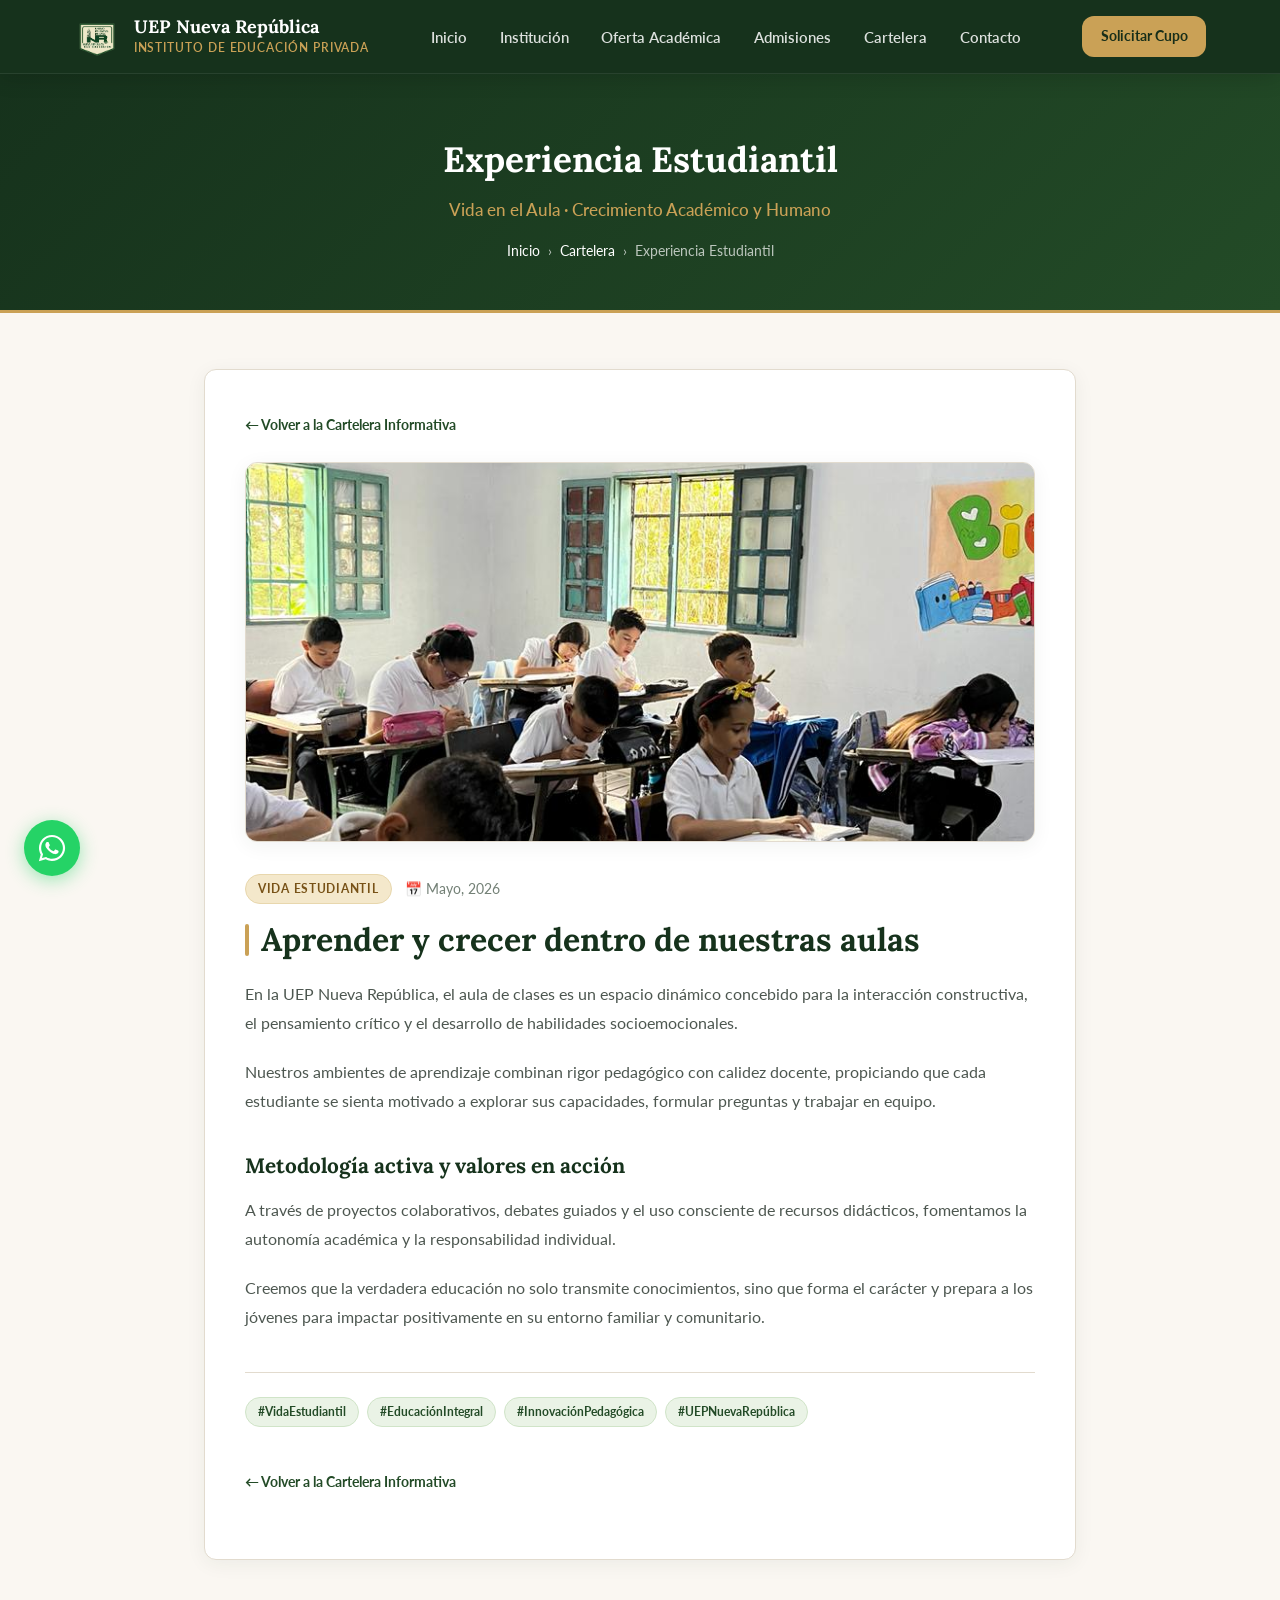
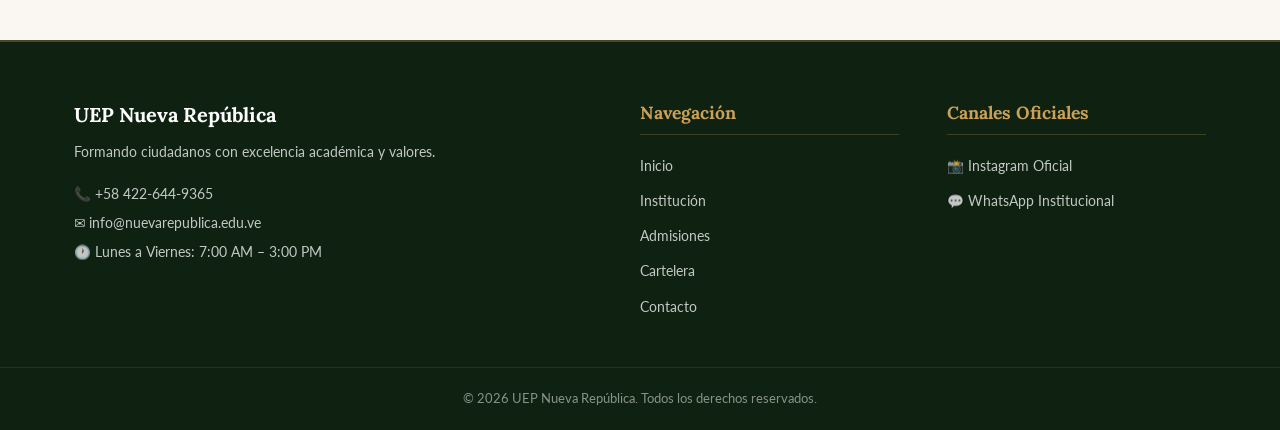
<file: articulo-experiencia-estudiantil.html>
<!DOCTYPE html>
<html lang="es">

<head>
  <meta charset="UTF-8">
  <meta name="viewport" content="width=device-width, initial-scale=1.0">
  <meta name="description"
    content="La experiencia académica y formativa dentro de las aulas de la UEP Nueva República.">
  <title>Aprender y crecer dentro de nuestras aulas | UEP Nueva República</title>

  <!-- Tipografías Google Fonts -->
  <link rel="preconnect" href="https://fonts.googleapis.com">
  <link rel="preconnect" href="https://fonts.gstatic.com" crossorigin>
  <link
    href="https://fonts.googleapis.com/css2?family=Lato:ital,wght@0,300;0,400;0,700;0,900;1,400&family=Lora:ital,wght@0,500;0,600;0,700;1,400;1,600&display=swap"
    rel="stylesheet">

  <style>
    :root {
      --verde-bosque-oscuro: #16321c;
      --verde-bosque-profundo: #0f2212;
      --verde-institucional: #234b27;
      --verde-medio: #356b3b;
      --verde-menta: #eaf3e6;
      --verde-menta-borde: #d0e4c8;

      --dorado: #caa156;
      --dorado-hover: #b58d44;
      --dorado-claro: #f4e8cb;

      --fondo-crema: #f5efe6;
      --fondo-crema-claro: #faf7f2;
      --blanco: #ffffff;

      --texto-oscuro: #1f2721;
      --texto-medio: #4d5750;
      --texto-suave: #738076;
      --borde-suave: #e2dbce;

      --radio-sm: 6px;
      --radio-md: 12px;
      --radio-pill: 50px;
      --sombra-card: 0 4px 20px rgba(22, 50, 28, 0.06);
      --sombra-hover: 0 12px 32px rgba(22, 50, 28, 0.12);

      --fuente-serif: 'Lora', Georgia, 'Times New Roman', serif;
      --fuente-cuerpo: 'Lato', system-ui, -apple-system, sans-serif;
      --transicion: all 0.28s cubic-bezier(0.4, 0, 0.2, 1);
    }

    *,
    *::before,
    *::after {
      box-sizing: border-box;
      margin: 0;
      padding: 0;
    }

    html {
      scroll-behavior: smooth;
    }

    body {
      font-family: var(--fuente-cuerpo);
      font-size: 1rem;
      color: var(--texto-oscuro);
      background-color: var(--fondo-crema-claro);
      line-height: 1.7;
      -webkit-font-smoothing: antialiased;
    }

    img {
      max-width: 100%;
      height: auto;
      display: block;
    }

    a {
      color: inherit;
      text-decoration: none;
      transition: var(--transicion);
    }

    /* Header */
    .header {
      position: sticky;
      top: 0;
      z-index: 1000;
      background-color: var(--verde-bosque-oscuro);
      border-bottom: 1px solid rgba(255, 255, 255, 0.08);
      box-shadow: 0 4px 20px rgba(0, 0, 0, 0.15);
    }

    .header__inner {
      display: flex;
      align-items: center;
      justify-content: space-between;
      padding: 0.85rem 1.5rem;
      max-width: 1180px;
      margin: 0 auto;
    }

    .header__logo {
      display: flex;
      align-items: center;
      gap: 0.85rem;
    }

    .header__logo-img {
      height: 46px;
      width: auto;
      object-fit: contain;
    }

    .header__logo-texto {
      display: flex;
      flex-direction: column;
    }

    .header__logo-nombre {
      font-family: var(--fuente-serif);
      font-size: 1.125rem;
      font-weight: 700;
      color: var(--blanco);
      line-height: 1.2;
    }

    .header__logo-sub {
      font-size: 0.72rem;
      color: var(--dorado);
      text-transform: uppercase;
      letter-spacing: 0.08em;
      font-weight: 600;
    }

    .nav__lista {
      display: flex;
      align-items: center;
      gap: 0.35rem;
      list-style: none;
    }

    .nav__enlace {
      font-size: 0.92rem;
      font-weight: 600;
      color: rgba(255, 255, 255, 0.85);
      padding: 0.5rem 0.85rem;
      border-radius: var(--radio-sm);
    }

    .nav__enlace:hover {
      color: var(--dorado);
      background-color: rgba(255, 255, 255, 0.08);
    }

    .header__cta-btn {
      display: inline-flex;
      align-items: center;
      background-color: var(--dorado);
      color: #172e19;
      font-weight: 700;
      font-size: 0.85rem;
      padding: 0.55rem 1.15rem;
      border-radius: var(--radio-md);
      transition: var(--transicion);
    }

    .header__cta-btn:hover {
      background-color: var(--dorado-hover);
      color: #fff;
    }

    /* Encabezado interior */
    .encabezado-interior {
      background: linear-gradient(135deg, var(--verde-bosque-oscuro), var(--verde-institucional));
      padding: 3.5rem 0 3rem;
      text-align: center;
      border-bottom: 3px solid var(--dorado);
    }

    .encabezado-interior__titulo {
      font-family: var(--fuente-serif);
      font-size: 2.2rem;
      font-weight: 700;
      color: var(--blanco);
    }

    .encabezado-interior__sub {
      color: var(--dorado);
      font-size: 1.05rem;
      margin-top: 0.4rem;
      font-weight: 500;
    }

    .migas {
      display: flex;
      justify-content: center;
      gap: 0.5rem;
      margin-top: 0.85rem;
      font-size: 0.88rem;
      color: rgba(255, 255, 255, 0.7);
    }

    .migas a {
      color: var(--blanco);
    }

    .migas a:hover {
      color: var(--dorado);
      text-decoration: underline;
    }

    /* Contenedor & Articulo */
    .contenedor {
      max-width: 920px;
      margin: 0 auto;
      padding: 0 1.5rem;
    }

    .articulo {
      padding: 3.5rem 0 5rem;
    }

    .articulo-card-box {
      background-color: var(--blanco);
      border: 1px solid var(--borde-suave);
      border-radius: var(--radio-md);
      padding: 2.5rem;
      box-shadow: var(--sombra-card);
    }

    .btn-volver {
      display: inline-flex;
      align-items: center;
      gap: 0.4rem;
      color: var(--verde-institucional);
      font-weight: 700;
      font-size: 0.9rem;
      margin-bottom: 1.5rem;
      transition: var(--transicion);
    }

    .btn-volver:hover {
      color: var(--dorado-hover);
      transform: translateX(-4px);
    }

    .articulo__imagen-destacada {
      width: 100%;
      height: 380px;
      object-fit: cover;
      border-radius: var(--radio-md);
      margin-bottom: 2rem;
      border: 1px solid var(--borde-suave);
      box-shadow: var(--sombra-card);
    }

    .articulo__meta {
      display: flex;
      align-items: center;
      gap: 0.85rem;
      margin-bottom: 1rem;
    }

    .badge-dorado {
      font-size: 0.75rem;
      font-weight: 700;
      text-transform: uppercase;
      letter-spacing: 0.06em;
      color: #785217;
      background-color: var(--dorado-claro);
      border: 1px solid #e8d7ad;
      padding: 0.25rem 0.75rem;
      border-radius: var(--radio-pill);
    }

    .articulo__fecha {
      font-size: 0.85rem;
      color: var(--texto-suave);
    }

    .articulo__titulo {
      font-family: var(--fuente-serif);
      font-size: 2rem;
      font-weight: 700;
      color: var(--verde-bosque-oscuro);
      line-height: 1.25;
      margin-bottom: 1.25rem;
      position: relative;
      padding-left: 1rem;
    }

    .articulo__titulo::before {
      content: '';
      position: absolute;
      left: 0;
      top: 10%;
      bottom: 10%;
      width: 4px;
      background-color: var(--dorado);
      border-radius: 2px;
    }

    .articulo__cuerpo p {
      color: var(--texto-medio);
      font-size: 1rem;
      line-height: 1.8;
      margin-bottom: 1.25rem;
    }

    .articulo__cuerpo h3 {
      font-family: var(--fuente-serif);
      color: var(--verde-bosque-oscuro);
      font-size: 1.3rem;
      font-weight: 700;
      margin: 2rem 0 0.85rem;
    }

    .etiquetas {
      display: flex;
      flex-wrap: wrap;
      gap: 0.5rem;
      margin-top: 2.5rem;
      padding-top: 1.5rem;
      border-top: 1px solid var(--borde-suave);
    }

    .etiqueta {
      font-size: 0.75rem;
      font-weight: 700;
      color: var(--verde-institucional);
      background-color: var(--verde-menta);
      border: 1px solid var(--verde-menta-borde);
      padding: 0.25rem 0.75rem;
      border-radius: var(--radio-pill);
    }

    /* Footer */
    .footer {
      background-color: var(--verde-bosque-profundo);
      color: var(--blanco);
      padding: 3.5rem 0 0;
      border-top: 2px solid rgba(202, 161, 86, 0.3);
    }

    .footer__grid {
      display: grid;
      grid-template-columns: 2fr 1fr 1fr;
      gap: 3rem;
      padding-bottom: 3rem;
      max-width: 1180px;
      margin: 0 auto;
      padding-left: 1.5rem;
      padding-right: 1.5rem;
    }

    .footer__marca-nombre {
      font-family: var(--fuente-serif);
      font-size: 1.25rem;
      font-weight: 700;
      margin-bottom: 0.5rem;
    }

    .footer__marca-slogan {
      font-size: 0.88rem;
      color: rgba(255, 255, 255, 0.75);
      margin-bottom: 1.25rem;
    }

    .footer__datos p {
      font-size: 0.85rem;
      color: rgba(255, 255, 255, 0.75);
      margin-bottom: 0.35rem;
    }

    .footer__col-titulo {
      font-family: var(--fuente-serif);
      font-size: 1.1rem;
      font-weight: 700;
      color: var(--dorado);
      margin-bottom: 1rem;
      padding-bottom: 0.4rem;
      border-bottom: 1px solid rgba(202, 161, 86, 0.25);
    }

    .footer__enlaces {
      display: flex;
      flex-direction: column;
      gap: 0.5rem;
      list-style: none;
    }

    .footer__enlace {
      font-size: 0.85rem;
      color: rgba(255, 255, 255, 0.75);
    }

    .footer__enlace:hover {
      color: var(--dorado);
      padding-left: 4px;
    }

    .footer__barra {
      border-top: 1px solid rgba(255, 255, 255, 0.08);
      padding: 1.25rem 1.5rem;
      text-align: center;
      font-size: 0.8rem;
      color: rgba(255, 255, 255, 0.5);
    }

    /* Botón flotante */
    .whatsapp-flotante {
      position: fixed;
      bottom: 24px;
      left: 24px;
      z-index: 9999;
      width: 56px;
      height: 56px;
      border-radius: 50%;
      background-color: #25D366;
      display: flex;
      align-items: center;
      justify-content: center;
      box-shadow: 0 4px 18px rgba(37, 211, 102, 0.45);
      transition: all 0.3s ease;
      text-decoration: none;
    }

    .whatsapp-flotante:hover {
      background-color: #20ba5a;
      transform: scale(1.08);
      box-shadow: 0 6px 24px rgba(37, 211, 102, 0.6);
    }

    .whatsapp-flotante svg {
      width: 30px;
      height: 30px;
      fill: #ffffff;
    }

    @media (max-width: 768px) {
      .nav__lista {
        display: none;
      }

      .header__cta-btn {
        display: none;
      }

      .footer__grid {
        grid-template-columns: 1fr;
        gap: 2rem;
      }

      .articulo-card-box {
        padding: 1.5rem;
      }

      .articulo__imagen-destacada {
        height: 220px;
      }

      .articulo__titulo {
        font-size: 1.5rem;
      }
    }
  </style>

  <!-- Vercel Web Analytics -->
  <script defer src="https://cdn.vercel-insights.com/v1/script.js"></script>
</head>

<body>

  <header class="header">
    <div class="header__inner">
      <a href="index.html" class="header__logo" aria-label="UEP Nueva República — Inicio">
        <img src="img/logo_nr.png" alt="Logo UEP Nueva República" class="header__logo-img">
        <div class="header__logo-texto">
          <span class="header__logo-nombre">UEP Nueva República</span>
          <span class="header__logo-sub">Instituto de Educación Privada</span>
        </div>
      </a>
      <nav aria-label="Menú principal">
        <ul class="nav__lista">
          <li><a class="nav__enlace" href="index.html">Inicio</a></li>
          <li><a class="nav__enlace" href="index.html#institucion">Institución</a></li>
          <li><a class="nav__enlace" href="index.html#oferta">Oferta Académica</a></li>
          <li><a class="nav__enlace" href="index.html#admisiones">Admisiones</a></li>
          <li><a class="nav__enlace" href="index.html#cartelera">Cartelera</a></li>
          <li><a class="nav__enlace" href="index.html#contacto">Contacto</a></li>
        </ul>
      </nav>
      <a href="index.html#admisiones" class="header__cta-btn">Solicitar Cupo</a>
    </div>
  </header>

  <div class="encabezado-interior">
    <div class="contenedor">
      <h1 class="encabezado-interior__titulo">Experiencia Estudiantil</h1>
      <p class="encabezado-interior__sub">Vida en el Aula · Crecimiento Académico y Humano</p>
      <nav class="migas" aria-label="Ruta de navegación">
        <a href="index.html">Inicio</a>
        <span aria-hidden="true">›</span>
        <a href="index.html#cartelera">Cartelera</a>
        <span aria-hidden="true">›</span>
        <span aria-current="page">Experiencia Estudiantil</span>
      </nav>
    </div>
  </div>

  <main class="articulo">
    <div class="contenedor">
      <div class="articulo-card-box">
        <a href="index.html#cartelera" class="btn-volver">← Volver a la Cartelera Informativa</a>

        <img src="img/jovenes_aula_02.jpeg" alt="Estudiantes en el aula — UEP Nueva República"
          class="articulo__imagen-destacada">

        <div class="articulo__meta">
          <span class="badge-dorado">Vida Estudiantil</span>
          <span class="articulo__fecha">📅 Mayo, 2026</span>
        </div>

        <h1 class="articulo__titulo">Aprender y crecer dentro de nuestras aulas</h1>

        <div class="articulo__cuerpo">
          <p>
            En la UEP Nueva República, el aula de clases es un espacio dinámico concebido para la interacción
            constructiva, el pensamiento crítico y el desarrollo de habilidades socioemocionales.
          </p>
          <p>
            Nuestros ambientes de aprendizaje combinan rigor pedagógico con calidez docente, propiciando que cada
            estudiante se sienta motivado a explorar sus capacidades, formular preguntas y trabajar en equipo.
          </p>

          <h3>Metodología activa y valores en acción</h3>
          <p>
            A través de proyectos colaborativos, debates guiados y el uso consciente de recursos didácticos, fomentamos
            la autonomía académica y la responsabilidad individual.
          </p>
          <p>
            Creemos que la verdadera educación no solo transmite conocimientos, sino que forma el carácter y prepara a
            los jóvenes para impactar positivamente en su entorno familiar y comunitario.
          </p>

          <div class="etiquetas">
            <span class="etiqueta">#VidaEstudiantil</span>
            <span class="etiqueta">#EducaciónIntegral</span>
            <span class="etiqueta">#InnovaciónPedagógica</span>
            <span class="etiqueta">#UEPNuevaRepública</span>
          </div>
        </div>

        <div style="margin-top:2.5rem;">
          <a href="index.html#cartelera" class="btn-volver">← Volver a la Cartelera Informativa</a>
        </div>
      </div>
    </div>
  </main>

  <footer class="footer">
    <div class="footer__grid">
      <div>
        <p class="footer__marca-nombre">UEP Nueva República</p>
        <p class="footer__marca-slogan">Formando ciudadanos con excelencia académica y valores.</p>
        <div class="footer__datos">
          <p>📞 +58 422-644-9365</p>
          <p>✉️ info@nuevarepublica.edu.ve</p>
          <p>🕐 Lunes a Viernes: 7:00 AM – 3:00 PM</p>
        </div>
      </div>
      <nav aria-label="Navegación footer">
        <p class="footer__col-titulo">Navegación</p>
        <ul class="footer__enlaces">
          <li><a class="footer__enlace" href="index.html">Inicio</a></li>
          <li><a class="footer__enlace" href="index.html#institucion">Institución</a></li>
          <li><a class="footer__enlace" href="index.html#admisiones">Admisiones</a></li>
          <li><a class="footer__enlace" href="index.html#cartelera">Cartelera</a></li>
          <li><a class="footer__enlace" href="index.html#contacto">Contacto</a></li>
        </ul>
      </nav>
      <div>
        <p class="footer__col-titulo">Canales Oficiales</p>
        <ul class="footer__enlaces">
          <li><a class="footer__enlace" href="https://www.instagram.com/nuevarepublica_u.e.p" target="_blank"
              rel="noopener">📸 Instagram Oficial</a></li>
          <li><a class="footer__enlace" href="https://wa.me/584226449365" target="_blank" rel="noopener">💬 WhatsApp
              Institucional</a></li>
        </ul>
      </div>
    </div>
    <div class="footer__barra">© 2026 UEP Nueva República. Todos los derechos reservados.</div>
  </footer>

  <a href="https://wa.me/584226449365" class="whatsapp-flotante" target="_blank" rel="noopener noreferrer"
    aria-label="WhatsApp">
    <svg xmlns="http://www.w3.org/2000/svg" viewBox="0 0 448 512" width="30" height="30" fill="currentColor" aria-hidden="true">
      <path d="M380.9 97.1C339 55.1 283.2 32 223.9 32c-122.4 0-222 99.6-222 222 0 39.1 10.2 77.3 29.6 111L0 480l117.7-30.9c32.4 17.7 68.9 27 106.1 27h.1c122.3 0 224.1-99.6 224.1-222 0-59.3-25.2-115-67.1-157zm-157 341.6c-33.2 0-65.7-8.9-94-25.7l-6.7-4-69.8 18.3L72 359.2l-4.4-7c-18.5-29.4-28.2-63.3-28.2-98.2 0-101.7 82.8-184.5 184.6-184.5 49.3 0 95.6 19.2 130.4 54.1 34.8 34.9 56.2 81.2 56.1 130.5 0 101.8-84.9 184.6-186.6 184.6zm101.2-138.2c-5.5-2.8-32.8-16.2-37.9-18-5.1-1.9-8.8-2.8-12.5 2.8-3.7 5.6-14.3 18-17.6 21.8-3.2 3.7-6.5 4.2-12 1.4-32.6-16.3-54-29.1-75.5-66-5.7-9.8 5.7-9.1 16.3-30.3 1.8-3.7.9-6.9-.5-9.7-1.4-2.8-12.5-30.1-17.1-41.2-4.5-10.8-9.1-9.3-12.5-9.5-3.2-.2-6.9-.2-10.6-.2-3.7 0-9.7 1.4-14.8 6.9-5.1 5.6-19.4 19-19.4 46.3 0 27.3 19.9 53.7 22.6 57.4 2.8 3.7 39.1 59.7 94.8 83.8 35.2 15.2 49 16.5 66.6 13.9 10.7-1.6 32.8-13.4 37.4-26.4 4.6-13 4.6-24.1 3.2-26.4-1.3-2.5-5-3.9-10.5-6.6z"/>
    </svg>
  </a>

  <script>
    (function () { if (!window.chatbase || window.chatbase("getState") !== "initialized") { window.chatbase = (...arguments) => { if (!window.chatbase.q) { window.chatbase.q = [] } window.chatbase.q.push(arguments) }; window.chatbase = new Proxy(window.chatbase, { get(target, prop) { if (prop === "q") { return target.q } return (...args) => target(prop, ...args) } }) } const onLoad = function () { const script = document.createElement("script"); script.src = "https://www.chatbase.co/embed.min.js"; script.id = "VERN_Zf5vGxAp3W9P3Rum"; script.domain = "www.chatbase.co"; document.body.appendChild(script) }; if (document.readyState === "complete") { onLoad() } else { window.addEventListener("load", onLoad) } })();
  </script>

</body>

</html>
</file>
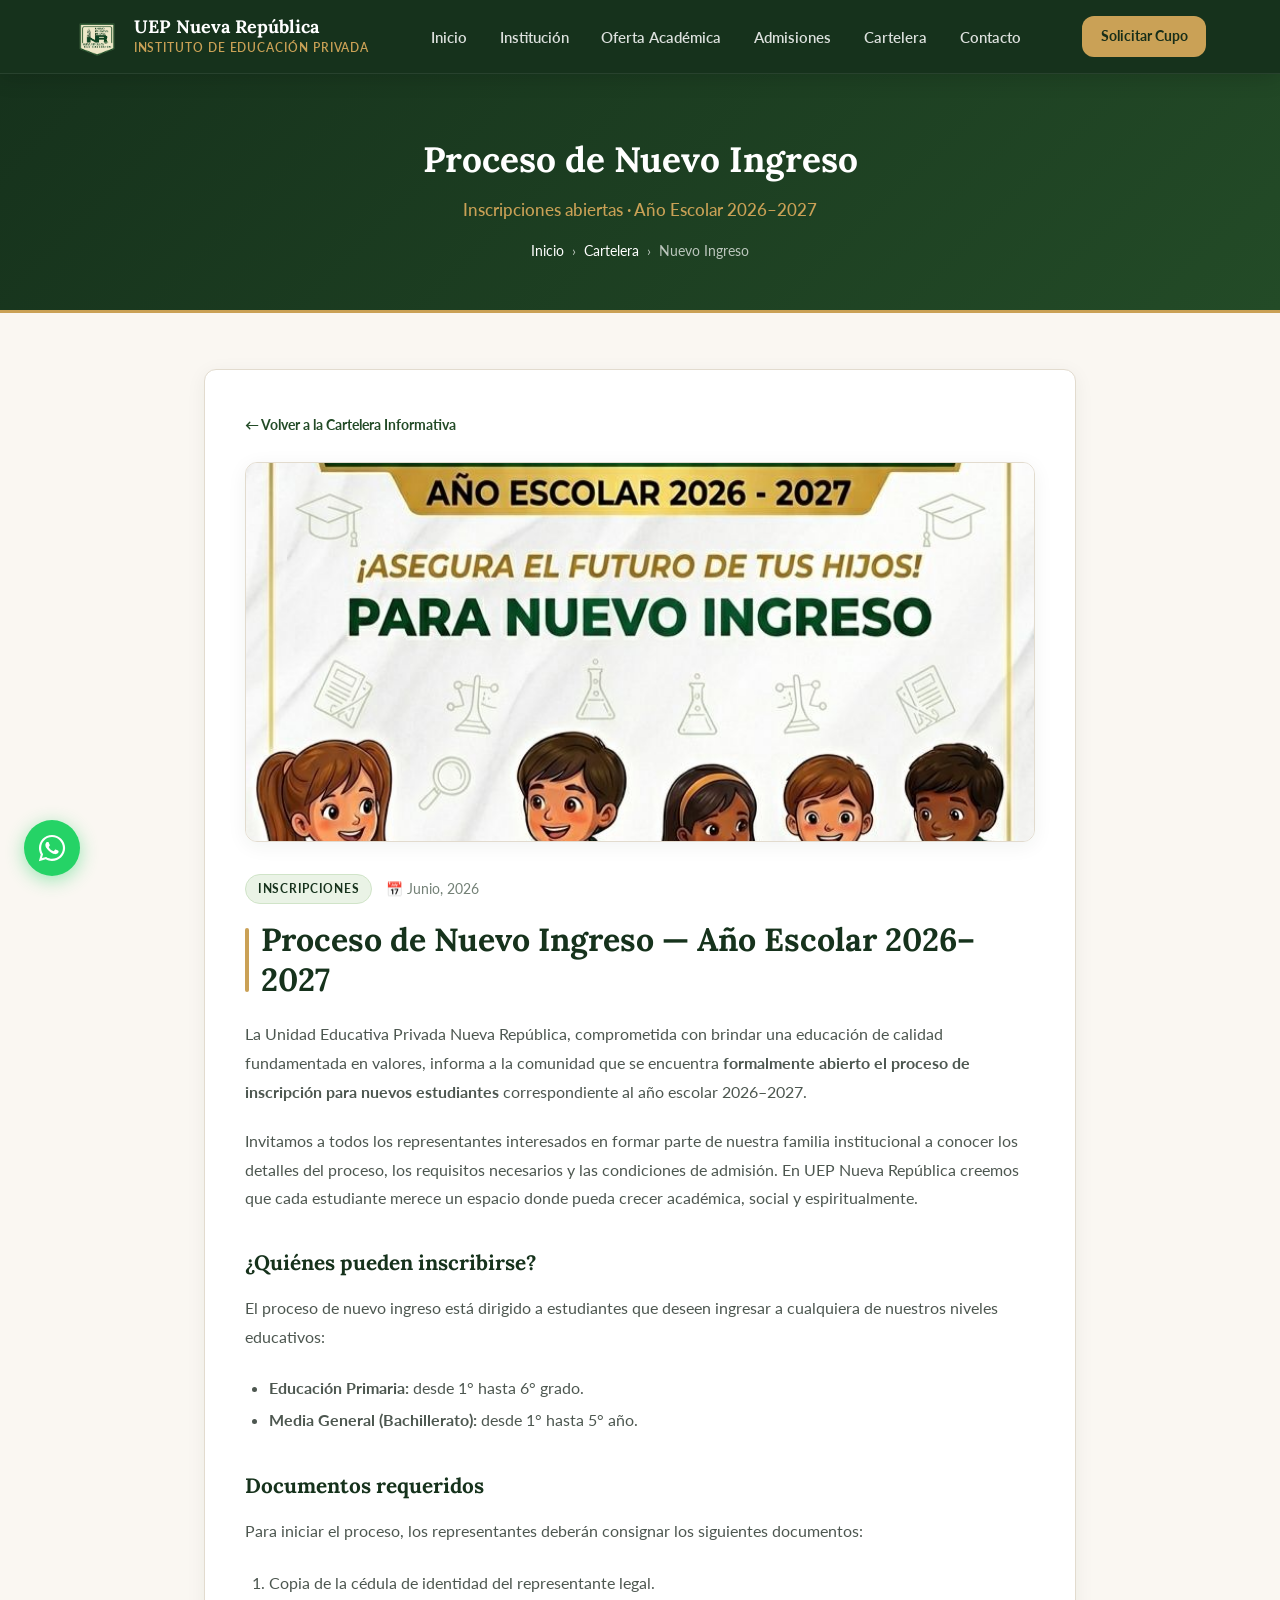
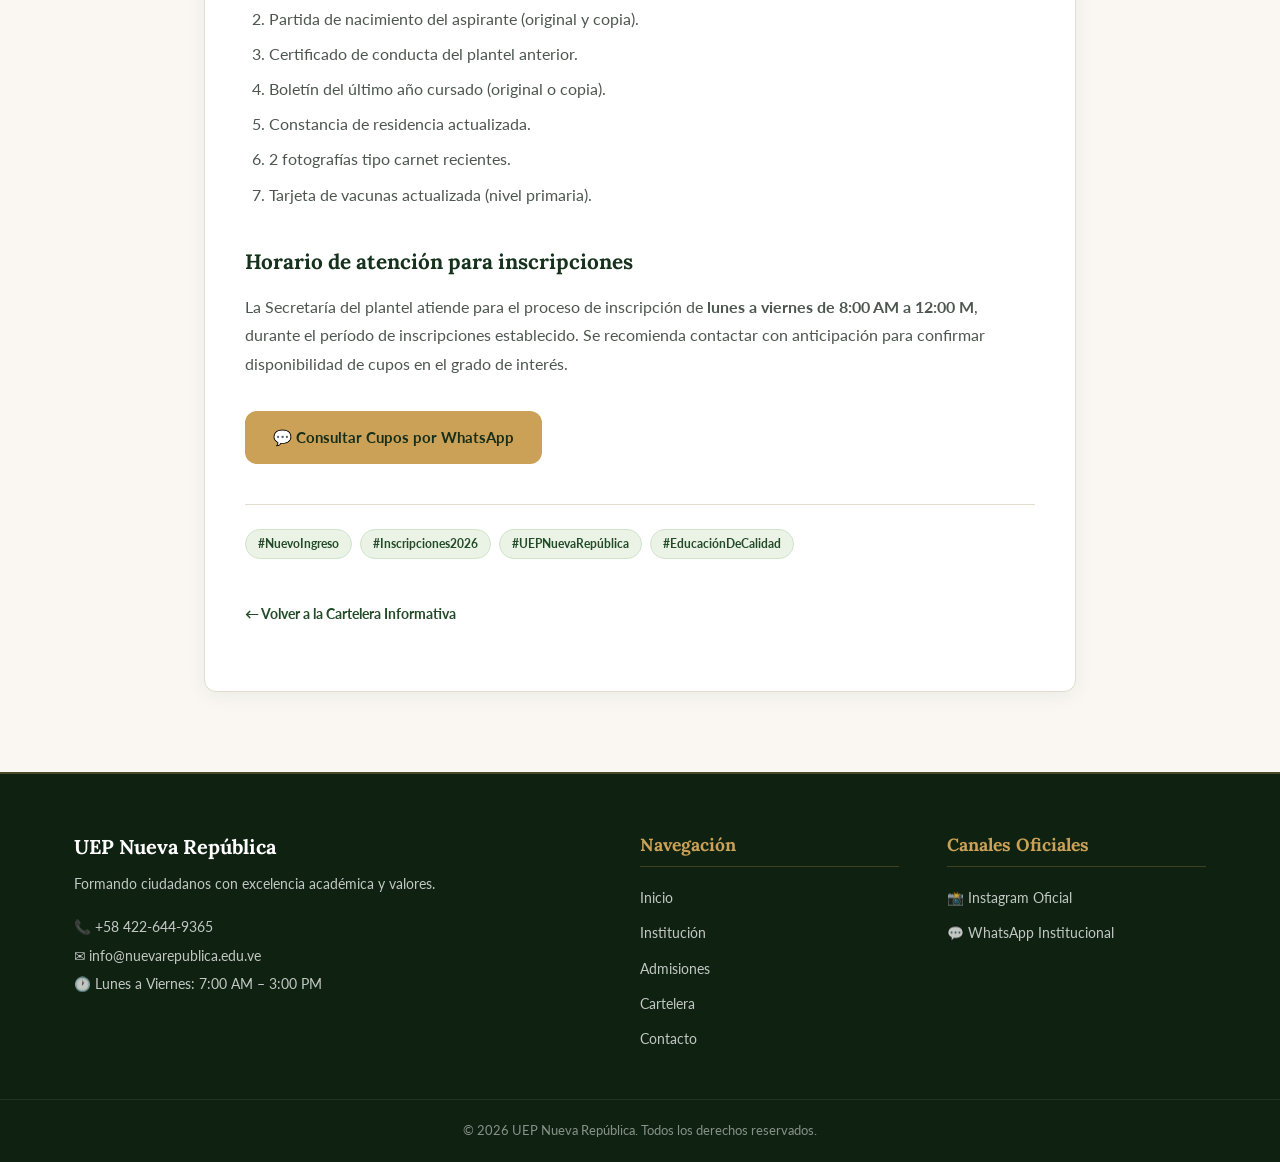
<file: aviso-nuevo-ingreso.html>
<!DOCTYPE html>
<html lang="es">

<head>
  <meta charset="UTF-8">
  <meta name="viewport" content="width=device-width, initial-scale=1.0">
  <meta name="description"
    content="Proceso de inscripción para nuevos estudiantes UEP Nueva República 2026–2027. Conoce los requisitos, pasos y fechas oficiales.">
  <title>Proceso de Nuevo Ingreso 2026–2027 | UEP Nueva República</title>

  <!-- Tipografías Google Fonts -->
  <link rel="preconnect" href="https://fonts.googleapis.com">
  <link rel="preconnect" href="https://fonts.gstatic.com" crossorigin>
  <link
    href="https://fonts.googleapis.com/css2?family=Lato:ital,wght@0,300;0,400;0,700;0,900;1,400&family=Lora:ital,wght@0,500;0,600;0,700;1,400;1,600&display=swap"
    rel="stylesheet">

  <style>
    :root {
      --verde-bosque-oscuro: #16321c;
      --verde-bosque-profundo: #0f2212;
      --verde-institucional: #234b27;
      --verde-medio: #356b3b;
      --verde-menta: #eaf3e6;
      --verde-menta-borde: #d0e4c8;
      
      --dorado: #caa156;
      --dorado-hover: #b58d44;
      --dorado-claro: #f4e8cb;
      
      --fondo-crema: #f5efe6;
      --fondo-crema-claro: #faf7f2;
      --blanco: #ffffff;
      
      --texto-oscuro: #1f2721;
      --texto-medio: #4d5750;
      --texto-suave: #738076;
      --borde-suave: #e2dbce;
      
      --radio-sm: 6px;
      --radio-md: 12px;
      --radio-pill: 50px;
      --sombra-card: 0 4px 20px rgba(22, 50, 28, 0.06);
      --sombra-hover: 0 12px 32px rgba(22, 50, 28, 0.12);
      
      --fuente-serif: 'Lora', Georgia, 'Times New Roman', serif;
      --fuente-cuerpo: 'Lato', system-ui, -apple-system, sans-serif;
      --transicion: all 0.28s cubic-bezier(0.4, 0, 0.2, 1);
    }

    *, *::before, *::after {
      box-sizing: border-box;
      margin: 0;
      padding: 0;
    }

    html {
      scroll-behavior: smooth;
    }

    body {
      font-family: var(--fuente-cuerpo);
      font-size: 1rem;
      color: var(--texto-oscuro);
      background-color: var(--fondo-crema-claro);
      line-height: 1.7;
      -webkit-font-smoothing: antialiased;
    }

    img {
      max-width: 100%;
      height: auto;
      display: block;
    }

    a {
      color: inherit;
      text-decoration: none;
      transition: var(--transicion);
    }

    /* Header */
    .header {
      position: sticky;
      top: 0;
      z-index: 1000;
      background-color: var(--verde-bosque-oscuro);
      border-bottom: 1px solid rgba(255, 255, 255, 0.08);
      box-shadow: 0 4px 20px rgba(0, 0, 0, 0.15);
    }

    .header__inner {
      display: flex;
      align-items: center;
      justify-content: space-between;
      padding: 0.85rem 1.5rem;
      max-width: 1180px;
      margin: 0 auto;
    }

    .header__logo {
      display: flex;
      align-items: center;
      gap: 0.85rem;
    }

    .header__logo-img {
      height: 46px;
      width: auto;
      object-fit: contain;
    }

    .header__logo-texto {
      display: flex;
      flex-direction: column;
    }

    .header__logo-nombre {
      font-family: var(--fuente-serif);
      font-size: 1.125rem;
      font-weight: 700;
      color: var(--blanco);
      line-height: 1.2;
    }

    .header__logo-sub {
      font-size: 0.72rem;
      color: var(--dorado);
      text-transform: uppercase;
      letter-spacing: 0.08em;
      font-weight: 600;
    }

    .nav__lista {
      display: flex;
      align-items: center;
      gap: 0.35rem;
      list-style: none;
    }

    .nav__enlace {
      font-size: 0.92rem;
      font-weight: 600;
      color: rgba(255, 255, 255, 0.85);
      padding: 0.5rem 0.85rem;
      border-radius: var(--radio-sm);
    }

    .nav__enlace:hover {
      color: var(--dorado);
      background-color: rgba(255, 255, 255, 0.08);
    }

    .header__cta-btn {
      display: inline-flex;
      align-items: center;
      background-color: var(--dorado);
      color: #172e19;
      font-weight: 700;
      font-size: 0.85rem;
      padding: 0.55rem 1.15rem;
      border-radius: var(--radio-md);
      transition: var(--transicion);
    }

    .header__cta-btn:hover {
      background-color: var(--dorado-hover);
      color: #fff;
    }

    /* Encabezado interior */
    .encabezado-interior {
      background: linear-gradient(135deg, var(--verde-bosque-oscuro), var(--verde-institucional));
      padding: 3.5rem 0 3rem;
      text-align: center;
      border-bottom: 3px solid var(--dorado);
    }

    .encabezado-interior__titulo {
      font-family: var(--fuente-serif);
      font-size: 2.2rem;
      font-weight: 700;
      color: var(--blanco);
    }

    .encabezado-interior__sub {
      color: var(--dorado);
      font-size: 1.05rem;
      margin-top: 0.4rem;
      font-weight: 500;
    }

    .migas {
      display: flex;
      justify-content: center;
      gap: 0.5rem;
      margin-top: 0.85rem;
      font-size: 0.88rem;
      color: rgba(255, 255, 255, 0.7);
    }

    .migas a {
      color: var(--blanco);
    }

    .migas a:hover {
      color: var(--dorado);
      text-decoration: underline;
    }

    /* Contenedor & Articulo */
    .contenedor {
      max-width: 920px;
      margin: 0 auto;
      padding: 0 1.5rem;
    }

    .articulo {
      padding: 3.5rem 0 5rem;
    }

    .articulo-card-box {
      background-color: var(--blanco);
      border: 1px solid var(--borde-suave);
      border-radius: var(--radio-md);
      padding: 2.5rem;
      box-shadow: var(--sombra-card);
    }

    .btn-volver {
      display: inline-flex;
      align-items: center;
      gap: 0.4rem;
      color: var(--verde-institucional);
      font-weight: 700;
      font-size: 0.9rem;
      margin-bottom: 1.5rem;
      transition: var(--transicion);
    }

    .btn-volver:hover {
      color: var(--dorado-hover);
      transform: translateX(-4px);
    }

    .articulo__imagen-destacada {
      width: 100%;
      height: 380px;
      object-fit: cover;
      border-radius: var(--radio-md);
      margin-bottom: 2rem;
      border: 1px solid var(--borde-suave);
      box-shadow: var(--sombra-card);
    }

    .articulo__meta {
      display: flex;
      align-items: center;
      gap: 0.85rem;
      margin-bottom: 1rem;
    }

    .badge-menta {
      font-size: 0.75rem;
      font-weight: 700;
      text-transform: uppercase;
      letter-spacing: 0.06em;
      color: var(--verde-bosque-oscuro);
      background-color: var(--verde-menta);
      border: 1px solid var(--verde-menta-borde);
      padding: 0.25rem 0.75rem;
      border-radius: var(--radio-pill);
    }

    .articulo__fecha {
      font-size: 0.85rem;
      color: var(--texto-suave);
    }

    .articulo__titulo {
      font-family: var(--fuente-serif);
      font-size: 2rem;
      font-weight: 700;
      color: var(--verde-bosque-oscuro);
      line-height: 1.25;
      margin-bottom: 1.25rem;
      position: relative;
      padding-left: 1rem;
    }

    .articulo__titulo::before {
      content: '';
      position: absolute;
      left: 0;
      top: 10%;
      bottom: 10%;
      width: 4px;
      background-color: var(--dorado);
      border-radius: 2px;
    }

    .articulo__cuerpo p {
      color: var(--texto-medio);
      font-size: 1rem;
      line-height: 1.8;
      margin-bottom: 1.25rem;
    }

    .articulo__cuerpo h3 {
      font-family: var(--fuente-serif);
      color: var(--verde-bosque-oscuro);
      font-size: 1.3rem;
      font-weight: 700;
      margin: 2rem 0 0.85rem;
    }

    .etiquetas {
      display: flex;
      flex-wrap: wrap;
      gap: 0.5rem;
      margin-top: 2.5rem;
      padding-top: 1.5rem;
      border-top: 1px solid var(--borde-suave);
    }

    .etiqueta {
      font-size: 0.75rem;
      font-weight: 700;
      color: var(--verde-institucional);
      background-color: var(--verde-menta);
      border: 1px solid var(--verde-menta-borde);
      padding: 0.25rem 0.75rem;
      border-radius: var(--radio-pill);
    }

    /* Footer */
    .footer {
      background-color: var(--verde-bosque-profundo);
      color: var(--blanco);
      padding: 3.5rem 0 0;
      border-top: 2px solid rgba(202, 161, 86, 0.3);
    }

    .footer__grid {
      display: grid;
      grid-template-columns: 2fr 1fr 1fr;
      gap: 3rem;
      padding-bottom: 3rem;
      max-width: 1180px;
      margin: 0 auto;
      padding-left: 1.5rem;
      padding-right: 1.5rem;
    }

    .footer__marca-nombre {
      font-family: var(--fuente-serif);
      font-size: 1.25rem;
      font-weight: 700;
      margin-bottom: 0.5rem;
    }

    .footer__marca-slogan {
      font-size: 0.88rem;
      color: rgba(255, 255, 255, 0.75);
      margin-bottom: 1.25rem;
    }

    .footer__datos p {
      font-size: 0.85rem;
      color: rgba(255, 255, 255, 0.75);
      margin-bottom: 0.35rem;
    }

    .footer__col-titulo {
      font-family: var(--fuente-serif);
      font-size: 1.1rem;
      font-weight: 700;
      color: var(--dorado);
      margin-bottom: 1rem;
      padding-bottom: 0.4rem;
      border-bottom: 1px solid rgba(202, 161, 86, 0.25);
    }

    .footer__enlaces {
      display: flex;
      flex-direction: column;
      gap: 0.5rem;
      list-style: none;
    }

    .footer__enlace {
      font-size: 0.85rem;
      color: rgba(255, 255, 255, 0.75);
    }

    .footer__enlace:hover {
      color: var(--dorado);
      padding-left: 4px;
    }

    .footer__barra {
      border-top: 1px solid rgba(255, 255, 255, 0.08);
      padding: 1.25rem 1.5rem;
      text-align: center;
      font-size: 0.8rem;
      color: rgba(255, 255, 255, 0.5);
    }

    /* Botón flotante */
    .whatsapp-flotante {
      position: fixed;
      bottom: 24px;
      left: 24px;
      z-index: 9999;
      width: 56px;
      height: 56px;
      border-radius: 50%;
      background-color: #25D366;
      display: flex;
      align-items: center;
      justify-content: center;
      box-shadow: 0 4px 18px rgba(37, 211, 102, 0.45);
      transition: all 0.3s ease;
      text-decoration: none;
    }

    .whatsapp-flotante:hover {
      background-color: #20ba5a;
      transform: scale(1.08);
      box-shadow: 0 6px 24px rgba(37, 211, 102, 0.6);
    }

    .whatsapp-flotante svg {
      width: 30px;
      height: 30px;
      fill: #ffffff;
    }

    @media (max-width: 768px) {
      .nav__lista { display: none; }
      .header__cta-btn { display: none; }
      .footer__grid { grid-template-columns: 1fr; gap: 2rem; }
      .articulo-card-box { padding: 1.5rem; }
      .articulo__imagen-destacada { height: 220px; }
      .articulo__titulo { font-size: 1.5rem; }
    }
  </style>

  <!-- Vercel Web Analytics -->
  <script defer src="https://cdn.vercel-insights.com/v1/script.js"></script>
</head>

<body>

  <header class="header">
    <div class="header__inner">
      <a href="index.html" class="header__logo" aria-label="UEP Nueva República — Inicio">
        <img src="img/logo_nr.png" alt="Logo UEP Nueva República" class="header__logo-img">
        <div class="header__logo-texto">
          <span class="header__logo-nombre">UEP Nueva República</span>
          <span class="header__logo-sub">Instituto de Educación Privada</span>
        </div>
      </a>
      <nav aria-label="Menú principal">
        <ul class="nav__lista">
          <li><a class="nav__enlace" href="index.html">Inicio</a></li>
          <li><a class="nav__enlace" href="index.html#institucion">Institución</a></li>
          <li><a class="nav__enlace" href="index.html#oferta">Oferta Académica</a></li>
          <li><a class="nav__enlace" href="index.html#admisiones">Admisiones</a></li>
          <li><a class="nav__enlace" href="index.html#cartelera">Cartelera</a></li>
          <li><a class="nav__enlace" href="index.html#contacto">Contacto</a></li>
        </ul>
      </nav>
      <a href="index.html#admisiones" class="header__cta-btn">Solicitar Cupo</a>
    </div>
  </header>

  <div class="encabezado-interior">
    <div class="contenedor">
      <h1 class="encabezado-interior__titulo">Proceso de Nuevo Ingreso</h1>
      <p class="encabezado-interior__sub">Inscripciones abiertas · Año Escolar 2026–2027</p>
      <nav class="migas" aria-label="Ruta de navegación">
        <a href="index.html">Inicio</a>
        <span aria-hidden="true">›</span>
        <a href="index.html#cartelera">Cartelera</a>
        <span aria-hidden="true">›</span>
        <span aria-current="page">Nuevo Ingreso</span>
      </nav>
    </div>
  </div>

  <main class="articulo">
    <div class="contenedor">
      <div class="articulo-card-box">
        <a href="index.html#cartelera" class="btn-volver">← Volver a la Cartelera Informativa</a>

        <img src="img/nuevo_ingreso.jpeg" alt="Proceso de Nuevo Ingreso — UEP Nueva República" class="articulo__imagen-destacada">

        <div class="articulo__meta">
          <span class="badge-menta">Inscripciones</span>
          <span class="articulo__fecha">📅 Junio, 2026</span>
        </div>

        <h1 class="articulo__titulo">Proceso de Nuevo Ingreso — Año Escolar 2026–2027</h1>

        <div class="articulo__cuerpo">
          <p>
            La Unidad Educativa Privada Nueva República, comprometida con brindar una educación de calidad fundamentada en valores, informa a la comunidad que se encuentra <strong>formalmente abierto el proceso de inscripción para nuevos estudiantes</strong> correspondiente al año escolar 2026–2027.
          </p>
          <p>
            Invitamos a todos los representantes interesados en formar parte de nuestra familia institucional a conocer los detalles del proceso, los requisitos necesarios y las condiciones de admisión. En UEP Nueva República creemos que cada estudiante merece un espacio donde pueda crecer académica, social y espiritualmente.
          </p>

          <h3>¿Quiénes pueden inscribirse?</h3>
          <p>El proceso de nuevo ingreso está dirigido a estudiantes que deseen ingresar a cualquiera de nuestros niveles educativos:</p>
          <ul style="list-style:disc; padding-left:1.5rem; color:var(--texto-medio); margin-bottom:1.25rem; line-height:2;">
            <li><strong>Educación Primaria:</strong> desde 1° hasta 6° grado.</li>
            <li><strong>Media General (Bachillerato):</strong> desde 1° hasta 5° año.</li>
          </ul>

          <h3>Documentos requeridos</h3>
          <p>Para iniciar el proceso, los representantes deberán consignar los siguientes documentos:</p>
          <ol style="list-style:decimal; padding-left:1.5rem; color:var(--texto-medio); margin-bottom:1.25rem; line-height:2.2;">
            <li>Copia de la cédula de identidad del representante legal.</li>
            <li>Partida de nacimiento del aspirante (original y copia).</li>
            <li>Certificado de conducta del plantel anterior.</li>
            <li>Boletín del último año cursado (original o copia).</li>
            <li>Constancia de residencia actualizada.</li>
            <li>2 fotografías tipo carnet recientes.</li>
            <li>Tarjeta de vacunas actualizada (nivel primaria).</li>
          </ol>

          <h3>Horario de atención para inscripciones</h3>
          <p>
            La Secretaría del plantel atiende para el proceso de inscripción de <strong>lunes a viernes de 8:00 AM a 12:00 M</strong>, durante el período de inscripciones establecido. Se recomienda contactar con anticipación para confirmar disponibilidad de cupos en el grado de interés.
          </p>

          <div style="display:flex; flex-wrap:wrap; gap:1rem; margin:2rem 0;">
            <a href="https://wa.me/584226449365" target="_blank" rel="noopener noreferrer"
               style="display:inline-flex; align-items:center; gap:0.5rem; background:var(--dorado); color:#172e19; font-weight:700; padding:0.85rem 1.75rem; border-radius:var(--radio-md); font-size:0.95rem;">
              💬 Consultar Cupos por WhatsApp
            </a>
          </div>

          <div class="etiquetas">
            <span class="etiqueta">#NuevoIngreso</span>
            <span class="etiqueta">#Inscripciones2026</span>
            <span class="etiqueta">#UEPNuevaRepública</span>
            <span class="etiqueta">#EducaciónDeCalidad</span>
          </div>
        </div>

        <div style="margin-top:2.5rem;">
          <a href="index.html#cartelera" class="btn-volver">← Volver a la Cartelera Informativa</a>
        </div>
      </div>
    </div>
  </main>

  <footer class="footer">
    <div class="footer__grid">
      <div>
        <p class="footer__marca-nombre">UEP Nueva República</p>
        <p class="footer__marca-slogan">Formando ciudadanos con excelencia académica y valores.</p>
        <div class="footer__datos">
          <p>📞 +58 422-644-9365</p>
          <p>✉️ info@nuevarepublica.edu.ve</p>
          <p>🕐 Lunes a Viernes: 7:00 AM – 3:00 PM</p>
        </div>
      </div>
      <nav aria-label="Navegación footer">
        <p class="footer__col-titulo">Navegación</p>
        <ul class="footer__enlaces">
          <li><a class="footer__enlace" href="index.html">Inicio</a></li>
          <li><a class="footer__enlace" href="index.html#institucion">Institución</a></li>
          <li><a class="footer__enlace" href="index.html#admisiones">Admisiones</a></li>
          <li><a class="footer__enlace" href="index.html#cartelera">Cartelera</a></li>
          <li><a class="footer__enlace" href="index.html#contacto">Contacto</a></li>
        </ul>
      </nav>
      <div>
        <p class="footer__col-titulo">Canales Oficiales</p>
        <ul class="footer__enlaces">
          <li><a class="footer__enlace" href="https://www.instagram.com/nuevarepublica_u.e.p" target="_blank" rel="noopener">📸 Instagram Oficial</a></li>
          <li><a class="footer__enlace" href="https://wa.me/584226449365" target="_blank" rel="noopener">💬 WhatsApp Institucional</a></li>
        </ul>
      </div>
    </div>
    <div class="footer__barra">© 2026 UEP Nueva República. Todos los derechos reservados.</div>
  </footer>

  <a href="https://wa.me/584226449365" class="whatsapp-flotante" target="_blank" rel="noopener noreferrer" aria-label="WhatsApp">
    <svg xmlns="http://www.w3.org/2000/svg" viewBox="0 0 448 512" width="30" height="30" fill="currentColor" aria-hidden="true">
      <path d="M380.9 97.1C339 55.1 283.2 32 223.9 32c-122.4 0-222 99.6-222 222 0 39.1 10.2 77.3 29.6 111L0 480l117.7-30.9c32.4 17.7 68.9 27 106.1 27h.1c122.3 0 224.1-99.6 224.1-222 0-59.3-25.2-115-67.1-157zm-157 341.6c-33.2 0-65.7-8.9-94-25.7l-6.7-4-69.8 18.3L72 359.2l-4.4-7c-18.5-29.4-28.2-63.3-28.2-98.2 0-101.7 82.8-184.5 184.6-184.5 49.3 0 95.6 19.2 130.4 54.1 34.8 34.9 56.2 81.2 56.1 130.5 0 101.8-84.9 184.6-186.6 184.6zm101.2-138.2c-5.5-2.8-32.8-16.2-37.9-18-5.1-1.9-8.8-2.8-12.5 2.8-3.7 5.6-14.3 18-17.6 21.8-3.2 3.7-6.5 4.2-12 1.4-32.6-16.3-54-29.1-75.5-66-5.7-9.8 5.7-9.1 16.3-30.3 1.8-3.7.9-6.9-.5-9.7-1.4-2.8-12.5-30.1-17.1-41.2-4.5-10.8-9.1-9.3-12.5-9.5-3.2-.2-6.9-.2-10.6-.2-3.7 0-9.7 1.4-14.8 6.9-5.1 5.6-19.4 19-19.4 46.3 0 27.3 19.9 53.7 22.6 57.4 2.8 3.7 39.1 59.7 94.8 83.8 35.2 15.2 49 16.5 66.6 13.9 10.7-1.6 32.8-13.4 37.4-26.4 4.6-13 4.6-24.1 3.2-26.4-1.3-2.5-5-3.9-10.5-6.6z"/>
    </svg>
  </a>

  <script>
  (function(){if(!window.chatbase||window.chatbase("getState")!=="initialized"){window.chatbase=(...arguments)=>{if(!window.chatbase.q){window.chatbase.q=[]}window.chatbase.q.push(arguments)};window.chatbase=new Proxy(window.chatbase,{get(target,prop){if(prop==="q"){return target.q}return(...args)=>target(prop,...args)}})}const onLoad=function(){const script=document.createElement("script");script.src="https://www.chatbase.co/embed.min.js";script.id="VERN_Zf5vGxAp3W9P3Rum";script.domain="www.chatbase.co";document.body.appendChild(script)};if(document.readyState==="complete"){onLoad()}else{window.addEventListener("load",onLoad)}})();
  </script>

</body>
</html>
</file>
